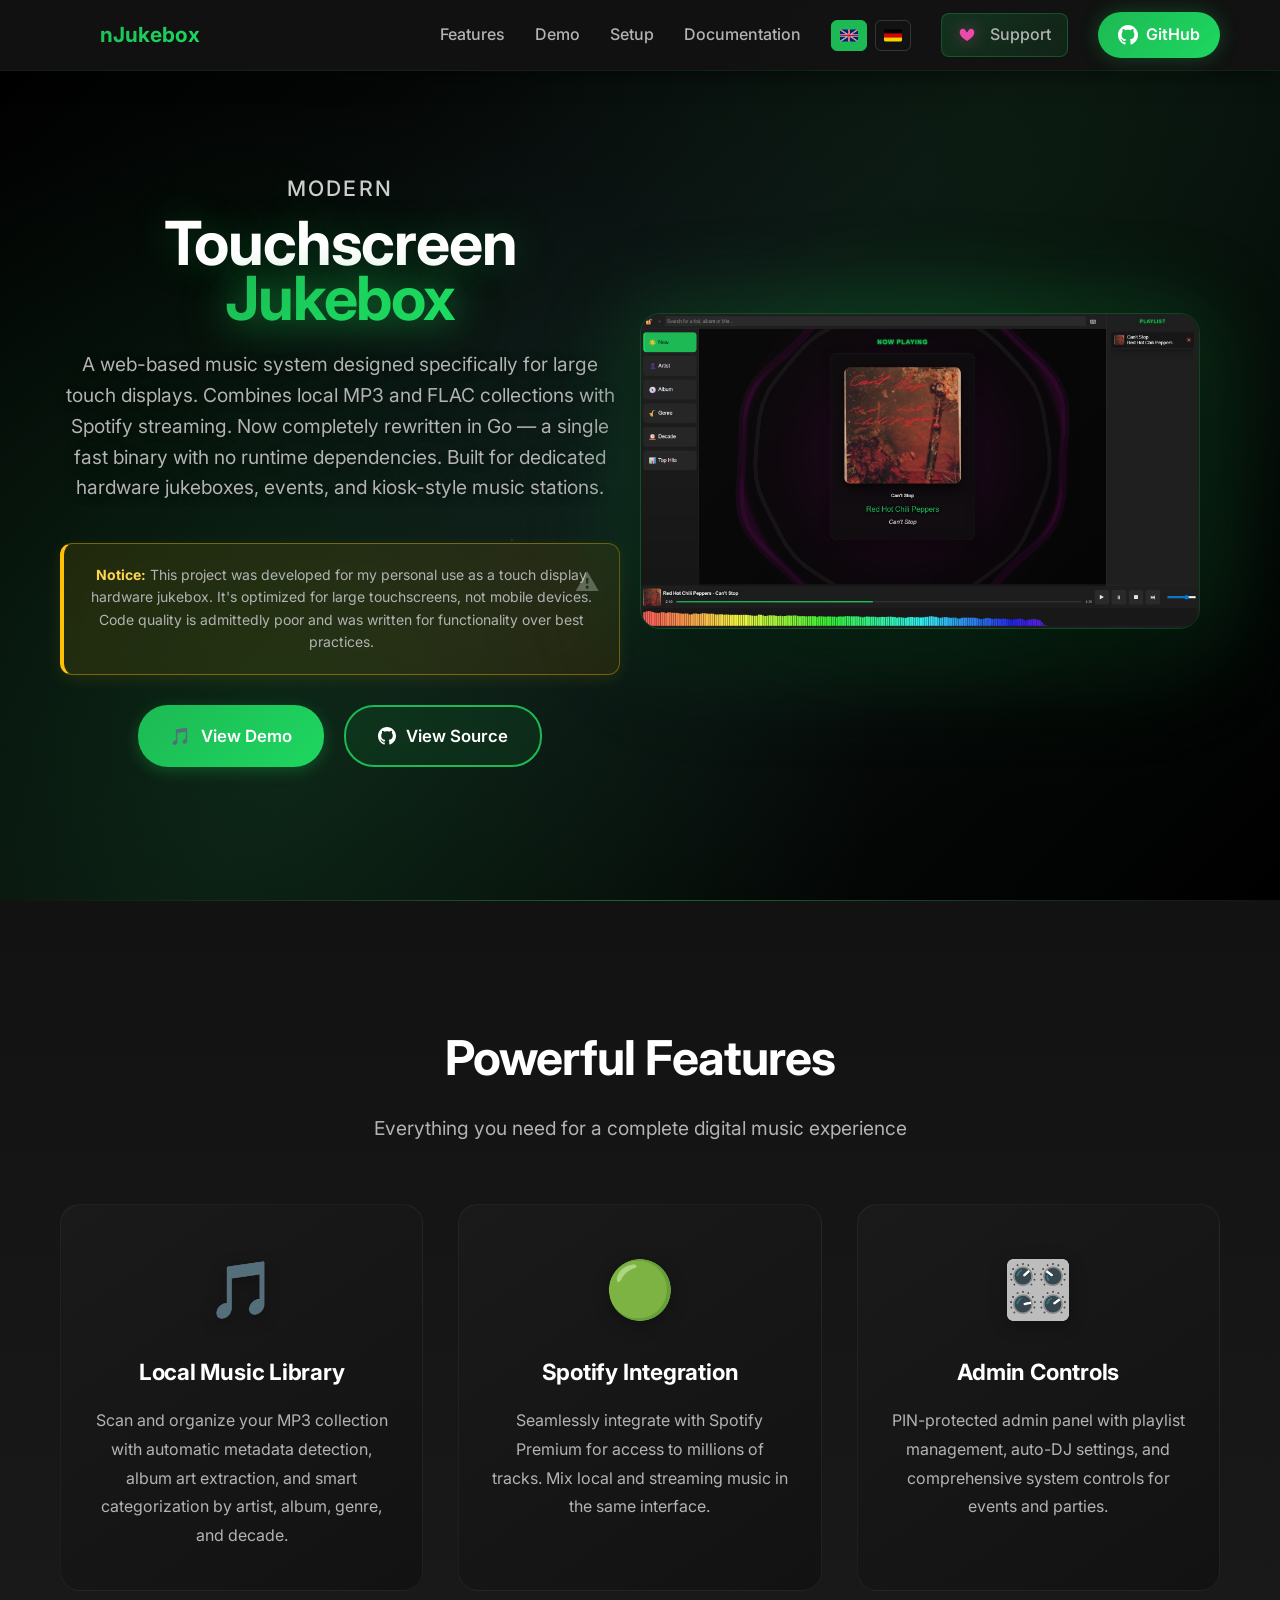
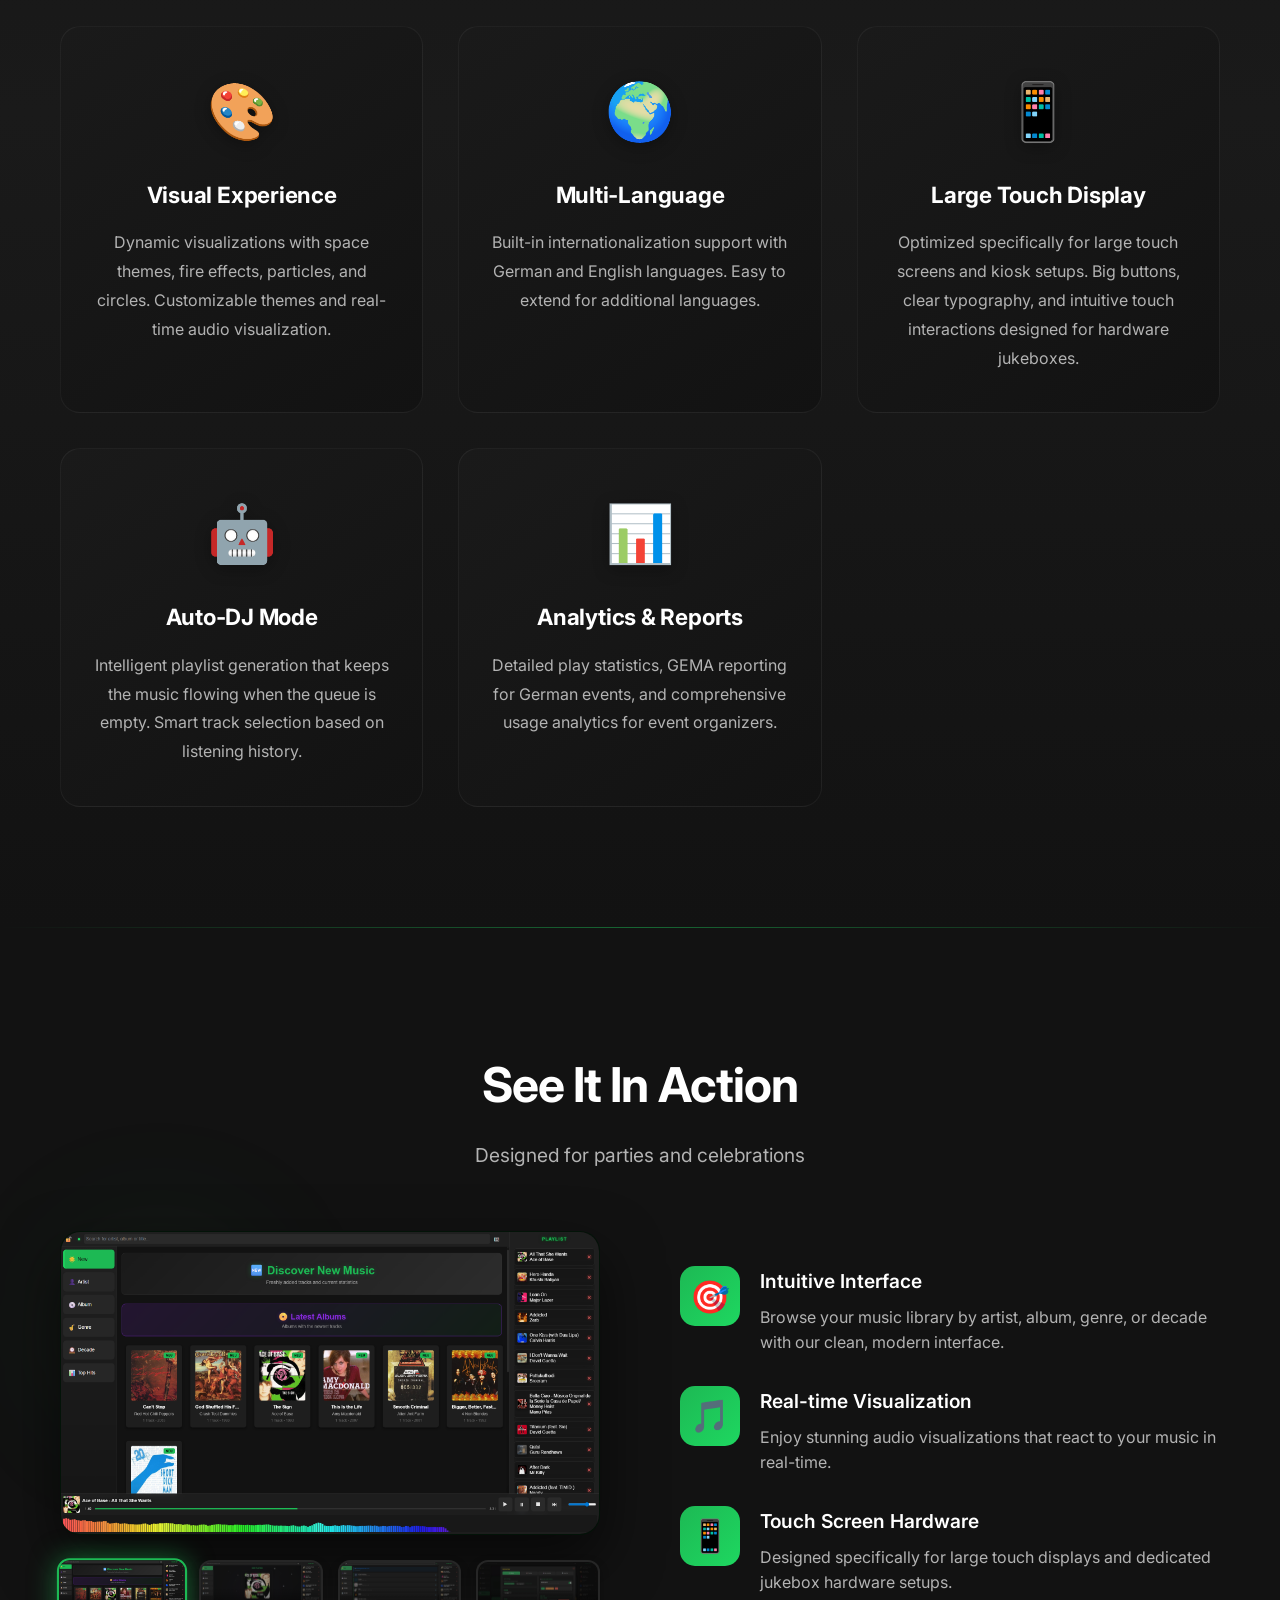
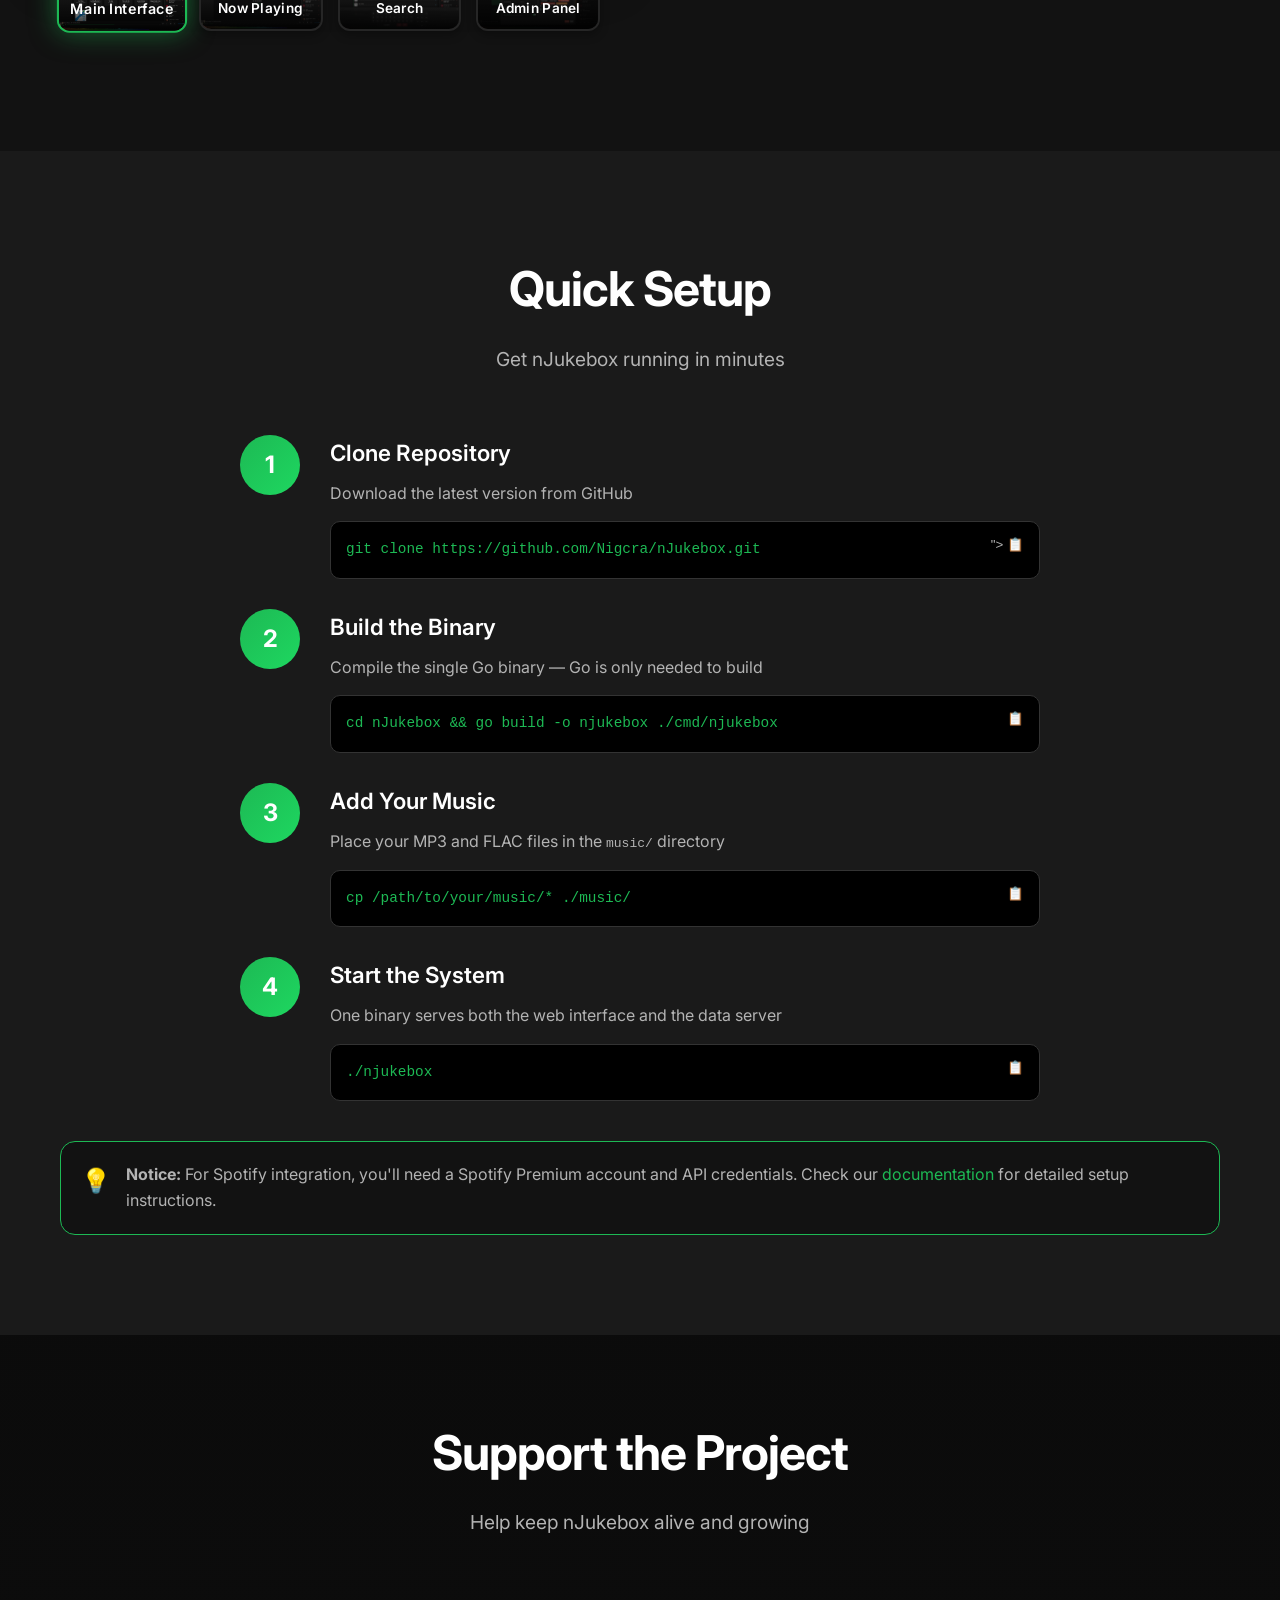
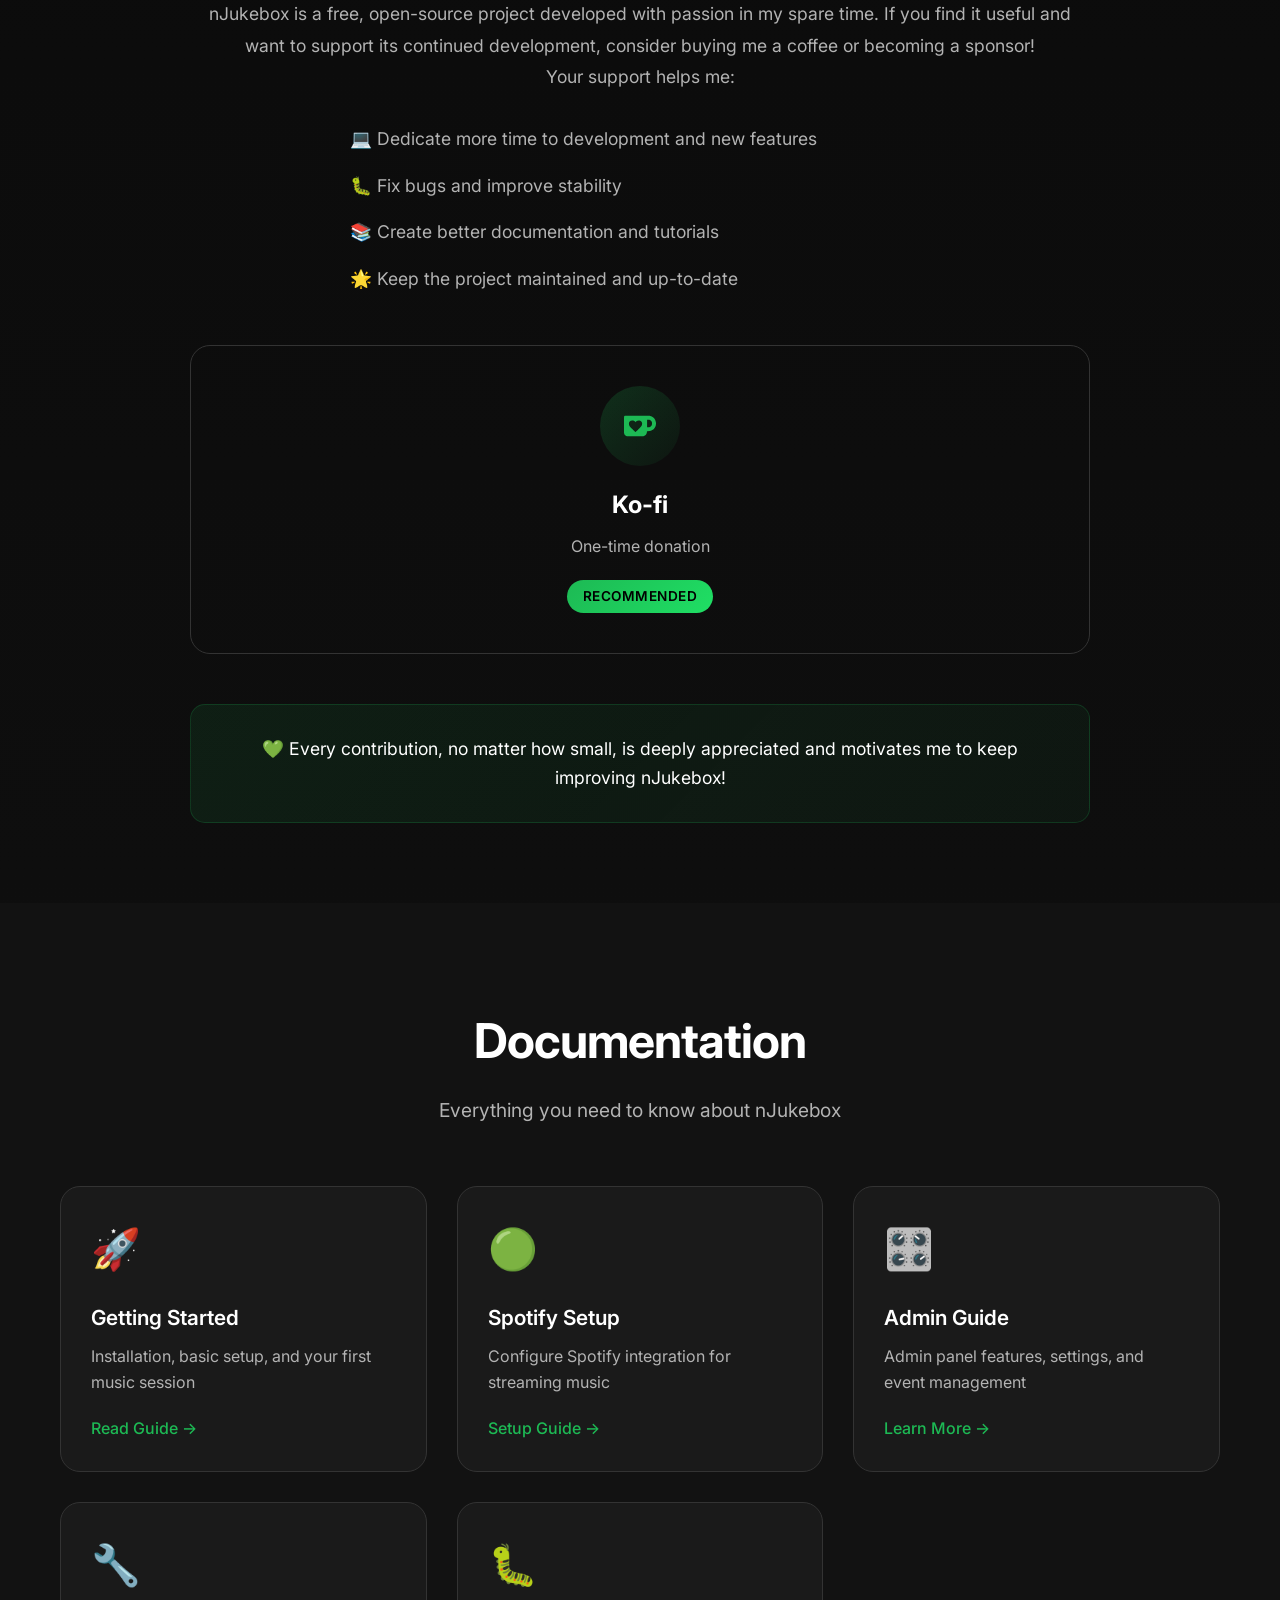
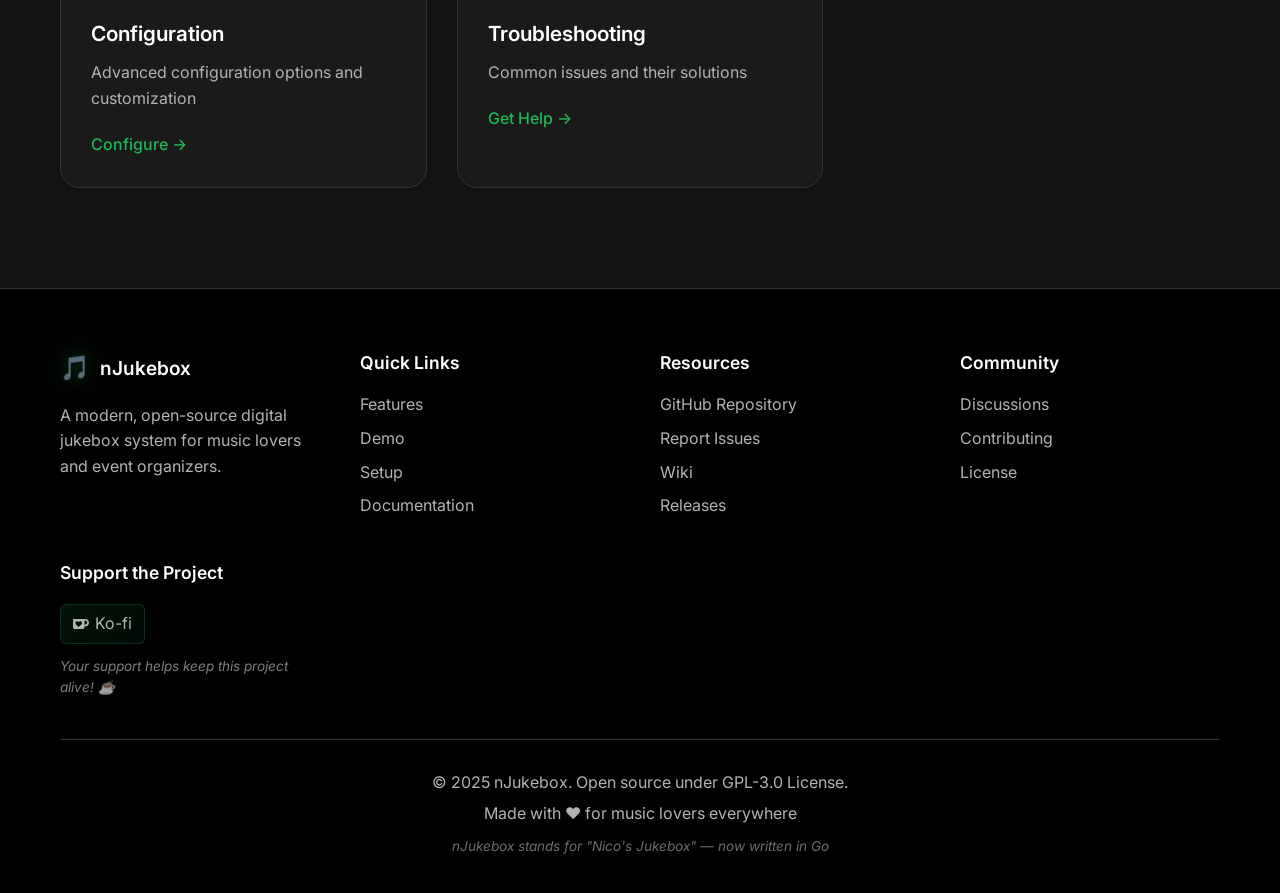
<file: index.html>
<!DOCTYPE html>
<html lang="en">
<head>
    <meta charset="UTF-8">
    <meta name="viewport" content="width=device-width, initial-scale=1.0">
    <title>nJukebox - Modern Touchscreen Music System</title>
    <meta name="description" content="A modern, web-based jukebox system with Spotify integration, admin controls, and multi-language support. Written in Go as a single binary for dedicated hardware jukeboxes and touch displays.">
    <meta name="keywords" content="jukebox, music system, touchscreen, Spotify, Go, golang, web-based jukebox, music player, MP3 player, party music, event music">
    <meta name="author" content="Nigcra">
    <meta http-equiv="X-UA-Compatible" content="IE=edge">
    <meta http-equiv="content-language" content="en, de">
    <meta name="renderer" content="webkit">
    <link rel="canonical" href="https://nigcra.github.io/nJukebox-Website/">
    <link rel="sitemap" type="application/xml" title="Sitemap" href="/sitemap.xml">
    <link rel="icon" href="data:image/svg+xml,<svg xmlns='http://www.w3.org/2000/svg' viewBox='0 0 100 100'><text y='.9em' font-size='90'>🎵</text></svg>">
    <link rel="stylesheet" href="style.css">
    <link href="https://fonts.googleapis.com/css2?family=Inter:wght@300;400;500;600;700&display=swap" rel="stylesheet">
</head>
<body>
    <!-- Hero Section -->
    <header class="hero">
        <nav class="navbar">
            <div class="nav-container">
                <div class="nav-brand">
                    <span class="logo">🎵</span>
                    <span class="brand-name">nJukebox</span>
                </div>
                <div class="nav-menu">
                    <a href="#features" class="nav-link">Features</a>
                    <a href="#demo" class="nav-link">Demo</a>
                    <a href="#setup" class="nav-link">Setup</a>
                    <a href="#docs" class="nav-link">Documentation</a>
                    <div class="language-selector">
                        <button class="lang-btn active" data-lang="en" title="English">
                            <svg class="flag-icon" viewBox="0 0 24 16" fill="none" xmlns="http://www.w3.org/2000/svg">
                                <rect width="24" height="16" fill="#012169"/>
                                <path d="M0 0L24 16M24 0L0 16" stroke="#FFFFFF" stroke-width="1.6"/>
                                <path d="M12 0V16M0 8H24" stroke="#FFFFFF" stroke-width="2.7"/>
                                <path d="M12 0V16M0 8H24" stroke="#C8102E" stroke-width="1.6"/>
                                <path d="M0 0L24 16M24 0L0 16" stroke="#C8102E" stroke-width="0.8"/>
                            </svg>
                        </button>
                        <button class="lang-btn" data-lang="de" title="Deutsch">
                            <svg class="flag-icon" viewBox="0 0 24 16" fill="none" xmlns="http://www.w3.org/2000/svg">
                                <rect width="24" height="5.33" fill="#000000"/>
                                <rect y="5.33" width="24" height="5.33" fill="#DD0000"/>
                                <rect y="10.67" width="24" height="5.33" fill="#FFCE00"/>
                            </svg>
                        </button>
                    </div>
                    <a href="#support" class="nav-link support-btn">
                        <svg width="18" height="18" fill="currentColor" viewBox="0 0 16 16" style="vertical-align: middle; margin-right: 6px;">
                            <path d="M4.25 2.5c-1.336 0-2.75 1.164-2.75 3 0 2.15 1.58 4.144 3.365 5.682A20.565 20.565 0 008 13.393a20.561 20.561 0 003.135-2.211C12.92 9.644 14.5 7.65 14.5 5.5c0-1.836-1.414-3-2.75-3-1.373 0-2.609.986-3.029 2.456a.75.75 0 01-1.442 0C6.859 3.486 5.623 2.5 4.25 2.5z"/>
                        </svg>
                        <span data-lang="en">Support</span>
                        <span data-lang="de" style="display: none;">Unterstützen</span>
                    </a>
                    <a href="https://github.com/Nigcra/nJukebox" class="nav-link github-link" target="_blank">
                        <svg width="20" height="20" fill="currentColor" viewBox="0 0 24 24">
                            <path d="M12 0c-6.626 0-12 5.373-12 12 0 5.302 3.438 9.8 8.207 11.387.599.111.793-.261.793-.577v-2.234c-3.338.726-4.033-1.416-4.033-1.416-.546-1.387-1.333-1.756-1.333-1.756-1.089-.745.083-.729.083-.729 1.205.084 1.839 1.237 1.839 1.237 1.07 1.834 2.807 1.304 3.492.997.107-.775.418-1.305.762-1.604-2.665-.305-5.467-1.334-5.467-5.931 0-1.311.469-2.381 1.236-3.221-.124-.303-.535-1.524.117-3.176 0 0 1.008-.322 3.301 1.23.957-.266 1.983-.399 3.003-.404 1.02.005 2.047.138 3.006.404 2.291-1.552 3.297-1.23 3.297-1.23.653 1.653.242 2.874.118 3.176.77.84 1.235 1.911 1.235 3.221 0 4.609-2.807 5.624-5.479 5.921.43.372.823 1.102.823 2.222v3.293c0 .319.192.694.801.576 4.765-1.589 8.199-6.086 8.199-11.386 0-6.627-5.373-12-12-12z"/>
                        </svg>
                        GitHub
                    </a>
                </div>
                <div class="mobile-menu-toggle">
                    <span></span>
                    <span></span>
                    <span></span>
                </div>
            </div>
        </nav>

        <div class="hero-content">
            <div class="hero-text">                
                <!-- English Content -->
                <div class="lang-content" data-lang="en">
                    <h1 class="hero-title">
                        <span class="title-prefix">Modern</span><br>Touchscreen <span class="gradient-text">Jukebox</span>
                    </h1>
                    <p class="hero-subtitle">
                        A web-based music system designed specifically for large touch displays. Combines local MP3 and FLAC collections with Spotify streaming.
                        Now completely rewritten in Go &mdash; a single fast binary with no runtime dependencies.
                        Built for dedicated hardware jukeboxes, events, and kiosk-style music stations.
                    </p>
                    <div class="disclaimer">
                        <p><strong>Notice:</strong> This project was developed for my personal use as a touch display hardware jukebox. 
                        It's optimized for large touchscreens, not mobile devices. Code quality is admittedly poor and was written for functionality over best practices.</p>
                    </div>
                    <div class="hero-buttons">
                        <a href="#demo" class="btn btn-primary">
                            <span>🎵</span>
                            View Demo
                        </a>
                        <a href="https://github.com/Nigcra/nJukebox" class="btn btn-secondary" target="_blank">
                            <svg width="18" height="18" fill="currentColor" viewBox="0 0 24 24">
                                <path d="M12 0c-6.626 0-12 5.373-12 12 0 5.302 3.438 9.8 8.207 11.387.599.111.793-.261.793-.577v-2.234c-3.338.726-4.033-1.416-4.033-1.416-.546-1.387-1.333-1.756-1.333-1.756-1.089-.745.083-.729.083-.729 1.205.084 1.839 1.237 1.839 1.237 1.07 1.834 2.807 1.304 3.492.997.107-.775.418-1.305.762-1.604-2.665-.305-5.467-1.334-5.467-5.931 0-1.311.469-2.381 1.236-3.221-.124-.303-.535-1.524.117-3.176 0 0 1.008-.322 3.301 1.23.957-.266 1.983-.399 3.003-.404 1.02.005 2.047.138 3.006.404 2.291-1.552 3.297-1.23 3.297-1.23.653 1.653.242 2.874.118 3.176.77.84 1.235 1.911 1.235 3.221 0 4.609-2.807 5.624-5.479 5.921.43.372.823 1.102.823 2.222v3.293c0 .319.192.694.801.576 4.765-1.589 8.199-6.086 8.199-11.386 0-6.627-5.373-12-12-12z"/>
                            </svg>
                            View Source
                        </a>
                    </div>
                </div>
                
                <!-- German Content -->
                <div class="lang-content" data-lang="de" style="display: none;">
                    <h1 class="hero-title">
                        <span class="title-prefix">Moderne</span><br>Touchscreen <span class="gradient-text">Jukebox</span>
                    </h1>
                    <p class="hero-subtitle">
                        Ein webbasiertes Musiksystem, speziell für große Touch-Displays entwickelt. Kombiniert lokale MP3- und FLAC-Sammlungen mit Spotify-Streaming.
                        Jetzt komplett in Go neu geschrieben &mdash; ein einzelnes, schnelles Binary ohne Laufzeitabhängigkeiten.
                        Gebaut für dedizierte Hardware-Jukeboxes, Veranstaltungen und Kiosk-Style Musikstationen.
                    </p>
                    <div class="disclaimer">
                        <p><strong>Hinweis:</strong> Dieses Projekt wurde für meinen persönlichen Gebrauch als Touch-Display Hardware-Jukebox entwickelt. 
                        Es ist für große Touchscreens optimiert, nicht für mobile Geräte. Die Code-Qualität ist zugegebenermaßen schlecht und wurde auf Funktionalität statt auf bewährte Praktiken ausgelegt.</p>
                    </div>
                    <div class="hero-buttons">
                        <a href="#demo" class="btn btn-primary">
                            <span>🎵</span>
                            Demo anzeigen
                        </a>
                        <a href="https://github.com/Nigcra/nJukebox" class="btn btn-secondary" target="_blank">
                            <svg width="18" height="18" fill="currentColor" viewBox="0 0 24 24">
                                <path d="M12 0c-6.626 0-12 5.373-12 12 0 5.302 3.438 9.8 8.207 11.387.599.111.793-.261.793-.577v-2.234c-3.338.726-4.033-1.416-4.033-1.416-.546-1.387-1.333-1.756-1.333-1.756-1.089-.745.083-.729.083-.729 1.205.084 1.839 1.237 1.839 1.237 1.07 1.834 2.807 1.304 3.492.997.107-.775.418-1.305.762-1.604-2.665-.305-5.467-1.334-5.467-5.931 0-1.311.469-2.381 1.236-3.221-.124-.303-.535-1.524.117-3.176 0 0 1.008-.322 3.301 1.23.957-.266 1.983-.399 3.003-.404 1.02.005 2.047.138 3.006.404 2.291-1.552 3.297-1.23 3.297-1.23.653 1.653.242 2.874.118 3.176.77.84 1.235 1.911 1.235 3.221 0 4.609-2.807 5.624-5.479 5.921.43.372.823 1.102.823 2.222v3.293c0 .319.192.694.801.576 4.765-1.589 8.199-6.086 8.199-11.386 0-6.627-5.373-12-12-12z"/>
                            </svg>
                            Quellcode ansehen
                        </a>
                    </div>
                </div>
            </div>
            <div class="hero-visual">
                <div class="hero-screenshot">
                    <img src="screenshots/nowplaying2.png" alt="nJukebox Interface" class="main-screenshot">
                    <div class="screenshot-glow"></div>
                </div>
            </div>
        </div>
    </header>

    <!-- Features Section -->
    <section id="features" class="features">
        <div class="container">
            <div class="section-header" data-lang="en">
                <h2 class="section-title">Powerful Features</h2>
                <p class="section-subtitle">Everything you need for a complete digital music experience</p>
            </div>
            <div class="section-header" data-lang="de" style="display: none;">
                <h2 class="section-title">Leistungsstarke Funktionen</h2>
                <p class="section-subtitle">Alles was du für ein vollständiges digitales Musikerlebnis brauchst</p>
            </div>
            
            <div class="features-grid" data-lang="en">
                <div class="feature-card">
                    <div class="feature-icon">🎵</div>
                    <h3 class="feature-title">Local Music Library</h3>
                    <p class="feature-description">
                        Scan and organize your MP3 collection with automatic metadata detection, 
                        album art extraction, and smart categorization by artist, album, genre, and decade.
                    </p>
                </div>

                <div class="feature-card">
                    <div class="feature-icon">🟢</div>
                    <h3 class="feature-title">Spotify Integration</h3>
                    <p class="feature-description">
                        Seamlessly integrate with Spotify Premium for access to millions of tracks. 
                        Mix local and streaming music in the same interface.
                    </p>
                </div>

                <div class="feature-card">
                    <div class="feature-icon">🎛️</div>
                    <h3 class="feature-title">Admin Controls</h3>
                    <p class="feature-description">
                        PIN-protected admin panel with playlist management, auto-DJ settings, 
                        and comprehensive system controls for events and parties.
                    </p>
                </div>

                <div class="feature-card">
                    <div class="feature-icon">🎨</div>
                    <h3 class="feature-title">Visual Experience</h3>
                    <p class="feature-description">
                        Dynamic visualizations with space themes, fire effects, particles, and circles. 
                        Customizable themes and real-time audio visualization.
                    </p>
                </div>

                <div class="feature-card">
                    <div class="feature-icon">🌍</div>
                    <h3 class="feature-title">Multi-Language</h3>
                    <p class="feature-description">
                        Built-in internationalization support with German and English languages. 
                        Easy to extend for additional languages.
                    </p>
                </div>

                <div class="feature-card">
                    <div class="feature-icon">📱</div>
                    <h3 class="feature-title">Large Touch Display</h3>
                    <p class="feature-description">
                        Optimized specifically for large touch screens and kiosk setups. 
                        Big buttons, clear typography, and intuitive touch interactions designed for hardware jukeboxes.
                    </p>
                </div>

                <div class="feature-card">
                    <div class="feature-icon">🤖</div>
                    <h3 class="feature-title">Auto-DJ Mode</h3>
                    <p class="feature-description">
                        Intelligent playlist generation that keeps the music flowing when the queue is empty. 
                        Smart track selection based on listening history.
                    </p>
                </div>

                <div class="feature-card">
                    <div class="feature-icon">📊</div>
                    <h3 class="feature-title">Analytics & Reports</h3>
                    <p class="feature-description">
                        Detailed play statistics, GEMA reporting for German events, 
                        and comprehensive usage analytics for event organizers.
                    </p>
                </div>
            </div>

            <div class="features-grid" data-lang="de" style="display: none;">
                <div class="feature-card">
                    <div class="feature-icon">🎵</div>
                    <h3 class="feature-title">Lokale Musikbibliothek</h3>
                    <p class="feature-description">
                        Scanne und organisiere deine MP3-Sammlung mit automatischer Metadatenerkennung, 
                        Albumcover-Extraktion und intelligenter Kategorisierung nach Künstler, Album, Genre und Jahrzehnt.
                    </p>
                </div>

                <div class="feature-card">
                    <div class="feature-icon">🟢</div>
                    <h3 class="feature-title">Spotify Integration</h3>
                    <p class="feature-description">
                        Nahtlose Integration mit Spotify Premium für Zugriff auf Millionen von Tracks. 
                        Mische lokale und Streaming-Musik in derselben Oberfläche.
                    </p>
                </div>

                <div class="feature-card">
                    <div class="feature-icon">🎛️</div>
                    <h3 class="feature-title">Admin-Steuerung</h3>
                    <p class="feature-description">
                        PIN-geschütztes Admin-Panel mit Playlist-Verwaltung, Auto-DJ-Einstellungen 
                        und umfassenden Systemkontrollen für Events und Partys.
                    </p>
                </div>

                <div class="feature-card">
                    <div class="feature-icon">🎨</div>
                    <h3 class="feature-title">Visuelles Erlebnis</h3>
                    <p class="feature-description">
                        Dynamische Visualisierungen mit Weltraum-Themen, Feuereffekten, Partikeln und Kreisen. 
                        Anpassbare Themes und Echtzeit-Audio-Visualisierung.
                    </p>
                </div>

                <div class="feature-card">
                    <div class="feature-icon">🌍</div>
                    <h3 class="feature-title">Mehrsprachig</h3>
                    <p class="feature-description">
                        Eingebaute Internationalisierungsunterstützung mit Deutsch und Englisch. 
                        Einfach erweiterbar für zusätzliche Sprachen.
                    </p>
                </div>

                <div class="feature-card">
                    <div class="feature-icon">📱</div>
                    <h3 class="feature-title">Großer Touchscreen</h3>
                    <p class="feature-description">
                        Speziell optimiert für große Touchscreens und Kiosk-Setups. 
                        Große Buttons, klare Typografie und intuitive Touch-Interaktionen für Hardware-Jukeboxen.
                    </p>
                </div>

                <div class="feature-card">
                    <div class="feature-icon">🤖</div>
                    <h3 class="feature-title">Auto-DJ Modus</h3>
                    <p class="feature-description">
                        Intelligente Playlist-Generierung, die die Musik am Laufen hält, wenn die Warteschlange leer ist. 
                        Smarte Track-Auswahl basierend auf Hörhistorie.
                    </p>
                </div>

                <div class="feature-card">
                    <div class="feature-icon">📊</div>
                    <h3 class="feature-title">Analytics & Reports</h3>
                    <p class="feature-description">
                        Detaillierte Abspielstatistiken, GEMA-Reporting für deutsche Events 
                        und umfassende Nutzungsanalysen für Veranstalter.
                    </p>
                </div>
            </div>
        </div>
    </section>

    <!-- Demo Section -->
    <section id="demo" class="demo">
        <div class="container">
            <div class="section-header" data-lang="en">
                <h2 class="section-title">See It In Action</h2>
                <p class="section-subtitle">Designed for parties and celebrations</p>
            </div>
            <div class="section-header" data-lang="de" style="display: none;">
                <h2 class="section-title">nJukebox in Aktion</h2>
                <p class="section-subtitle">Entwickelt für Feiern und Partys</p>
            </div>
            
            <div class="demo-container" data-lang="en">
                <div class="demo-gallery">
                    <div class="gallery-main">
                        <img src="screenshots/main.png" alt="nJukebox Main Interface" class="screenshot active" data-screenshot="main">
                        <img src="screenshots/nowplaying.png" alt="Now Playing" class="screenshot" data-screenshot="nowplaying">
                        <img src="screenshots/search.png" alt="Search Interface" class="screenshot" data-screenshot="search">
                        <img src="screenshots/admin.png" alt="Admin Panel" class="screenshot" data-screenshot="admin">
                    </div>
                    <div class="gallery-thumbnails">
                        <div class="thumbnail active" data-target="main">
                            <img src="screenshots/main.png" alt="Main">
                            <span>Main Interface</span>
                        </div>
                        <div class="thumbnail" data-target="nowplaying">
                            <img src="screenshots/nowplaying.png" alt="Now Playing">
                            <span>Now Playing</span>
                        </div>
                        <div class="thumbnail" data-target="search">
                            <img src="screenshots/search.png" alt="Search">
                            <span>Search</span>
                        </div>
                        <div class="thumbnail" data-target="admin">
                            <img src="screenshots/admin.png" alt="Admin">
                            <span>Admin Panel</span>
                        </div>
                    </div>
                </div>
                
                <div class="demo-features">
                    <div class="demo-feature">
                        <div class="demo-feature-icon">🎯</div>
                        <div class="demo-feature-content">
                            <h4>Intuitive Interface</h4>
                            <p>Browse your music library by artist, album, genre, or decade with our clean, modern interface.</p>
                        </div>
                    </div>
                    
                    <div class="demo-feature">
                        <div class="demo-feature-icon">🎵</div>
                        <div class="demo-feature-content">
                            <h4>Real-time Visualization</h4>
                            <p>Enjoy stunning audio visualizations that react to your music in real-time.</p>
                        </div>
                    </div>
                    
                    <div class="demo-feature">
                        <div class="demo-feature-icon">📱</div>
                        <div class="demo-feature-content">
                            <h4>Touch Screen Hardware</h4>
                            <p>Designed specifically for large touch displays and dedicated jukebox hardware setups.</p>
                        </div>
                    </div>
                </div>
            </div>

            <div class="demo-container" data-lang="de" style="display: none;">
                <div class="demo-gallery">
                    <div class="gallery-main">
                        <img src="screenshots/main.png" alt="nJukebox Hauptoberfläche" class="screenshot active" data-screenshot="main">
                        <img src="screenshots/nowplaying.png" alt="Aktuell läuft" class="screenshot" data-screenshot="nowplaying">
                        <img src="screenshots/search.png" alt="Suche" class="screenshot" data-screenshot="search">
                        <img src="screenshots/admin.png" alt="Admin-Panel" class="screenshot" data-screenshot="admin">
                    </div>
                    <div class="gallery-thumbnails">
                        <div class="thumbnail active" data-target="main">
                            <img src="screenshots/main.png" alt="Hauptansicht">
                            <span>Hauptansicht</span>
                        </div>
                        <div class="thumbnail" data-target="nowplaying">
                            <img src="screenshots/nowplaying.png" alt="Aktuell läuft">
                            <span>Aktuell läuft</span>
                        </div>
                        <div class="thumbnail" data-target="search">
                            <img src="screenshots/search.png" alt="Suche">
                            <span>Suche</span>
                        </div>
                        <div class="thumbnail" data-target="admin">
                            <img src="screenshots/admin.png" alt="Admin">
                            <span>Admin-Panel</span>
                        </div>
                    </div>
                </div>
                
                <div class="demo-features">
                    <div class="demo-feature">
                        <div class="demo-feature-icon">🎯</div>
                        <div class="demo-feature-content">
                            <h4>Intuitive Oberfläche</h4>
                            <p>Durchsuche deine Musikbibliothek nach Künstler, Album, Genre oder Jahrzehnt mit unserer modernen Benutzeroberfläche.</p>
                        </div>
                    </div>
                    
                    <div class="demo-feature">
                        <div class="demo-feature-icon">🎵</div>
                        <div class="demo-feature-content">
                            <h4>Echtzeit-Visualisierung</h4>
                            <p>Genieße beeindruckende Audio-Visualisierungen, die in Echtzeit auf deine Musik reagieren.</p>
                        </div>
                    </div>
                    
                    <div class="demo-feature">
                        <div class="demo-feature-icon">📱</div>
                        <div class="demo-feature-content">
                            <h4>Touchscreen-Hardware</h4>
                            <p>Speziell entwickelt für große Touchscreens und dedizierte Jukebox-Hardware-Setups.</p>
                        </div>
                    </div>
                </div>
            </div>
        </div>
    </section>

    <!-- Setup Section -->
    <section id="setup" class="setup">
        <div class="container">
            <div class="section-header" data-lang="en">
                <h2 class="section-title">Quick Setup</h2>
                <p class="section-subtitle">Get nJukebox running in minutes</p>
            </div>
            <div class="section-header" data-lang="de" style="display: none;">
                <h2 class="section-title">Schnelle Einrichtung</h2>
                <p class="section-subtitle">Bring nJukebox in Minuten zum Laufen</p>
            </div>
            
            <div class="setup-steps" data-lang="en">
                <div class="step">
                    <div class="step-number">1</div>
                    <div class="step-content">
                        <h3>Clone Repository</h3>
                        <p>Download the latest version from GitHub</p>
                        <div class="code-block">
                            <code>git clone https://github.com/Nigcra/nJukebox.git</code>
                            <button class="copy-btn" onclick="copyToClipboard('git clone https://github.com/Nigcra/nJukebox.git')">">
                                📋
                            </button>
                        </div>
                    </div>
                </div>

                <div class="step">
                    <div class="step-number">2</div>
                    <div class="step-content">
                        <h3>Build the Binary</h3>
                        <p>Compile the single Go binary — Go is only needed to build</p>
                        <div class="code-block">
                            <code>cd nJukebox && go build -o njukebox ./cmd/njukebox</code>
                            <button class="copy-btn" onclick="copyToClipboard('cd nJukebox && go build -o njukebox ./cmd/njukebox')">
                                📋
                            </button>
                        </div>
                    </div>
                </div>

                <div class="step">
                    <div class="step-number">3</div>
                    <div class="step-content">
                        <h3>Add Your Music</h3>
                        <p>Place your MP3 and FLAC files in the <code>music/</code> directory</p>
                        <div class="code-block">
                            <code>cp /path/to/your/music/* ./music/</code>
                            <button class="copy-btn" onclick="copyToClipboard('cp /path/to/your/music/* ./music/')">
                                📋
                            </button>
                        </div>
                    </div>
                </div>

                <div class="step">
                    <div class="step-number">4</div>
                    <div class="step-content">
                        <h3>Start the System</h3>
                        <p>One binary serves both the web interface and the data server</p>
                        <div class="code-block">
                            <code>./njukebox</code>
                            <button class="copy-btn" onclick="copyToClipboard('./njukebox')">
                                📋
                            </button>
                        </div>
                    </div>
                </div>
            </div>

            <div class="setup-steps" data-lang="de" style="display: none;">
                <div class="step">
                    <div class="step-number">1</div>
                    <div class="step-content">
                        <h3>Repository klonen</h3>
                        <p>Lade die neueste Version von GitHub herunter</p>
                        <div class="code-block">
                            <code>git clone https://github.com/Nigcra/nJukebox.git</code>
                            <button class="copy-btn" onclick="copyToClipboard('git clone https://github.com/Nigcra/nJukebox.git')">">
                                📋
                            </button>
                        </div>
                    </div>
                </div>

                <div class="step">
                    <div class="step-number">2</div>
                    <div class="step-content">
                        <h3>Binary bauen</h3>
                        <p>Kompiliere das einzelne Go-Binary — Go wird nur zum Bauen benötigt</p>
                        <div class="code-block">
                            <code>cd nJukebox && go build -o njukebox ./cmd/njukebox</code>
                            <button class="copy-btn" onclick="copyToClipboard('cd nJukebox && go build -o njukebox ./cmd/njukebox')">
                                📋
                            </button>
                        </div>
                    </div>
                </div>

                <div class="step">
                    <div class="step-number">3</div>
                    <div class="step-content">
                        <h3>Musik hinzufügen</h3>
                        <p>Platziere deine MP3- und FLAC-Dateien im <code>music/</code> Verzeichnis</p>
                        <div class="code-block">
                            <code>cp /pfad/zu/deiner/musik/* ./music/</code>
                            <button class="copy-btn" onclick="copyToClipboard('cp /pfad/zu/deiner/musik/* ./music/')">
                                📋
                            </button>
                        </div>
                    </div>
                </div>

                <div class="step">
                    <div class="step-number">4</div>
                    <div class="step-content">
                        <h3>System starten</h3>
                        <p>Ein Binary startet Web-Oberfläche und Datenserver zugleich</p>
                        <div class="code-block">
                            <code>./njukebox</code>
                            <button class="copy-btn" onclick="copyToClipboard('./njukebox')">
                                📋
                            </button>
                        </div>
                    </div>
                </div>
            </div>

            <div class="setup-note" data-lang="en">
                <div class="note-icon">💡</div>
                <div class="note-content">
                    <strong>Notice:</strong> For Spotify integration, you'll need a Spotify Premium account and API credentials. 
                    Check our <a href="#docs">documentation</a> for detailed setup instructions.
                </div>
            </div>
            <div class="setup-note" data-lang="de" style="display: none;">
                <div class="note-icon">💡</div>
                <div class="note-content">
                    <strong>Hinweis:</strong> Für die Spotify-Integration benötigst du ein Spotify Premium-Konto und API-Zugangsdaten. 
                    Schau in unsere <a href="#docs">Dokumentation</a> für detaillierte Installationsanweisungen.
                </div>
            </div>
        </div>
    </section>

    <!-- Support Section -->
    <section id="support" class="support-section">
        <div class="container">
            <div class="section-header" data-lang="en">
                <h2 class="section-title">Support the Project</h2>
                <p class="section-subtitle">Help keep nJukebox alive and growing</p>
            </div>
            
            <div class="section-header" data-lang="de" style="display: none;">
                <h2 class="section-title">Projekt unterstützen</h2>
                <p class="section-subtitle">Hilf mit, nJukebox am Leben zu erhalten</p>
            </div>

            <div class="support-content">
                <div class="support-text" data-lang="en">
                    <p>nJukebox is a free, open-source project developed with passion in my spare time. If you find it useful and want to support its continued development, consider buying me a coffee or becoming a sponsor!</p>
                    <p>Your support helps me:</p>
                    <ul>
                        <li>💻 Dedicate more time to development and new features</li>
                        <li>🐛 Fix bugs and improve stability</li>
                        <li>📚 Create better documentation and tutorials</li>
                        <li>🌟 Keep the project maintained and up-to-date</li>
                    </ul>
                </div>

                <div class="support-text" data-lang="de" style="display: none;">
                    <p>nJukebox ist ein kostenloses Open-Source-Projekt, das ich mit Leidenschaft in meiner Freizeit entwickle. Wenn du es nützlich findest und die weitere Entwicklung unterstützen möchtest, spendier mir einen Kaffee oder werde Sponsor!</p>
                    <p>Deine Unterstützung hilft mir:</p>
                    <ul>
                        <li>💻 Mehr Zeit für Entwicklung und neue Features zu investieren</li>
                        <li>🐛 Bugs zu beheben und Stabilität zu verbessern</li>
                        <li>📚 Bessere Dokumentation und Tutorials zu erstellen</li>
                        <li>🌟 Das Projekt gepflegt und aktuell zu halten</li>
                    </ul>
                </div>

                <div class="support-options">
                    <a href="https://ko-fi.com/njukebox" target="_blank" class="support-card kofi">
                        <div class="support-card-icon">
                            <svg width="32" height="32" viewBox="0 0 24 24" fill="currentColor">
                                <path d="M23.881 8.948c-.773-4.085-4.859-4.593-4.859-4.593H.723c-.604 0-.679.798-.679.798s-.082 7.324-.022 11.822c.164 2.424 2.586 2.672 2.586 2.672s8.267-.023 11.966-.049c2.438-.426 2.683-2.566 2.658-3.734 4.352.24 7.422-2.831 6.649-6.916zm-11.062 3.511c-1.246 1.453-4.011 3.976-4.011 3.976s-.121.119-.31.023c-.076-.057-.108-.09-.108-.09-.443-.441-3.368-3.049-4.034-3.954-.709-.965-1.041-2.7-.091-3.71.951-1.01 3.005-1.086 4.363.407 0 0 1.565-1.782 3.468-.963 1.904.82 1.832 3.011.723 4.311zm6.173.478c-.928.116-1.682.028-1.682.028V7.284h1.77s1.971.551 1.971 2.638c0 1.913-.985 2.667-2.059 3.015z"/>
                            </svg>
                        </div>
                        <h3>Ko-fi</h3>
                        <p data-lang="en">One-time donation</p>
                        <p data-lang="de" style="display: none;">Einmalige Spende</p>
                        <span class="support-badge" data-lang="en">Recommended</span>
                        <span class="support-badge" data-lang="de" style="display: none;">Empfohlen</span>
                    </a>
                </div>

                <div class="support-message" data-lang="en">
                    <p>💚 Every contribution, no matter how small, is deeply appreciated and motivates me to keep improving nJukebox!</p>
                </div>
                <div class="support-message" data-lang="de" style="display: none;">
                    <p>💚 Jeder Beitrag, egal wie klein, wird sehr geschätzt und motiviert mich, nJukebox weiter zu verbessern!</p>
                </div>
            </div>
        </div>
    </section>

    <!-- Documentation Section -->
    <section id="docs" class="docs">
        <div class="container">
            <div class="section-header" data-lang="en">
                <h2 class="section-title">Documentation</h2>
                <p class="section-subtitle">Everything you need to know about nJukebox</p>
            </div>
            
            <div class="section-header" data-lang="de" style="display: none;">
                <h2 class="section-title">Dokumentation</h2>
                <p class="section-subtitle">Alles, was Sie über nJukebox wissen müssen</p>
            </div>
            
            <div class="docs-grid" data-lang="en">
                <div class="doc-card">
                    <div class="doc-icon">🚀</div>
                    <h3>Getting Started</h3>
                    <p>Installation, basic setup, and your first music session</p>
                    <a href="docs/getting-started.html" class="doc-link">Read Guide →</a>
                </div>

                <div class="doc-card">
                    <div class="doc-icon">🟢</div>
                    <h3>Spotify Setup</h3>
                    <p>Configure Spotify integration for streaming music</p>
                    <a href="docs/spotify-setup.html" class="doc-link">Setup Guide →</a>
                </div>

                <div class="doc-card">
                    <div class="doc-icon">🎛️</div>
                    <h3>Admin Guide</h3>
                    <p>Admin panel features, settings, and event management</p>
                    <a href="docs/admin-guide.html" class="doc-link">Learn More →</a>
                </div>

                <div class="doc-card">
                    <div class="doc-icon">🔧</div>
                    <h3>Configuration</h3>
                    <p>Advanced configuration options and customization</p>
                    <a href="docs/configuration.html" class="doc-link">Configure →</a>
                </div>

                <div class="doc-card">
                    <div class="doc-icon">🐛</div>
                    <h3>Troubleshooting</h3>
                    <p>Common issues and their solutions</p>
                    <a href="docs/troubleshooting.html" class="doc-link">Get Help →</a>
                </div>
            </div>
            
            <div class="docs-grid" data-lang="de" style="display: none;">
                <div class="doc-card">
                    <div class="doc-icon">🚀</div>
                    <h3>Erste Schritte</h3>
                    <p>Installation, Grundeinrichtung und Ihre erste Musiksession</p>
                    <a href="docs/getting-started.html" class="doc-link">Anleitung lesen →</a>
                </div>

                <div class="doc-card">
                    <div class="doc-icon">🟢</div>
                    <h3>Spotify-Einrichtung</h3>
                    <p>Spotify-Integration für Musik-Streaming konfigurieren</p>
                    <a href="docs/spotify-setup.html" class="doc-link">Einrichtungsanleitung →</a>
                </div>

                <div class="doc-card">
                    <div class="doc-icon">🎛️</div>
                    <h3>Admin-Anleitung</h3>
                    <p>Admin-Panel-Funktionen, Einstellungen und Event-Management</p>
                    <a href="docs/admin-guide.html" class="doc-link">Mehr erfahren →</a>
                </div>

                <div class="doc-card">
                    <div class="doc-icon">🔧</div>
                    <h3>Konfiguration</h3>
                    <p>Erweiterte Konfigurationsoptionen und Anpassungen</p>
                    <a href="docs/configuration.html" class="doc-link">Konfigurieren →</a>
                </div>

                <div class="doc-card">
                    <div class="doc-icon">🐛</div>
                    <h3>Fehlerbehebung</h3>
                    <p>Häufige Probleme und ihre Lösungen</p>
                    <a href="docs/troubleshooting.html" class="doc-link">Hilfe erhalten →</a>
                </div>
            </div>
        </div>
    </section>

    <!-- Footer -->
    <footer class="footer">
        <div class="container">
            <div class="footer-content">
                <div class="footer-section">
                    <div class="footer-brand">
                        <span class="logo">🎵</span>
                        <span class="brand-name">nJukebox</span>
                    </div>
                    <p class="footer-description" data-lang="en">
                        A modern, open-source digital jukebox system for music lovers and event organizers.
                    </p>
                    <p class="footer-description" data-lang="de" style="display: none;">
                        Ein modernes, quelloffenes digitales Jukebox-System für Musikliebhaber und Veranstalter.
                    </p>
                </div>
                
                <div class="footer-section">
                    <h4 data-lang="en">Quick Links</h4>
                    <h4 data-lang="de" style="display: none;">Schnellzugriff</h4>
                    <ul class="footer-links">
                        <li><a href="#features"><span data-lang="en">Features</span><span data-lang="de" style="display: none;">Funktionen</span></a></li>
                        <li><a href="#demo">Demo</a></li>
                        <li><a href="#setup">Setup</a></li>
                        <li><a href="#docs"><span data-lang="en">Documentation</span><span data-lang="de" style="display: none;">Dokumentation</span></a></li>
                    </ul>
                </div>
                
                <div class="footer-section">
                    <h4>Resources</h4>
                    <ul class="footer-links">
                        <li><a href="https://github.com/Nigcra/nJukebox" target="_blank">GitHub Repository</a></li>
                        <li><a href="https://github.com/Nigcra/nJukebox/issues" target="_blank"><span data-lang="en">Report Issues</span><span data-lang="de" style="display: none;">Probleme melden</span></a></li>
                        <li><a href="https://github.com/Nigcra/nJukebox/wiki" target="_blank">Wiki</a></li>
                        <li><a href="https://github.com/Nigcra/nJukebox/releases" target="_blank">Releases</a></li>
                    </ul>
                </div>
                
                <div class="footer-section">
                    <h4 data-lang="en">Community</h4>
                    <h4 data-lang="de" style="display: none;">Gemeinschaft</h4>
                    <ul class="footer-links">
                        <li><a href="https://github.com/Nigcra/nJukebox/discussions" target="_blank"><span data-lang="en">Discussions</span><span data-lang="de" style="display: none;">Diskussionen</span></a></li>
                        <li><a href="https://github.com/Nigcra/nJukebox/blob/main/CONTRIBUTING.md" target="_blank"><span data-lang="en">Contributing</span><span data-lang="de" style="display: none;">Mitwirken</span></a></li>
                        <li><a href="https://github.com/Nigcra/nJukebox/blob/main/LICENSE" target="_blank"><span data-lang="en">License</span><span data-lang="de" style="display: none;">Lizenz</span></a></li>
                    </ul>
                </div>

                <div class="footer-section">
                    <h4 data-lang="en">Support the Project</h4>
                    <h4 data-lang="de" style="display: none;">Projekt unterstützen</h4>
                    <ul class="footer-links">
                        <li><a href="https://ko-fi.com/njukebox" target="_blank" class="support-link">
                            <svg width="16" height="16" viewBox="0 0 24 24" fill="currentColor" style="vertical-align: middle; margin-right: 6px;">
                                <path d="M23.881 8.948c-.773-4.085-4.859-4.593-4.859-4.593H.723c-.604 0-.679.798-.679.798s-.082 7.324-.022 11.822c.164 2.424 2.586 2.672 2.586 2.672s8.267-.023 11.966-.049c2.438-.426 2.683-2.566 2.658-3.734 4.352.24 7.422-2.831 6.649-6.916zm-11.062 3.511c-1.246 1.453-4.011 3.976-4.011 3.976s-.121.119-.31.023c-.076-.057-.108-.09-.108-.09-.443-.441-3.368-3.049-4.034-3.954-.709-.965-1.041-2.7-.091-3.71.951-1.01 3.005-1.086 4.363.407 0 0 1.565-1.782 3.468-.963 1.904.82 1.832 3.011.723 4.311zm6.173.478c-.928.116-1.682.028-1.682.028V7.284h1.77s1.971.551 1.971 2.638c0 1.913-.985 2.667-2.059 3.015z"/>
                            </svg>
                            Ko-fi
                        </a></li>
                    </ul>
                    <p class="support-note" data-lang="en" style="font-size: 0.85em; margin-top: 10px; opacity: 0.7;">Your support helps keep this project alive! ☕</p>
                    <p class="support-note" data-lang="de" style="display: none; font-size: 0.85em; margin-top: 10px; opacity: 0.7;">Deine Unterstützung hält dieses Projekt am Leben! ☕</p>
                </div>
            </div>
            
            <div class="footer-bottom">
                <p data-lang="en">&copy; 2025 nJukebox. Open source under GPL-3.0 License.</p>
                <p data-lang="de" style="display: none;">&copy; 2025 nJukebox. Open Source unter GPL-3.0-Lizenz.</p>
                <p data-lang="en">Made with ❤️ for music lovers everywhere</p>
                <p data-lang="de" style="display: none;">Mit ❤️ gemacht für Musikliebhaber überall</p>
                <p style="font-size: 0.85em; opacity: 0.6; margin-top: 10px;">
                    <span data-lang="en"><em>nJukebox stands for "Nico's Jukebox" &mdash; now written in Go</em></span>
                    <span data-lang="de" style="display: none;"><em>nJukebox steht für "Nico's Jukebox" &mdash; jetzt in Go geschrieben</em></span>
                </p>
            </div>
        </div>
    </footer>

    <script src="script.js"></script>
</body>
</html>
</file>
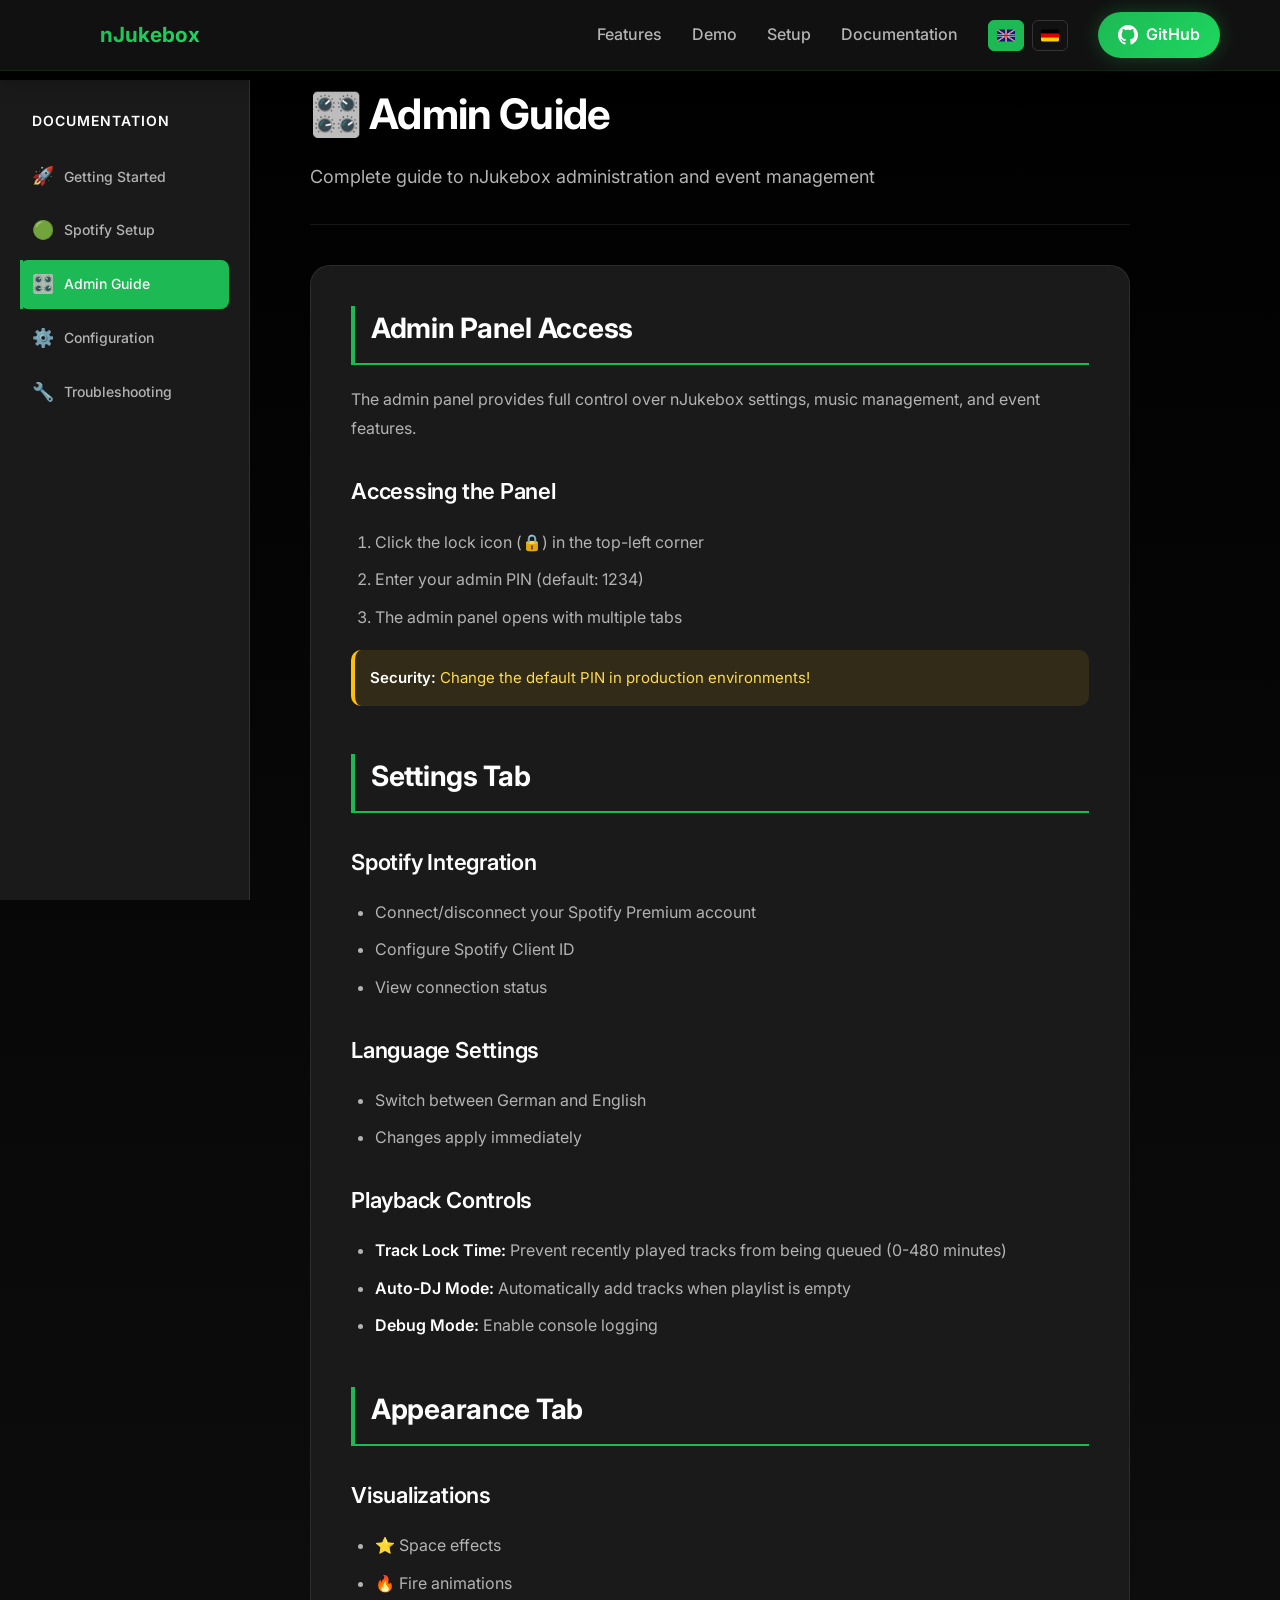
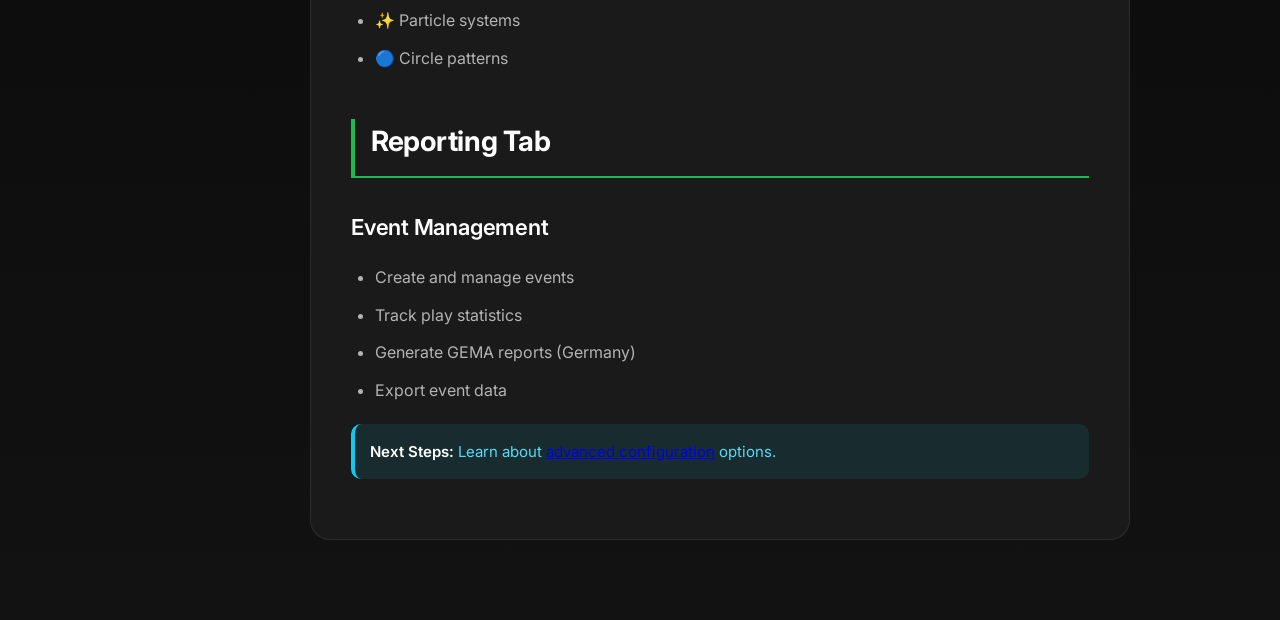
<file: docs/admin-guide.html>
<!DOCTYPE html>
<html lang="en">
<head>
    <meta charset="UTF-8">
    <meta name="viewport" content="width=device-width, initial-scale=1.0">
    <title>Admin Guide - nJukebox Documentation</title>
    <link rel="stylesheet" href="../style.css">
    <link href="https://fonts.googleapis.com/css2?family=Inter:wght@300;400;500;600;700&display=swap" rel="stylesheet">
    <style>
        body {
            display: flex;
            margin: 0;
            padding-top: 80px;
        }
        
        .doc-sidebar {
            position: fixed;
            left: 0;
            top: 80px;
            width: 250px;
            height: calc(100vh - 80px);
            background: var(--background-light);
            padding: 30px 20px;
            overflow-y: auto;
            border-right: 1px solid rgba(255, 255, 255, 0.1);
        }
        
        .doc-sidebar h3 {
            color: var(--text-primary);
            font-size: 14px;
            text-transform: uppercase;
            letter-spacing: 1px;
            margin-bottom: 20px;
            padding-left: 12px;
        }
        
        .doc-sidebar ul {
            list-style: none;
            margin: 0;
            padding: 0;
        }
        
        .doc-sidebar li {
            margin-bottom: 5px;
        }
        
        .doc-sidebar a {
            color: var(--text-secondary);
            text-decoration: none;
            padding: 10px 12px;
            border-radius: 8px;
            display: flex;
            align-items: center;
            gap: 10px;
            transition: all 0.3s ease;
            font-size: 14px;
        }
        
        .doc-sidebar a:hover {
            background: rgba(29, 185, 84, 0.1);
            color: var(--text-primary);
        }
        
        .doc-sidebar a.active {
            background: var(--primary-color);
            color: white;
        }
        
        .doc-sidebar a .icon {
            font-size: 18px;
        }
        
        .doc-main {
            margin-left: 270px;
            flex: 1;
            padding: 0 40px 40px;
            max-width: 900px;
        }
        
        .doc-container {
            width: 100%;
        }
        
        .doc-header {
            margin-bottom: 40px;
        }
        
        .doc-content {
            background: var(--background-light);
            padding: 40px;
            border-radius: 20px;
            margin-bottom: 40px;
        }
        
        h1, h2, h3 {
            color: var(--text-primary);
            margin-bottom: 20px;
        }
        
        h2 {
            border-bottom: 2px solid var(--primary-color);
            padding-bottom: 10px;
            margin-top: 40px;
        }
        
        p, li {
            color: var(--text-secondary);
            line-height: 1.6;
            margin-bottom: 15px;
        }
        
        .warning, .info, .success {
            padding: 15px;
            border-radius: 10px;
            margin: 20px 0;
            border-left: 4px solid;
        }
        
        .warning {
            background: rgba(255, 193, 7, 0.1);
            border-color: #ffc107;
        }
        
        .info {
            background: rgba(13, 202, 240, 0.1);
            border-color: #0dcaf0;
        }
        
        .success {
            background: rgba(29, 185, 84, 0.1);
            border-color: var(--primary-color);
        }
        
        pre {
            background: var(--background-darker);
            padding: 20px;
            border-radius: 10px;
            overflow-x: auto;
            margin: 20px 0;
        }
        
        code {
            color: var(--primary-color);
            font-family: 'SF Mono', Monaco, 'Cascadia Code', monospace;
        }
        
        @media (max-width: 768px) {
            .doc-sidebar {
                display: none;
            }
            .doc-main {
                margin-left: 0;
                padding: 0 20px 40px;
            }
        }
    </style>
</head>
<body>
    <nav class="navbar" style="position: fixed; top: 0; left: 0; right: 0; z-index: 1000; background: rgba(18, 18, 18, 0.98);">
        <div class="nav-container">
            <div class="nav-brand">
                <a href="../index.html" style="display: flex; align-items: center; gap: 10px; text-decoration: none; color: inherit;">
                    <span class="logo">🎵</span>
                    <span class="brand-name">nJukebox</span>
                </a>
            </div>
            <div class="nav-menu">
                <a href="../index.html#features" class="nav-link">Features</a>
                <a href="../index.html#demo" class="nav-link">Demo</a>
                <a href="../index.html#setup" class="nav-link">Setup</a>
                <a href="../index.html#docs" class="nav-link">Documentation</a>
                <div class="language-selector">
                    <button class="lang-btn active" data-lang="en" title="English">
                        <svg class="flag-icon" viewBox="0 0 24 16" fill="none" xmlns="http://www.w3.org/2000/svg">
                            <rect width="24" height="16" fill="#012169"/>
                            <path d="M0 0L24 16M24 0L0 16" stroke="#FFFFFF" stroke-width="1.6"/>
                            <path d="M12 0V16M0 8H24" stroke="#FFFFFF" stroke-width="2.7"/>
                            <path d="M12 0V16M0 8H24" stroke="#C8102E" stroke-width="1.6"/>
                            <path d="M0 0L24 16M24 0L0 16" stroke="#C8102E" stroke-width="0.8"/>
                        </svg>
                    </button>
                    <button class="lang-btn" data-lang="de" title="Deutsch">
                        <svg class="flag-icon" viewBox="0 0 24 16" fill="none" xmlns="http://www.w3.org/2000/svg">
                            <rect width="24" height="5.33" fill="#000000"/>
                            <rect y="5.33" width="24" height="5.33" fill="#DD0000"/>
                            <rect y="10.67" width="24" height="5.33" fill="#FFCE00"/>
                        </svg>
                    </button>
                </div>
                <a href="https://github.com/Nigcra/nJukebox" class="nav-link github-link" target="_blank">
                    <svg width="20" height="20" fill="currentColor" viewBox="0 0 24 24">
                        <path d="M12 0c-6.626 0-12 5.373-12 12 0 5.302 3.438 9.8 8.207 11.387.599.111.793-.261.793-.577v-2.234c-3.338.726-4.033-1.416-4.033-1.416-.546-1.387-1.333-1.756-1.333-1.756-1.089-.745.083-.729.083-.729 1.205.084 1.839 1.237 1.839 1.237 1.07 1.834 2.807 1.304 3.492.997.107-.775.418-1.305.762-1.604-2.665-.305-5.467-1.334-5.467-5.931 0-1.311.469-2.381 1.236-3.221-.124-.303-.535-1.524.117-3.176 0 0 1.008-.322 3.301 1.23.957-.266 1.983-.399 3.003-.404 1.02.005 2.047.138 3.006.404 2.291-1.552 3.297-1.23 3.297-1.23.653 1.653.242 2.874.118 3.176.77.84 1.235 1.911 1.235 3.221 0 4.609-2.807 5.624-5.479 5.921.43.372.823 1.102.823 2.222v3.293c0 .319.192.694.801.576 4.765-1.589 8.199-6.086 8.199-11.386 0-6.627-5.373-12-12-12z"/>
                    </svg>
                    GitHub
                </a>
            </div>
            <div class="mobile-menu-toggle">
                <span></span>
                <span></span>
                <span></span>
            </div>
        </div>
    </nav>

    <!-- Sidebar Navigation -->
    <aside class="doc-sidebar">
        <h3 data-lang="en">Documentation</h3>
        <h3 data-lang="de" style="display: none;">Dokumentation</h3>
        <ul>
            <li>
                <a href="getting-started.html">
                    <span class="icon">🚀</span>
                    <span data-lang="en">Getting Started</span>
                    <span data-lang="de" style="display: none;">Erste Schritte</span>
                </a>
            </li>
            <li>
                <a href="spotify-setup.html">
                    <span class="icon">🟢</span>
                    <span data-lang="en">Spotify Setup</span>
                    <span data-lang="de" style="display: none;">Spotify-Einrichtung</span>
                </a>
            </li>
            <li>
                <a href="admin-guide.html" class="active">
                    <span class="icon">🎛️</span>
                    <span data-lang="en">Admin Guide</span>
                    <span data-lang="de" style="display: none;">Admin-Anleitung</span>
                </a>
            </li>
            <li>
                <a href="configuration.html">
                    <span class="icon">⚙️</span>
                    <span data-lang="en">Configuration</span>
                    <span data-lang="de" style="display: none;">Konfiguration</span>
                </a>
            </li>
            <li>
                <a href="troubleshooting.html">
                    <span class="icon">🔧</span>
                    <span data-lang="en">Troubleshooting</span>
                    <span data-lang="de" style="display: none;">Problembehandlung</span>
                </a>
            </li>
        </ul>
    </aside>

    <!-- Main Content -->
    <div class="doc-main">
        <div class="doc-container">
            <div class="doc-header" data-lang="en">
                <h1>🎛️ Admin Guide</h1>
                <p>Complete guide to nJukebox administration and event management</p>
            </div>
            
            <div class="doc-header" data-lang="de" style="display: none;">
                <h1>🎛️ Admin-Anleitung</h1>
                <p>Vollständiger Leitfaden zur nJukebox-Administration und Event-Verwaltung</p>
            </div>

            <div class="doc-content" data-lang="en">
                <h2>Admin Panel Access</h2>
                <p>The admin panel provides full control over nJukebox settings, music management, and event features.</p>
                
                <h3>Accessing the Panel</h3>
                <ol>
                    <li>Click the lock icon (🔒) in the top-left corner</li>
                    <li>Enter your admin PIN (default: 1234)</li>
                    <li>The admin panel opens with multiple tabs</li>
                </ol>

                <div class="warning">
                    <strong>Security:</strong> Change the default PIN in production environments!
                </div>

                <h2>Settings Tab</h2>
                <h3>Spotify Integration</h3>
                <ul>
                    <li>Connect/disconnect your Spotify Premium account</li>
                    <li>Configure Spotify Client ID</li>
                    <li>View connection status</li>
                </ul>

                <h3>Language Settings</h3>
                <ul>
                    <li>Switch between German and English</li>
                    <li>Changes apply immediately</li>
                </ul>

                <h3>Playback Controls</h3>
                <ul>
                    <li><strong>Track Lock Time:</strong> Prevent recently played tracks from being queued (0-480 minutes)</li>
                    <li><strong>Auto-DJ Mode:</strong> Automatically add tracks when playlist is empty</li>
                    <li><strong>Debug Mode:</strong> Enable console logging</li>
                </ul>

                <h2>Appearance Tab</h2>
                <h3>Visualizations</h3>
                <ul>
                    <li>⭐ Space effects</li>
                    <li>🔥 Fire animations</li>
                    <li>✨ Particle systems</li>
                    <li>🔵 Circle patterns</li>
                </ul>

                <h2>Reporting Tab</h2>
                <h3>Event Management</h3>
                <ul>
                    <li>Create and manage events</li>
                    <li>Track play statistics</li>
                    <li>Generate GEMA reports (Germany)</li>
                    <li>Export event data</li>
                </ul>

                <div class="info">
                    <strong>Next Steps:</strong> Learn about <a href="configuration.html">advanced configuration</a> options.
                </div>
            </div>

            <div class="doc-content" data-lang="de" style="display: none;">
                <h2>Admin-Panel Zugriff</h2>
                <p>Das Admin-Panel bietet volle Kontrolle über nJukebox-Einstellungen, Musikverwaltung und Event-Funktionen.</p>
                
                <h3>Panel öffnen</h3>
                <ol>
                    <li>Klicken Sie auf das Schloss-Symbol (🔒) oben links</li>
                    <li>Geben Sie Ihre Admin-PIN ein (Standard: 1234)</li>
                    <li>Das Admin-Panel öffnet sich mit mehreren Tabs</li>
                </ol>

                <div class="warning">
                    <strong>Sicherheit:</strong> Ändern Sie die Standard-PIN in Produktionsumgebungen!
                </div>

                <h2>Einstellungen Tab</h2>
                <h3>Spotify Integration</h3>
                <ul>
                    <li>Spotify Premium-Konto verbinden/trennen</li>
                    <li>Spotify Client ID konfigurieren</li>
                    <li>Verbindungsstatus anzeigen</li>
                </ul>

                <h3>Spracheinstellungen</h3>
                <ul>
                    <li>Zwischen Deutsch und Englisch wechseln</li>
                    <li>Änderungen werden sofort angewendet</li>
                </ul>

                <h3>Wiedergabe-Steuerung</h3>
                <ul>
                    <li><strong>Track-Sperrzeit:</strong> Verhindert, dass kürzlich gespielte Titel erneut in die Warteschlange gestellt werden (0-480 Minuten)</li>
                    <li><strong>Auto-DJ Modus:</strong> Fügt automatisch Titel hinzu, wenn die Playlist leer ist</li>
                    <li><strong>Debug-Modus:</strong> Aktiviert Konsolen-Logging</li>
                </ul>

                <h2>Erscheinungsbild Tab</h2>
                <h3>Visualisierungen</h3>
                <ul>
                    <li>⭐ Weltraum-Effekte</li>
                    <li>🔥 Feuer-Animationen</li>
                    <li>✨ Partikel-Systeme</li>
                    <li>🔵 Kreis-Muster</li>
                </ul>

                <h2>Reporting Tab</h2>
                <h3>Event-Verwaltung</h3>
                <ul>
                    <li>Events erstellen und verwalten</li>
                    <li>Abspielstatistiken erfassen</li>
                    <li>GEMA-Reports generieren (Deutschland)</li>
                    <li>Event-Daten exportieren</li>
                </ul>

                <div class="info">
                    <strong>Nächste Schritte:</strong> Erfahren Sie mehr über <a href="configuration.html">erweiterte Konfigurationsoptionen</a>.
                </div>
            </div>
        </div>
    </div>

    <script src="docs-script.js"></script>
</body>
</html>
</file>
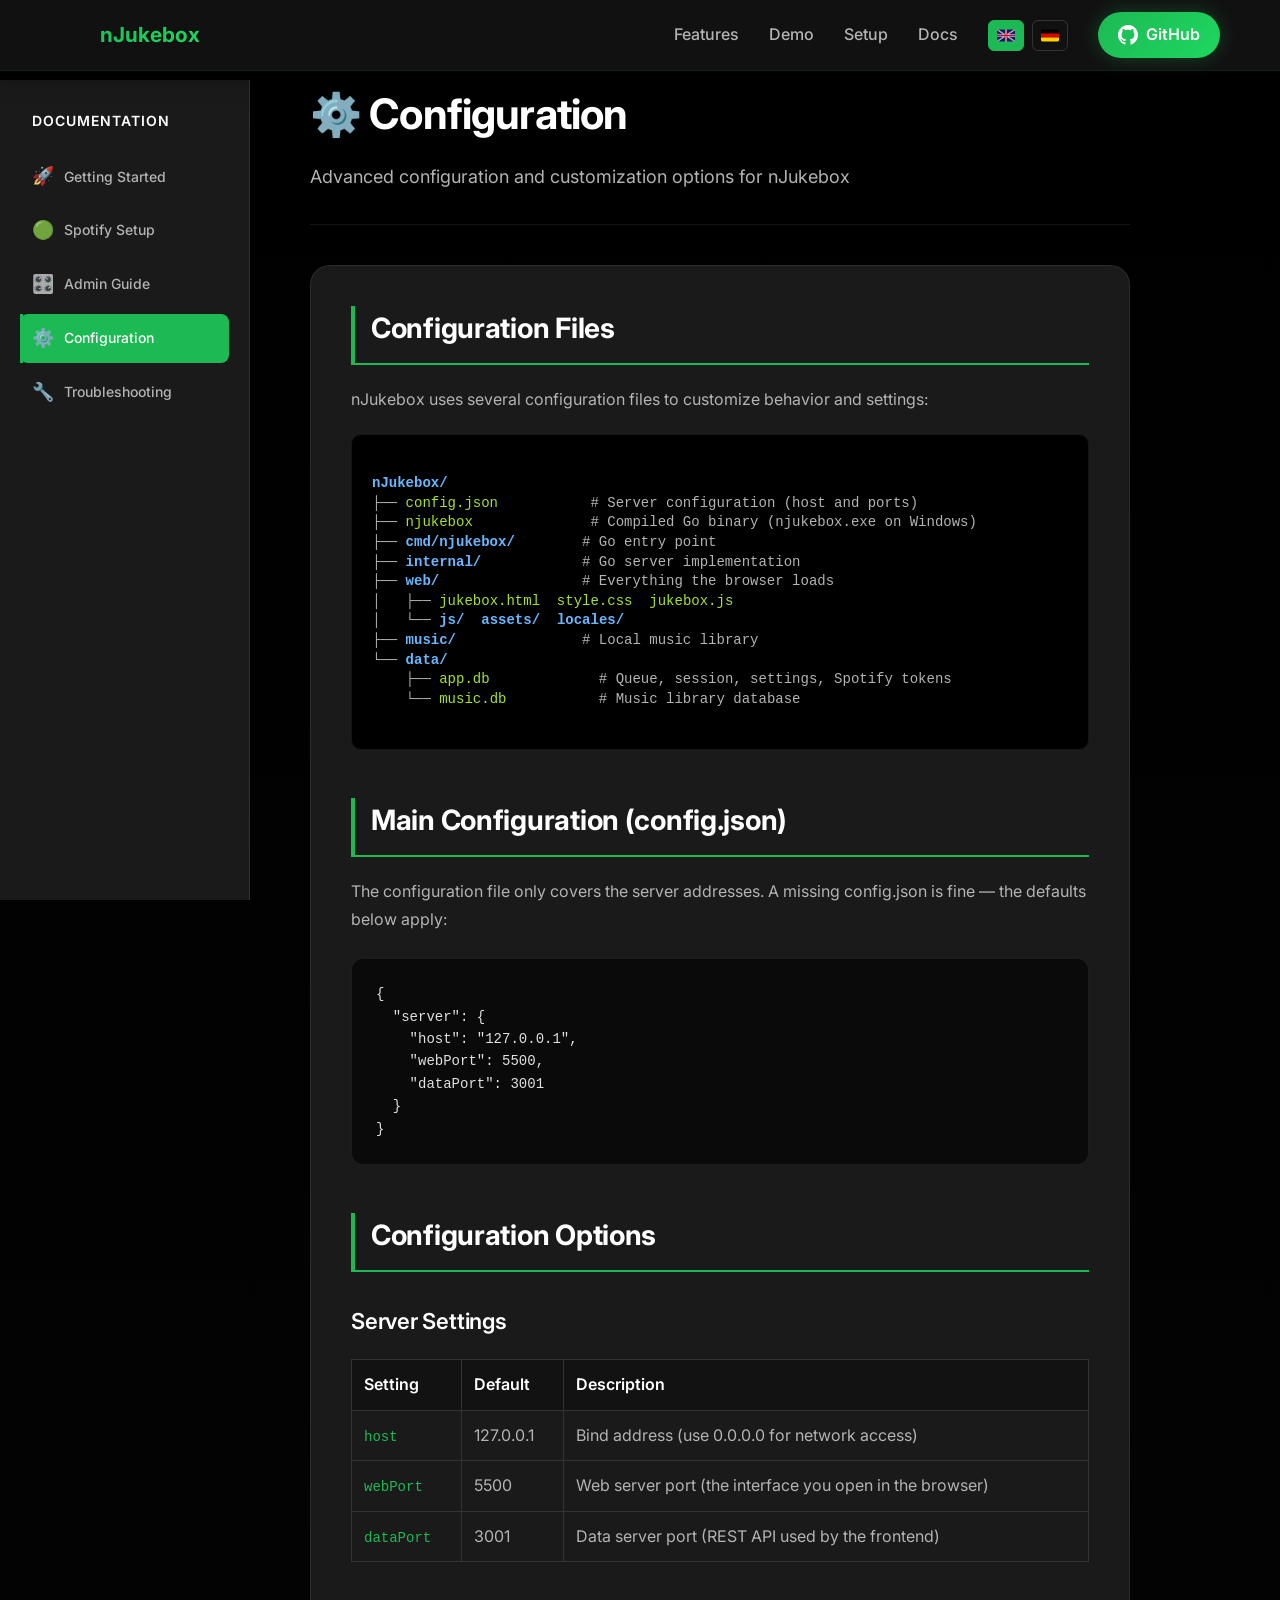
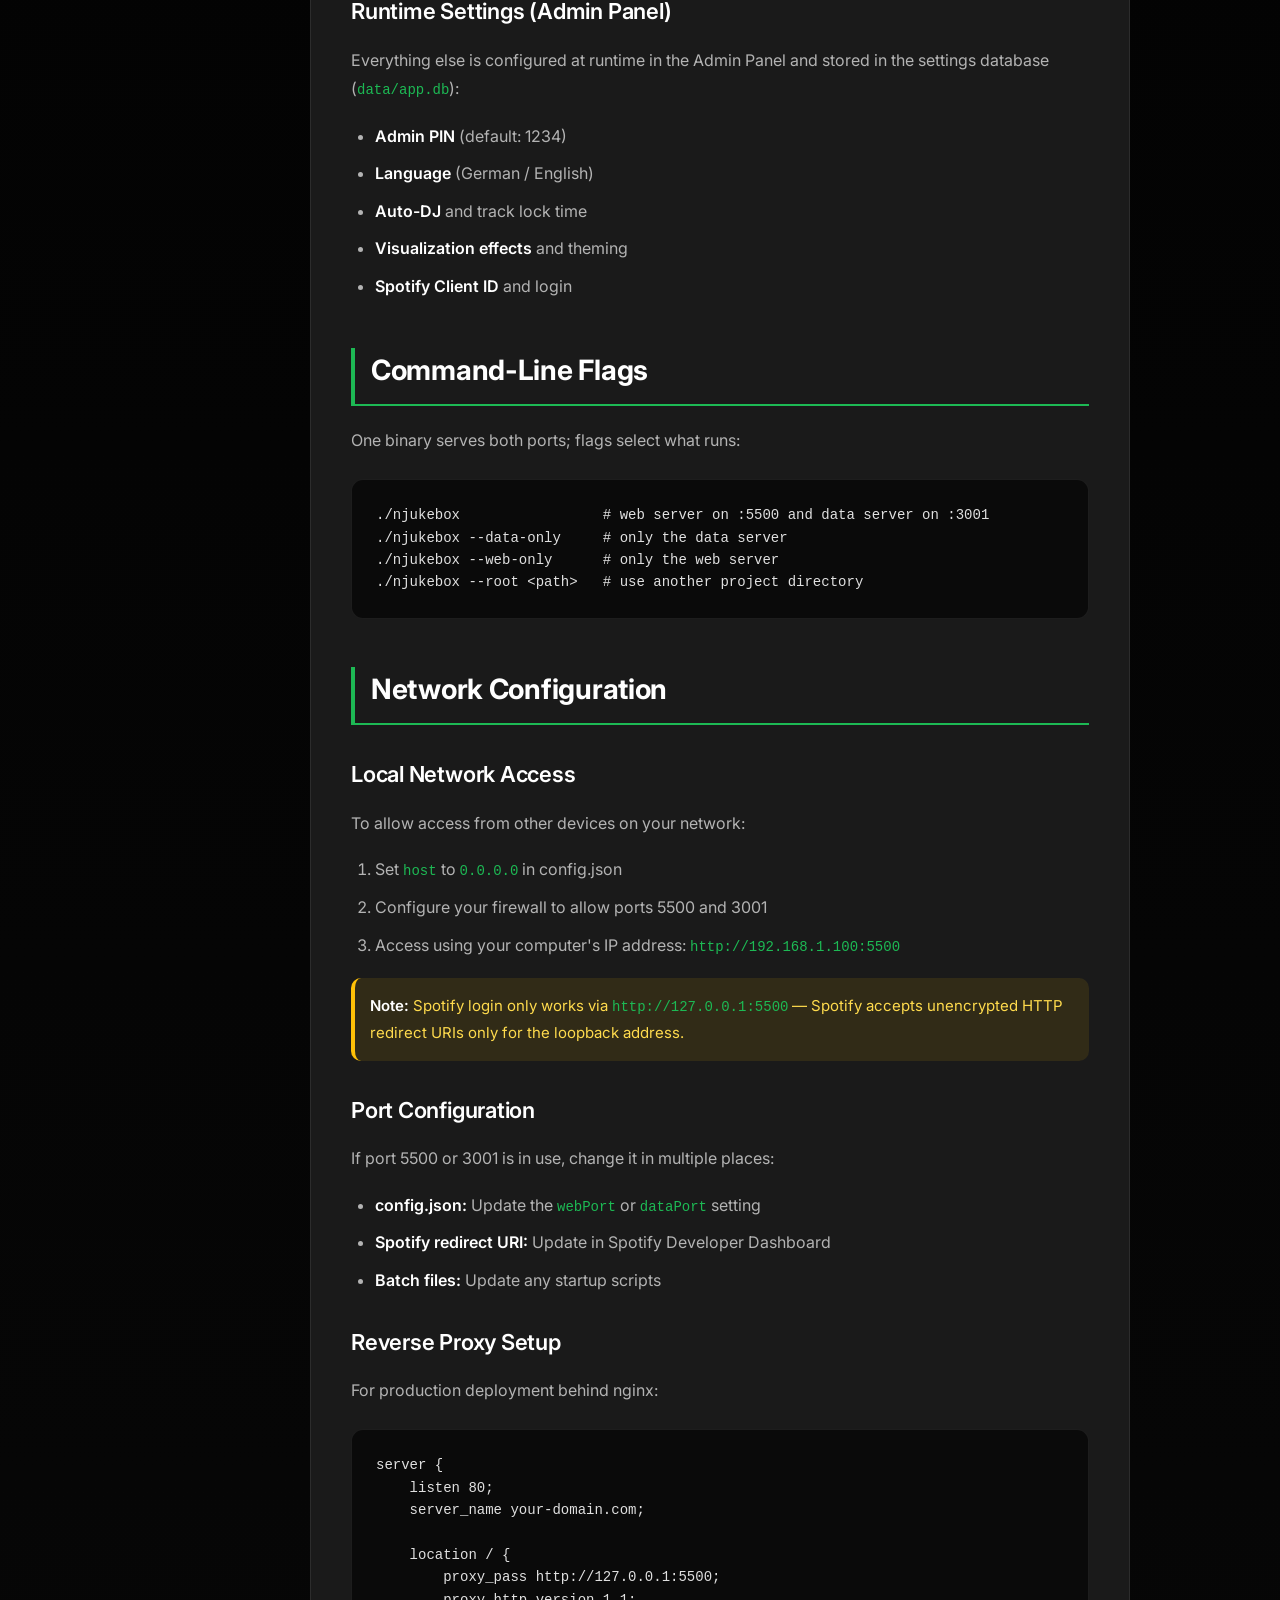
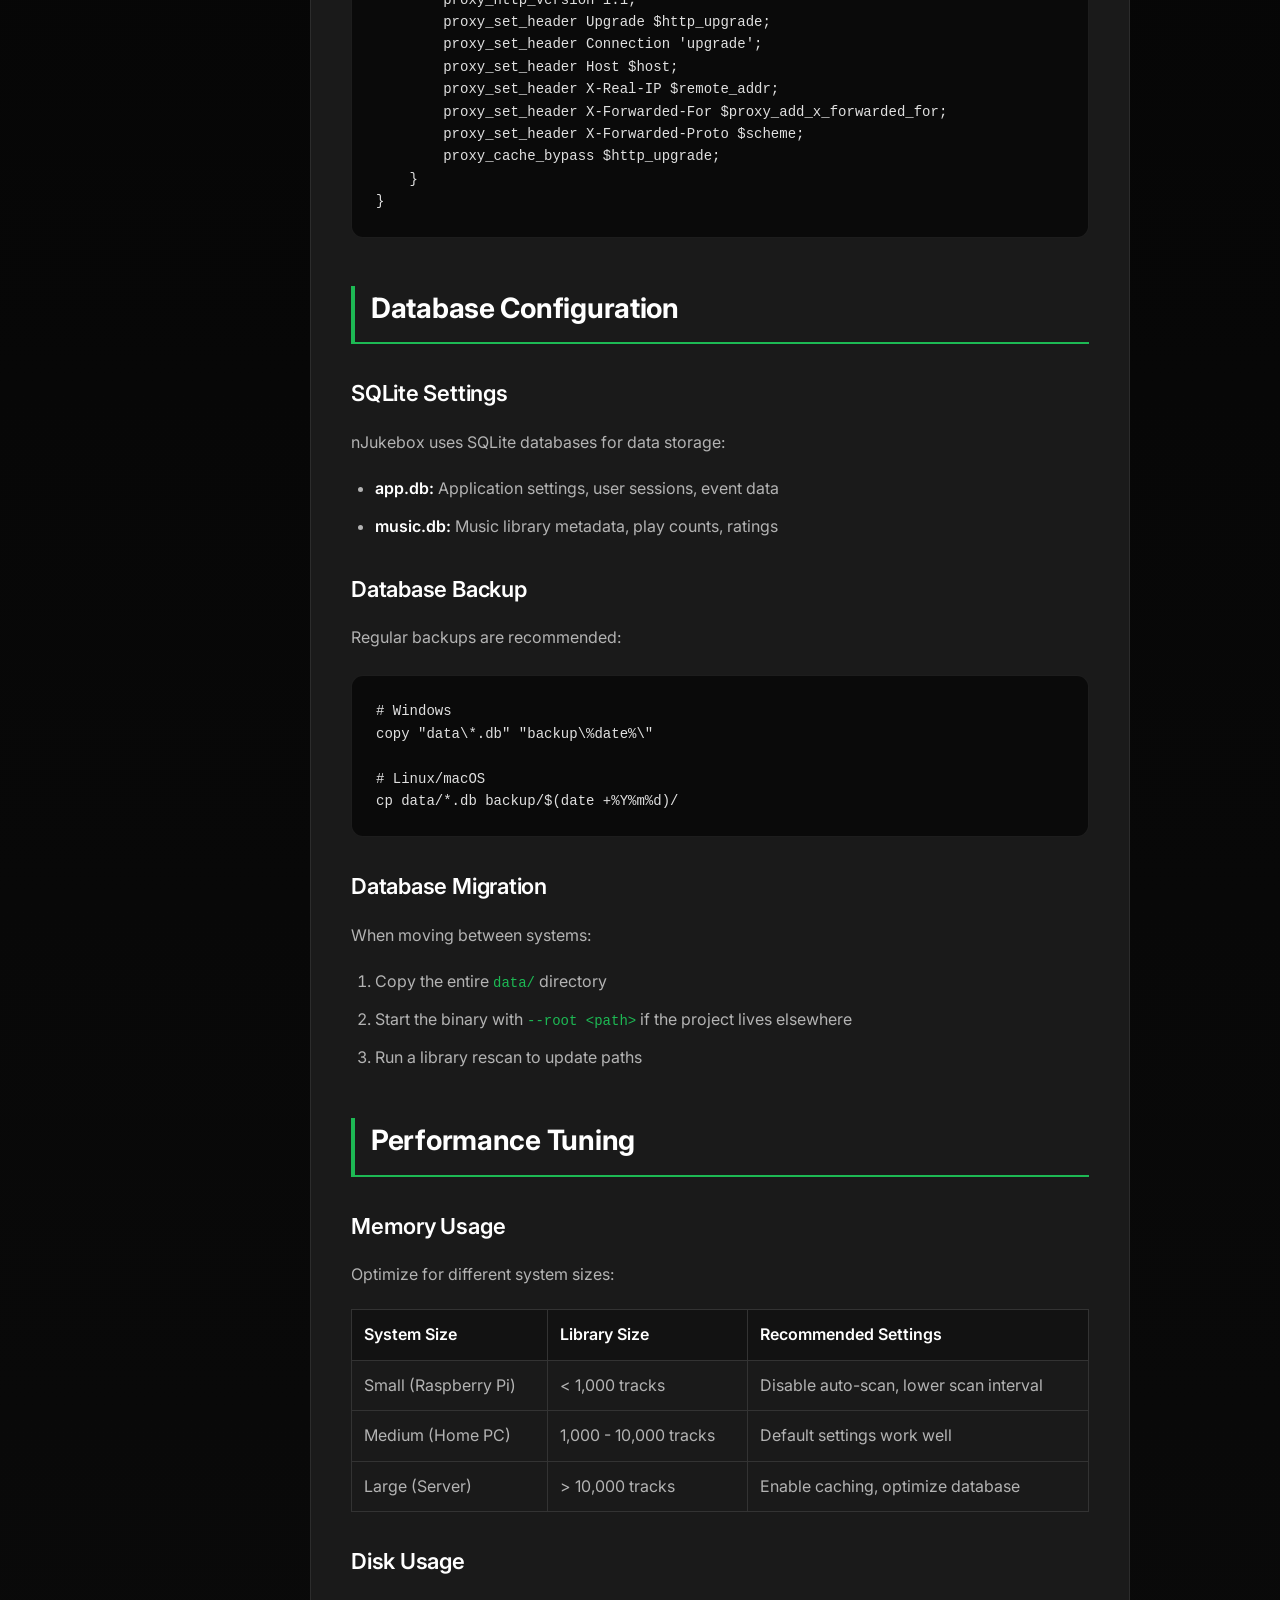
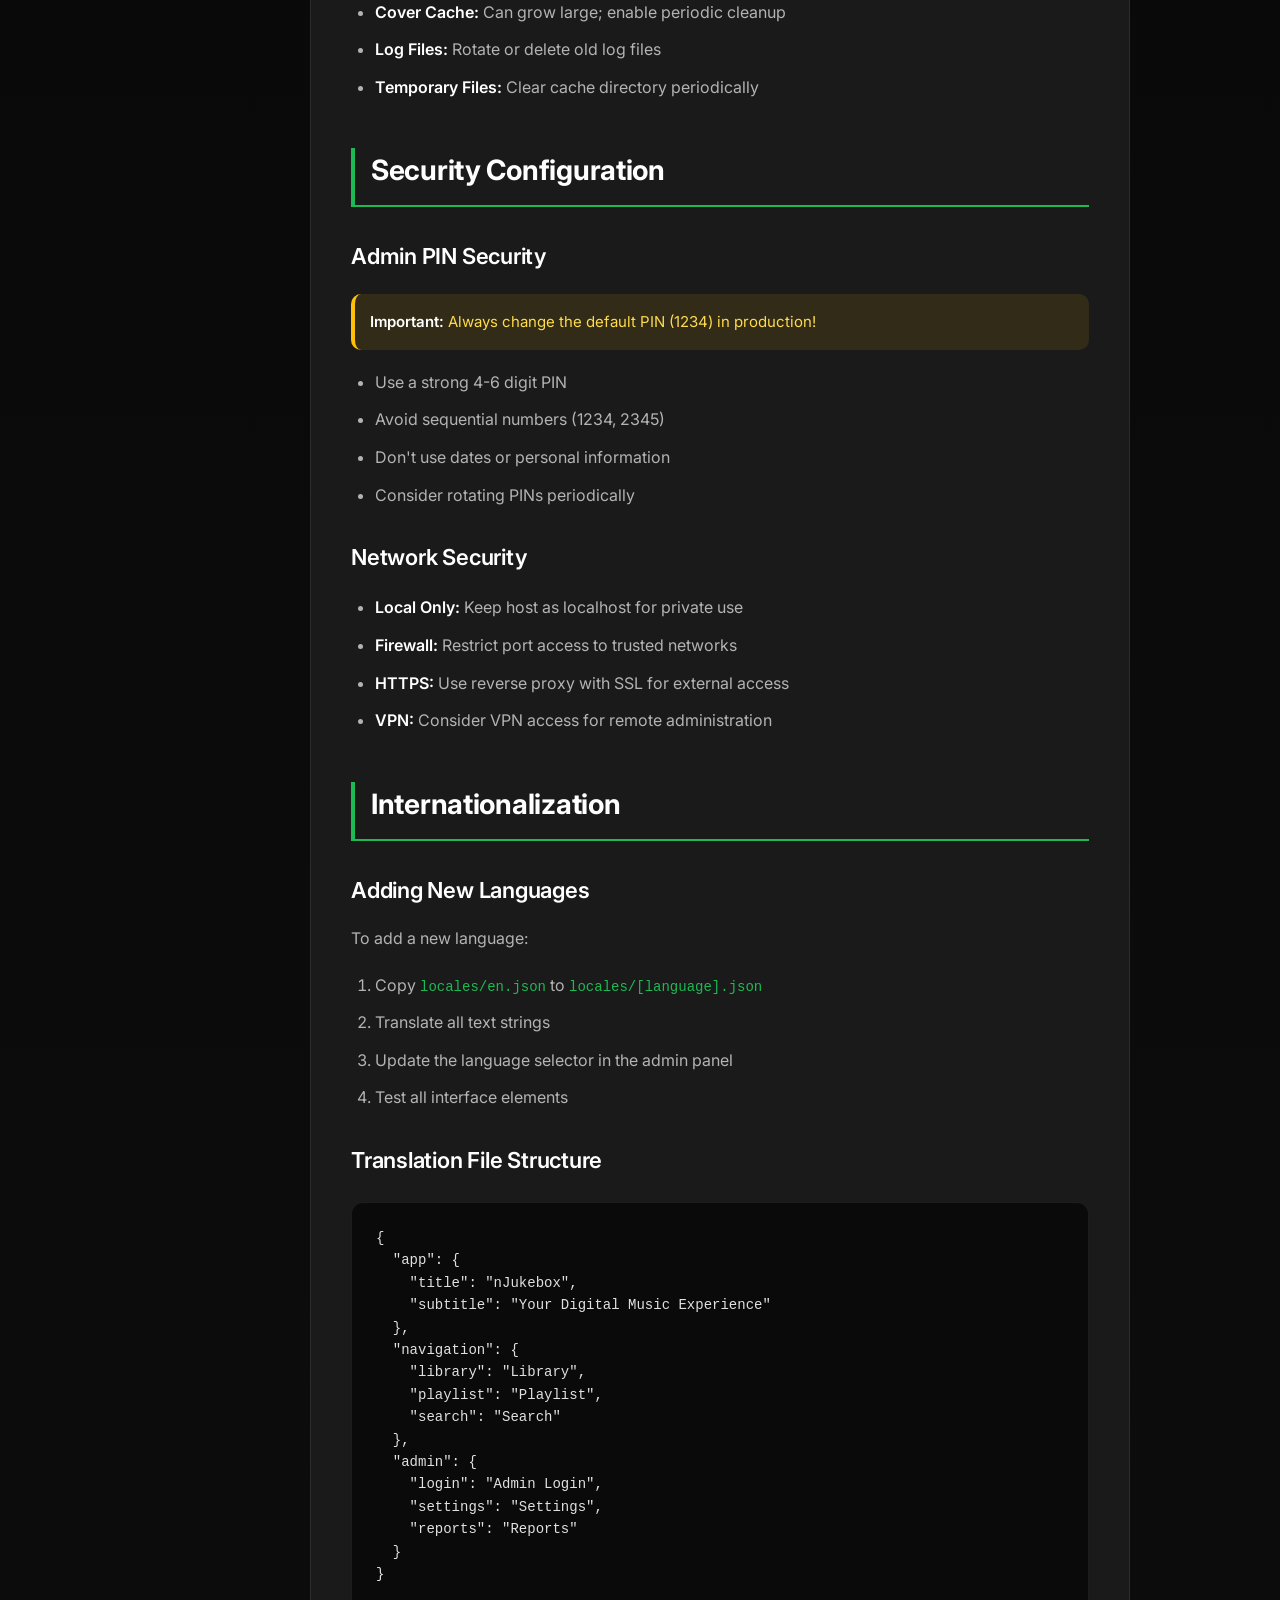
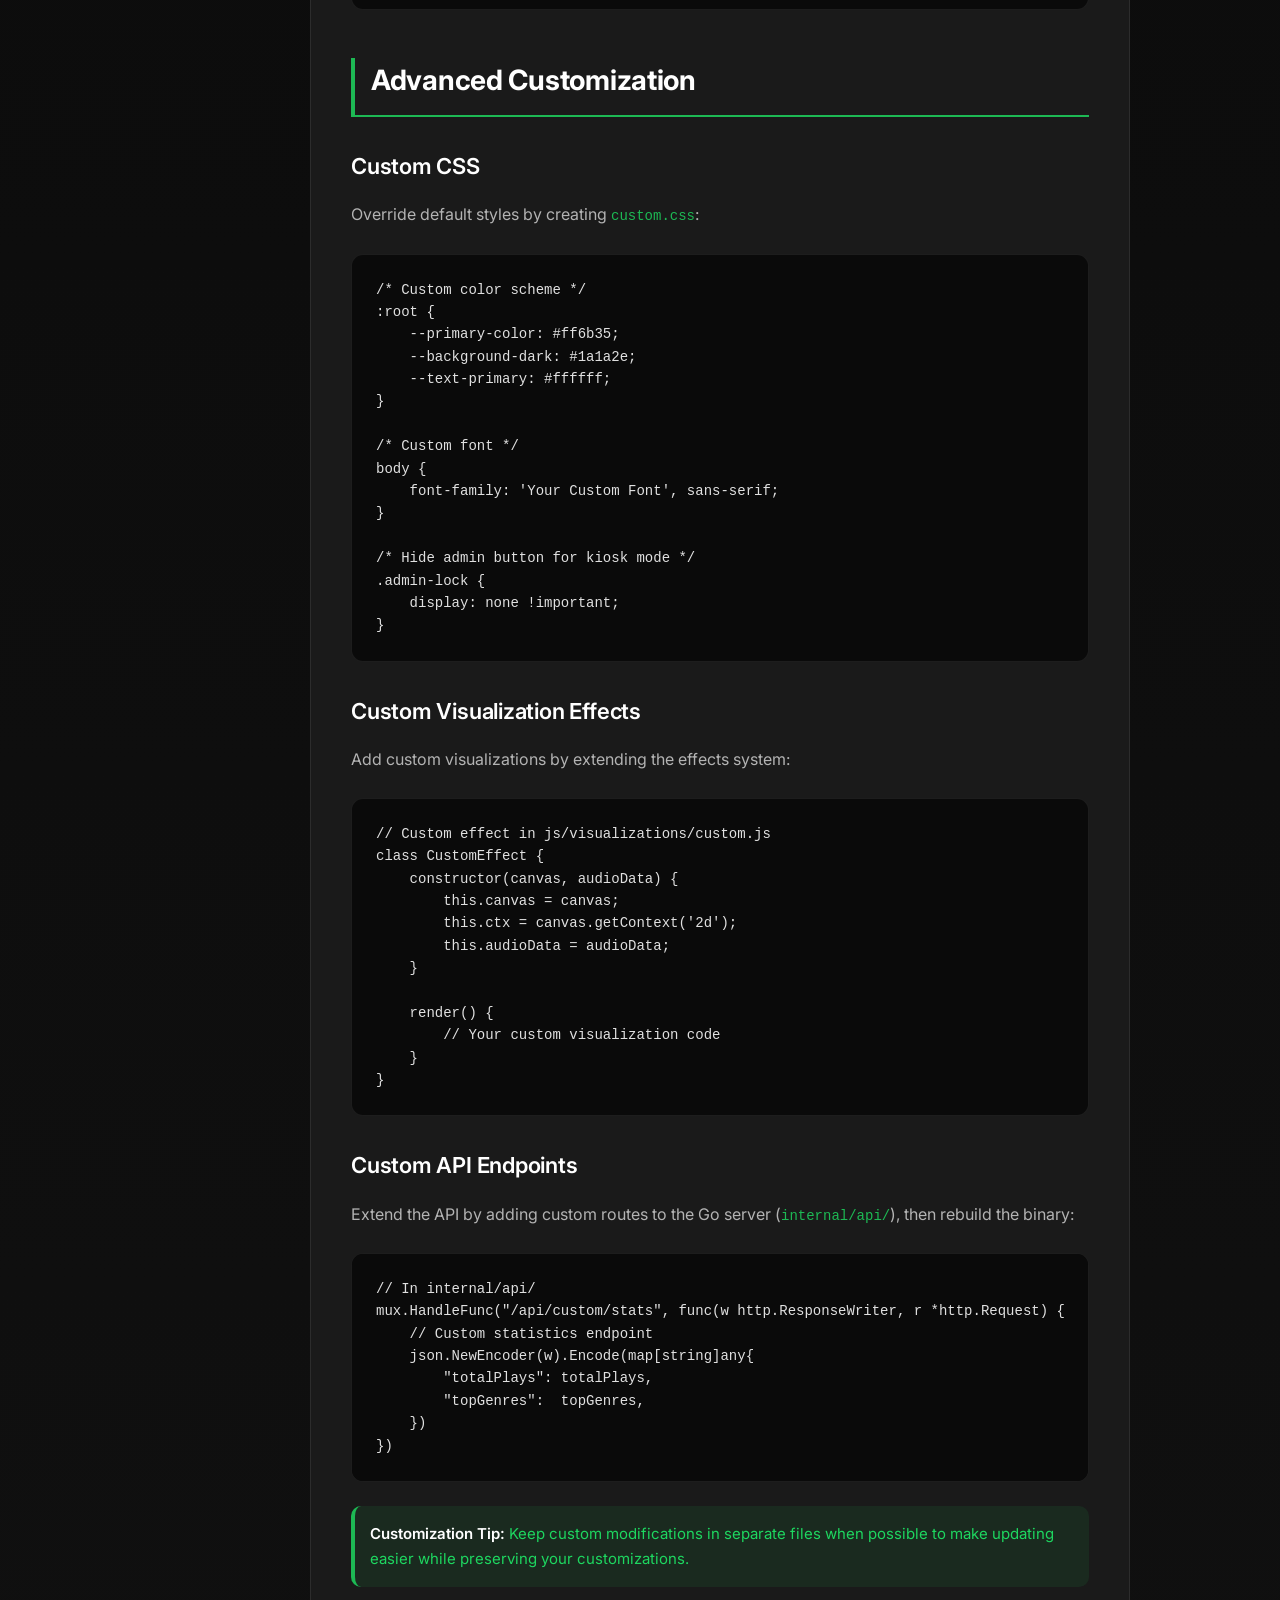
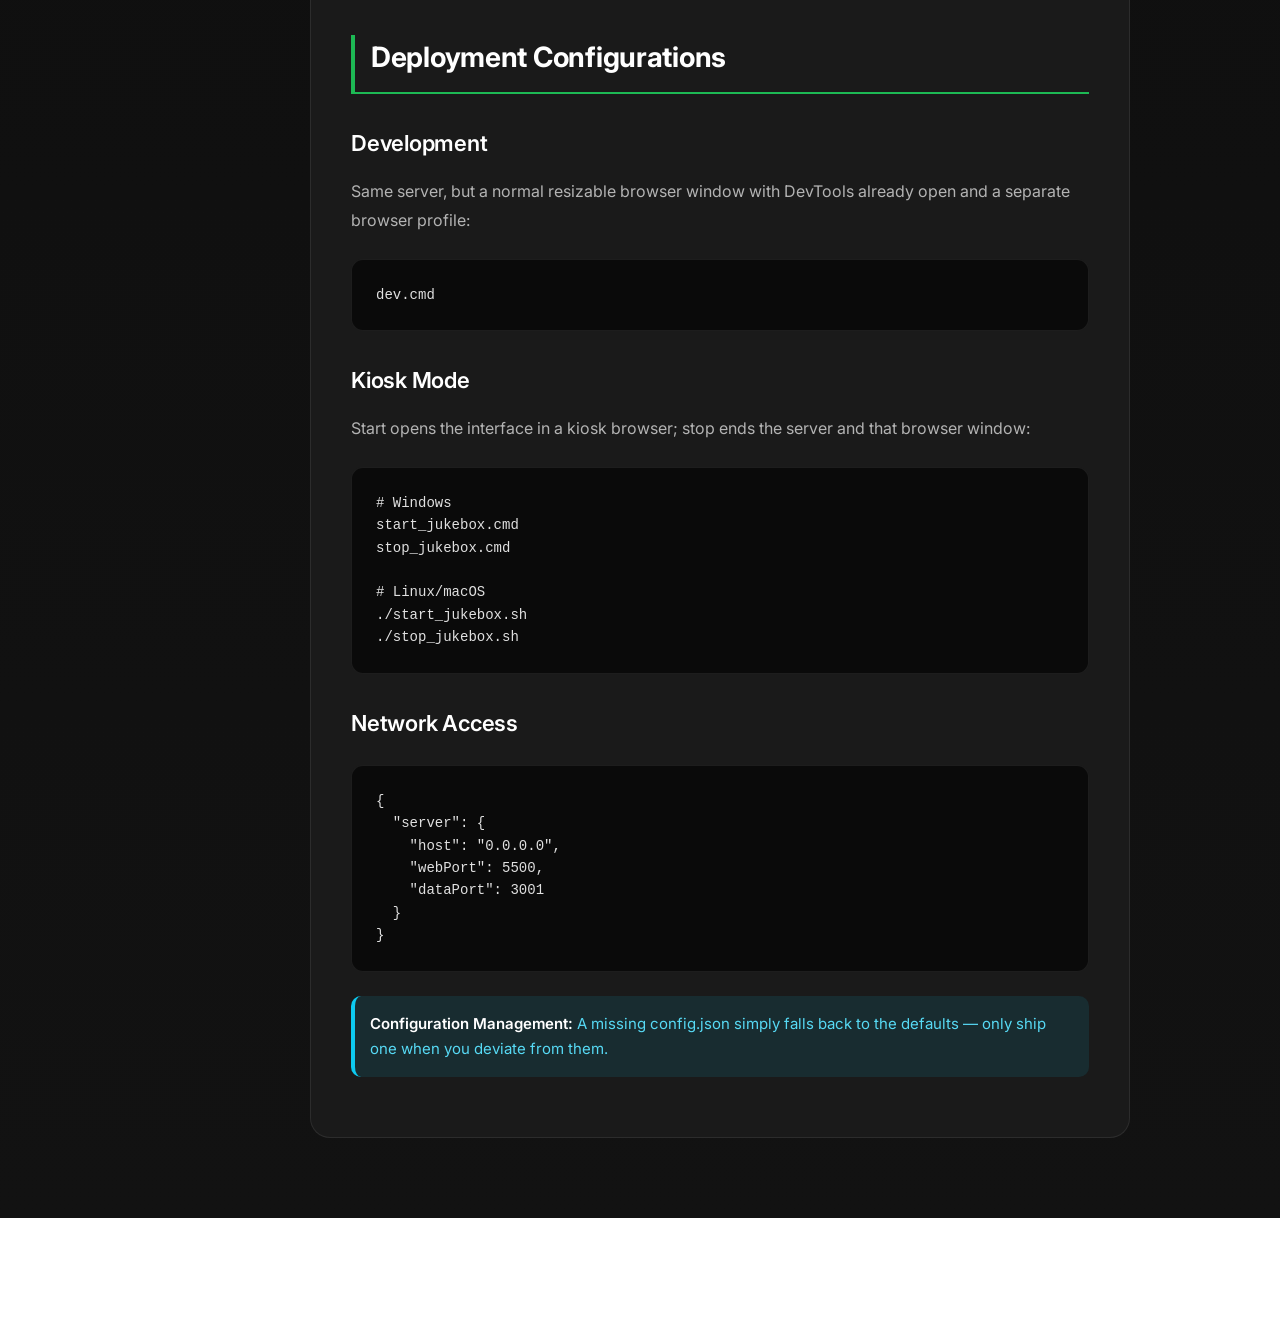
<file: docs/configuration.html>
<!DOCTYPE html>
<html lang="en">
<head>
    <meta charset="UTF-8">
    <meta name="viewport" content="width=device-width, initial-scale=1.0">
    <title>Configuration - nJukebox Documentation</title>
    <link rel="stylesheet" href="../style.css">
    <link href="https://fonts.googleapis.com/css2?family=Inter:wght@300;400;500;600;700&display=swap" rel="stylesheet">
    <style>
        body {
            display: flex;
            margin: 0;
            padding-top: 80px;
        }
        
        .doc-sidebar {
            position: fixed;
            left: 0;
            top: 80px;
            width: 250px;
            height: calc(100vh - 80px);
            background: var(--background-light);
            padding: 30px 20px;
            overflow-y: auto;
            border-right: 1px solid rgba(255, 255, 255, 0.1);
        }
        
        .doc-sidebar h3 {
            color: var(--text-primary);
            font-size: 14px;
            text-transform: uppercase;
            letter-spacing: 1px;
            margin-bottom: 20px;
            padding-left: 12px;
        }
        
        .doc-sidebar ul {
            list-style: none;
            margin: 0;
            padding: 0;
        }
        
        .doc-sidebar li {
            margin-bottom: 5px;
        }
        
        .doc-sidebar a {
            color: var(--text-secondary);
            text-decoration: none;
            padding: 10px 12px;
            border-radius: 8px;
            display: flex;
            align-items: center;
            gap: 10px;
            transition: all 0.3s ease;
            font-size: 14px;
        }
        
        .doc-sidebar a:hover {
            background: rgba(29, 185, 84, 0.1);
            color: var(--text-primary);
        }
        
        .doc-sidebar a.active {
            background: var(--primary-color);
            color: white;
        }
        
        .doc-sidebar a .icon {
            font-size: 18px;
        }
        
        .doc-main {
            margin-left: 270px;
            flex: 1;
            padding: 0 40px 40px;
            max-width: 900px;
        }
        
        .doc-container {
            width: 100%;
        }
        
        .doc-header {
            margin-bottom: 40px;
        }
        
        .doc-content {
            background: var(--background-light);
            padding: 40px;
            border-radius: 20px;
            margin-bottom: 40px;
        }
        
        h1, h2, h3 {
            color: var(--text-primary);
            margin-bottom: 20px;
        }
        
        h2 {
            border-bottom: 2px solid var(--primary-color);
            padding-bottom: 10px;
            margin-top: 40px;
        }
        
        p, li {
            color: var(--text-secondary);
            line-height: 1.6;
            margin-bottom: 15px;
        }
        
        .warning, .info, .success {
            padding: 15px;
            border-radius: 10px;
            margin: 20px 0;
            border-left: 4px solid;
        }
        
        .warning {
            background: rgba(255, 193, 7, 0.1);
            border-color: #ffc107;
        }
        
        .info {
            background: rgba(13, 202, 240, 0.1);
            border-color: #0dcaf0;
        }
        
        .success {
            background: rgba(29, 185, 84, 0.1);
            border-color: var(--primary-color);
        }
        
        pre {
            background: var(--background-darker);
            padding: 20px;
            border-radius: 10px;
            overflow-x: auto;
            margin: 20px 0;
        }
        
        code {
            color: var(--primary-color);
            font-family: 'SF Mono', Monaco, 'Cascadia Code', monospace;
        }
        
        @media (max-width: 768px) {
            .doc-sidebar {
                display: none;
            }
            .doc-main {
                margin-left: 0;
                padding: 0 20px 40px;
            }
        }
        
        .config-table {
            width: 100%;
            border-collapse: collapse;
            margin: 20px 0;
        }
        .config-table th,
        .config-table td {
            border: 1px solid var(--border-color);
            padding: 12px;
            text-align: left;
        }
        .config-table th {
            background: var(--background-dark);
            color: var(--text-primary);
            font-weight: 600;
        }
        .config-table td {
            color: var(--text-secondary);
        }
        .file-structure {
            background: var(--background-darker);
            padding: 20px;
            border-radius: 10px;
            font-family: monospace;
            font-size: 14px;
            line-height: 1.4;
            color: var(--text-secondary);
            white-space: pre;
            overflow-x: auto;
        }
        .file-structure .folder {
            color: #6ab7ff;
        }
        .file-structure .file {
            color: #a6e22e;
        }
    </style>
</head>
<body>
    <nav class="navbar" style="position: fixed; top: 0; left: 0; right: 0; z-index: 1000; background: rgba(18, 18, 18, 0.98);">
        <div class="nav-container">
            <div class="nav-brand">
                <a href="../index.html" style="display: flex; align-items: center; gap: 10px; text-decoration: none; color: inherit;">
                    <span class="logo">🎵</span>
                    <span class="brand-name">nJukebox</span>
                </a>
            </div>
            <div class="nav-menu">
                <a href="../index.html#features" class="nav-link">Features</a>
                <a href="../index.html#demo" class="nav-link">Demo</a>
                <a href="../index.html#setup" class="nav-link">Setup</a>
                <a href="../index.html#docs" class="nav-link">Docs</a>
                <div class="language-selector">
                    <button class="lang-btn active" data-lang="en" title="English">
                        <svg class="flag-icon" viewBox="0 0 24 16" fill="none" xmlns="http://www.w3.org/2000/svg">
                            <rect width="24" height="16" fill="#012169"/>
                            <path d="M0 0L24 16M24 0L0 16" stroke="#FFFFFF" stroke-width="1.6"/>
                            <path d="M12 0V16M0 8H24" stroke="#FFFFFF" stroke-width="2.7"/>
                            <path d="M12 0V16M0 8H24" stroke="#C8102E" stroke-width="1.6"/>
                            <path d="M0 0L24 16M24 0L0 16" stroke="#C8102E" stroke-width="0.8"/>
                        </svg>
                    </button>
                    <button class="lang-btn" data-lang="de" title="Deutsch">
                        <svg class="flag-icon" viewBox="0 0 24 16" fill="none" xmlns="http://www.w3.org/2000/svg">
                            <rect width="24" height="5.33" fill="#000000"/>
                            <rect y="5.33" width="24" height="5.33" fill="#DD0000"/>
                            <rect y="10.67" width="24" height="5.33" fill="#FFCE00"/>
                        </svg>
                    </button>
                </div>
                <a href="https://github.com/Nigcra/nJukebox" class="nav-link github-link" target="_blank">
                    <svg width="20" height="20" fill="currentColor" viewBox="0 0 24 24">
                        <path d="M12 0c-6.626 0-12 5.373-12 12 0 5.302 3.438 9.8 8.207 11.387.599.111.793-.261.793-.577v-2.234c-3.338.726-4.033-1.416-4.033-1.416-.546-1.387-1.333-1.756-1.333-1.756-1.089-.745.083-.729.083-.729 1.205.084 1.839 1.237 1.839 1.237 1.07 1.834 2.807 1.304 3.492.997.107-.775.418-1.305.762-1.604-2.665-.305-5.467-1.334-5.467-5.931 0-1.311.469-2.381 1.236-3.221-.124-.303-.535-1.524.117-3.176 0 0 1.008-.322 3.301 1.23.957-.266 1.983-.399 3.003-.404 1.02.005 2.047.138 3.006.404 2.291-1.552 3.297-1.30 3.297-1.30.653 1.653.242 2.874.118 3.176.77.84 1.235 1.911 1.235 3.221 0 4.609-2.807 5.624-5.479 5.921.43.372.823 1.102.823 2.222v3.293c0 .319.192.694.801.576 4.765-1.589 8.199-6.086 8.199-11.386 0-6.627-5.373-12-12-12z"/>
                    </svg>
                    GitHub
                </a>
            </div>
            <div class="mobile-menu-toggle">
                <span></span>
                <span></span>
                <span></span>
            </div>
        </div>
    </nav>

    <!-- Sidebar Navigation -->
    <aside class="doc-sidebar">
        <h3 data-lang="en">Documentation</h3>
        <h3 data-lang="de" style="display: none;">Dokumentation</h3>
        <ul>
            <li>
                <a href="getting-started.html">
                    <span class="icon">🚀</span>
                    <span data-lang="en">Getting Started</span>
                    <span data-lang="de" style="display: none;">Erste Schritte</span>
                </a>
            </li>
            <li>
                <a href="spotify-setup.html">
                    <span class="icon">🟢</span>
                    <span data-lang="en">Spotify Setup</span>
                    <span data-lang="de" style="display: none;">Spotify-Einrichtung</span>
                </a>
            </li>
            <li>
                <a href="admin-guide.html">
                    <span class="icon">🎛️</span>
                    <span data-lang="en">Admin Guide</span>
                    <span data-lang="de" style="display: none;">Admin-Anleitung</span>
                </a>
            </li>
            <li>
                <a href="configuration.html" class="active">
                    <span class="icon">⚙️</span>
                    <span data-lang="en">Configuration</span>
                    <span data-lang="de" style="display: none;">Konfiguration</span>
                </a>
            </li>
            <li>
                <a href="troubleshooting.html">
                    <span class="icon">🔧</span>
                    <span data-lang="en">Troubleshooting</span>
                    <span data-lang="de" style="display: none;">Problembehandlung</span>
                </a>
            </li>
        </ul>
    </aside>

    <!-- Main Content -->
    <div class="doc-main">
        <div class="doc-container">
            <div class="doc-header" data-lang="en">
                <h1>⚙️ Configuration</h1>
                <p>Advanced configuration and customization options for nJukebox</p>
            </div>
            <div class="doc-header" data-lang="de" style="display: none;">
                <h1>⚙️ Konfiguration</h1>
                <p>Erweiterte Konfigurations- und Anpassungsoptionen für nJukebox</p>
            </div>

            <div class="doc-content" data-lang="en">
            <h2>Configuration Files</h2>
            <p>nJukebox uses several configuration files to customize behavior and settings:</p>

            <div class="file-structure">
<span class="folder">nJukebox/</span>
├── <span class="file">config.json</span>           # Server configuration (host and ports)
├── <span class="file">njukebox</span>              # Compiled Go binary (njukebox.exe on Windows)
├── <span class="folder">cmd/njukebox/</span>        # Go entry point
├── <span class="folder">internal/</span>            # Go server implementation
├── <span class="folder">web/</span>                 # Everything the browser loads
│   ├── <span class="file">jukebox.html</span>  <span class="file">style.css</span>  <span class="file">jukebox.js</span>
│   └── <span class="folder">js/</span>  <span class="folder">assets/</span>  <span class="folder">locales/</span>
├── <span class="folder">music/</span>               # Local music library
└── <span class="folder">data/</span>
    ├── <span class="file">app.db</span>             # Queue, session, settings, Spotify tokens
    └── <span class="file">music.db</span>           # Music library database
            </div>

            <h2>Main Configuration (config.json)</h2>
            <p>The configuration file only covers the server addresses. A missing config.json is fine &mdash; the defaults below apply:</p>

            <pre><code>{
  "server": {
    "host": "127.0.0.1",
    "webPort": 5500,
    "dataPort": 3001
  }
}</code></pre>

            <h2>Configuration Options</h2>

            <h3>Server Settings</h3>
            <table class="config-table">
                <thead>
                    <tr>
                        <th>Setting</th>
                        <th>Default</th>
                        <th>Description</th>
                    </tr>
                </thead>
                <tbody>
                    <tr>
                        <td><code>host</code></td>
                        <td>127.0.0.1</td>
                        <td>Bind address (use 0.0.0.0 for network access)</td>
                    </tr>
                    <tr>
                        <td><code>webPort</code></td>
                        <td>5500</td>
                        <td>Web server port (the interface you open in the browser)</td>
                    </tr>
                    <tr>
                        <td><code>dataPort</code></td>
                        <td>3001</td>
                        <td>Data server port (REST API used by the frontend)</td>
                    </tr>
                </tbody>
            </table>

            <h3>Runtime Settings (Admin Panel)</h3>
            <p>Everything else is configured at runtime in the Admin Panel and stored in the settings database (<code>data/app.db</code>):</p>
            <ul>
                <li><strong>Admin PIN</strong> (default: 1234)</li>
                <li><strong>Language</strong> (German / English)</li>
                <li><strong>Auto-DJ</strong> and track lock time</li>
                <li><strong>Visualization effects</strong> and theming</li>
                <li><strong>Spotify Client ID</strong> and login</li>
            </ul>

            <h2>Command-Line Flags</h2>
            <p>One binary serves both ports; flags select what runs:</p>

            <pre><code>./njukebox                 # web server on :5500 and data server on :3001
./njukebox --data-only     # only the data server
./njukebox --web-only      # only the web server
./njukebox --root &lt;path&gt;   # use another project directory</code></pre>

            <h2>Network Configuration</h2>

            <h3>Local Network Access</h3>
            <p>To allow access from other devices on your network:</p>

            <ol>
                <li>Set <code>host</code> to <code>0.0.0.0</code> in config.json</li>
                <li>Configure your firewall to allow ports 5500 and 3001</li>
                <li>Access using your computer's IP address: <code>http://192.168.1.100:5500</code></li>
            </ol>

            <div class="warning">
                <strong>Note:</strong> Spotify login only works via <code>http://127.0.0.1:5500</code> &mdash; Spotify accepts unencrypted HTTP redirect URIs only for the loopback address.
            </div>

            <h3>Port Configuration</h3>
            <p>If port 5500 or 3001 is in use, change it in multiple places:</p>

            <ul>
                <li><strong>config.json:</strong> Update the <code>webPort</code> or <code>dataPort</code> setting</li>
                <li><strong>Spotify redirect URI:</strong> Update in Spotify Developer Dashboard</li>
                <li><strong>Batch files:</strong> Update any startup scripts</li>
            </ul>

            <h3>Reverse Proxy Setup</h3>
            <p>For production deployment behind nginx:</p>

            <pre><code>server {
    listen 80;
    server_name your-domain.com;

    location / {
        proxy_pass http://127.0.0.1:5500;
        proxy_http_version 1.1;
        proxy_set_header Upgrade $http_upgrade;
        proxy_set_header Connection 'upgrade';
        proxy_set_header Host $host;
        proxy_set_header X-Real-IP $remote_addr;
        proxy_set_header X-Forwarded-For $proxy_add_x_forwarded_for;
        proxy_set_header X-Forwarded-Proto $scheme;
        proxy_cache_bypass $http_upgrade;
    }
}</code></pre>

            <h2>Database Configuration</h2>

            <h3>SQLite Settings</h3>
            <p>nJukebox uses SQLite databases for data storage:</p>

            <ul>
                <li><strong>app.db:</strong> Application settings, user sessions, event data</li>
                <li><strong>music.db:</strong> Music library metadata, play counts, ratings</li>
            </ul>

            <h3>Database Backup</h3>
            <p>Regular backups are recommended:</p>

            <pre><code># Windows
copy "data\*.db" "backup\%date%\"

# Linux/macOS
cp data/*.db backup/$(date +%Y%m%d)/</code></pre>

            <h3>Database Migration</h3>
            <p>When moving between systems:</p>

            <ol>
                <li>Copy the entire <code>data/</code> directory</li>
                <li>Start the binary with <code>--root &lt;path&gt;</code> if the project lives elsewhere</li>
                <li>Run a library rescan to update paths</li>
            </ol>

            <h2>Performance Tuning</h2>

            <h3>Memory Usage</h3>
            <p>Optimize for different system sizes:</p>

            <table class="config-table">
                <thead>
                    <tr>
                        <th>System Size</th>
                        <th>Library Size</th>
                        <th>Recommended Settings</th>
                    </tr>
                </thead>
                <tbody>
                    <tr>
                        <td>Small (Raspberry Pi)</td>
                        <td>&lt; 1,000 tracks</td>
                        <td>Disable auto-scan, lower scan interval</td>
                    </tr>
                    <tr>
                        <td>Medium (Home PC)</td>
                        <td>1,000 - 10,000 tracks</td>
                        <td>Default settings work well</td>
                    </tr>
                    <tr>
                        <td>Large (Server)</td>
                        <td>&gt; 10,000 tracks</td>
                        <td>Enable caching, optimize database</td>
                    </tr>
                </tbody>
            </table>

            <h3>Disk Usage</h3>
            <ul>
                <li><strong>Cover Cache:</strong> Can grow large; enable periodic cleanup</li>
                <li><strong>Log Files:</strong> Rotate or delete old log files</li>
                <li><strong>Temporary Files:</strong> Clear cache directory periodically</li>
            </ul>

            <h2>Security Configuration</h2>

            <h3>Admin PIN Security</h3>
            <div class="warning">
                <strong>Important:</strong> Always change the default PIN (1234) in production!
            </div>

            <ul>
                <li>Use a strong 4-6 digit PIN</li>
                <li>Avoid sequential numbers (1234, 2345)</li>
                <li>Don't use dates or personal information</li>
                <li>Consider rotating PINs periodically</li>
            </ul>

            <h3>Network Security</h3>
            <ul>
                <li><strong>Local Only:</strong> Keep host as localhost for private use</li>
                <li><strong>Firewall:</strong> Restrict port access to trusted networks</li>
                <li><strong>HTTPS:</strong> Use reverse proxy with SSL for external access</li>
                <li><strong>VPN:</strong> Consider VPN access for remote administration</li>
            </ul>

            <h2>Internationalization</h2>

            <h3>Adding New Languages</h3>
            <p>To add a new language:</p>

            <ol>
                <li>Copy <code>locales/en.json</code> to <code>locales/[language].json</code></li>
                <li>Translate all text strings</li>
                <li>Update the language selector in the admin panel</li>
                <li>Test all interface elements</li>
            </ol>

            <h3>Translation File Structure</h3>
            <pre><code>{
  "app": {
    "title": "nJukebox",
    "subtitle": "Your Digital Music Experience"
  },
  "navigation": {
    "library": "Library",
    "playlist": "Playlist",
    "search": "Search"
  },
  "admin": {
    "login": "Admin Login",
    "settings": "Settings",
    "reports": "Reports"
  }
}</code></pre>

            <h2>Advanced Customization</h2>

            <h3>Custom CSS</h3>
            <p>Override default styles by creating <code>custom.css</code>:</p>

            <pre><code>/* Custom color scheme */
:root {
    --primary-color: #ff6b35;
    --background-dark: #1a1a2e;
    --text-primary: #ffffff;
}

/* Custom font */
body {
    font-family: 'Your Custom Font', sans-serif;
}

/* Hide admin button for kiosk mode */
.admin-lock {
    display: none !important;
}</code></pre>

            <h3>Custom Visualization Effects</h3>
            <p>Add custom visualizations by extending the effects system:</p>

            <pre><code>// Custom effect in js/visualizations/custom.js
class CustomEffect {
    constructor(canvas, audioData) {
        this.canvas = canvas;
        this.ctx = canvas.getContext('2d');
        this.audioData = audioData;
    }
    
    render() {
        // Your custom visualization code
    }
}</code></pre>

            <h3>Custom API Endpoints</h3>
            <p>Extend the API by adding custom routes to the Go server (<code>internal/api/</code>), then rebuild the binary:</p>

            <pre><code>// In internal/api/
mux.HandleFunc("/api/custom/stats", func(w http.ResponseWriter, r *http.Request) {
    // Custom statistics endpoint
    json.NewEncoder(w).Encode(map[string]any{
        "totalPlays": totalPlays,
        "topGenres":  topGenres,
    })
})</code></pre>

            <div class="success">
                <strong>Customization Tip:</strong> Keep custom modifications in separate files when possible to make updating easier while preserving your customizations.
            </div>

            <h2>Deployment Configurations</h2>

            <h3>Development</h3>
            <p>Same server, but a normal resizable browser window with DevTools already open and a separate browser profile:</p>
            <pre><code>dev.cmd</code></pre>

            <h3>Kiosk Mode</h3>
            <p>Start opens the interface in a kiosk browser; stop ends the server and that browser window:</p>
            <pre><code># Windows
start_jukebox.cmd
stop_jukebox.cmd

# Linux/macOS
./start_jukebox.sh
./stop_jukebox.sh</code></pre>

            <h3>Network Access</h3>
            <pre><code>{
  "server": {
    "host": "0.0.0.0",
    "webPort": 5500,
    "dataPort": 3001
  }
}</code></pre>

            <div class="info">
                <strong>Configuration Management:</strong> A missing config.json simply falls back to the defaults &mdash; only ship one when you deviate from them.
            </div>
        </div>

        <div class="doc-content" data-lang="de" style="display: none;">
            <h2>Konfigurationsdateien</h2>
            <p>Die Go-Version von nJukebox kommt mit einer einzigen, kleinen Konfigurationsdatei aus:</p>

            <div class="file-structure">
<span class="folder">nJukebox/</span>
├── <span class="file">config.json</span>           # Server-Konfiguration (Host und Ports)
├── <span class="file">njukebox</span>              # Kompiliertes Go-Binary (njukebox.exe unter Windows)
├── <span class="folder">cmd/njukebox/</span>        # Go-Einstiegspunkt
├── <span class="folder">internal/</span>            # Go-Server-Implementierung
├── <span class="folder">web/</span>                 # Alles, was der Browser lädt
│   ├── <span class="file">jukebox.html</span>  <span class="file">style.css</span>  <span class="file">jukebox.js</span>
│   └── <span class="folder">js/</span>  <span class="folder">assets/</span>  <span class="folder">locales/</span>
├── <span class="folder">music/</span>               # Lokale Musikbibliothek
└── <span class="folder">data/</span>
    ├── <span class="file">app.db</span>             # Queue, Session, Einstellungen, Spotify-Tokens
    └── <span class="file">music.db</span>           # Musikbibliothek-Datenbank
            </div>

            <h2>Hauptkonfiguration (config.json)</h2>
            <p>Die Konfigurationsdatei umfasst nur die Server-Adressen. Eine fehlende config.json ist in Ordnung &mdash; dann gelten die folgenden Standardwerte:</p>

            <pre><code>{
  "server": {
    "host": "127.0.0.1",
    "webPort": 5500,
    "dataPort": 3001
  }
}</code></pre>

            <h2>Wichtige Einstellungen</h2>

            <h3>Server-Einstellungen (server)</h3>
            <ul>
                <li><strong>host:</strong> Bind-Adresse (Standard: 127.0.0.1; für Netzwerkzugriff 0.0.0.0)</li>
                <li><strong>webPort:</strong> Port der Web-Oberfläche (Standard: 5500)</li>
                <li><strong>dataPort:</strong> Port des Datenservers / REST-API (Standard: 3001)</li>
            </ul>

            <h3>Laufzeit-Einstellungen (Admin-Panel)</h3>
            <p>Alle übrigen Einstellungen werden zur Laufzeit im Admin-Panel konfiguriert und in der Einstellungs-Datenbank (<code>data/app.db</code>) gespeichert:</p>
            <ul>
                <li><strong>Admin-PIN</strong> (Standard: 1234 &mdash; BITTE ÄNDERN!)</li>
                <li><strong>Sprache</strong> (Deutsch / Englisch)</li>
                <li><strong>Auto-DJ</strong> und Track-Sperrzeit</li>
                <li><strong>Visualisierungs-Effekte</strong> und Theming</li>
                <li><strong>Spotify Client ID</strong> und Login</li>
            </ul>

            <div class="warning">
                <strong>Hinweis:</strong> Die Spotify-Authentifizierung nutzt PKCE &mdash; ein Client Secret wird nicht benötigt und sollte nirgends hinterlegt werden. Die Tokens verwaltet der Server selbst und erneuert sie im Hintergrund.
            </div>

            <h2>Kommandozeilen-Flags</h2>
            <p>Ein Binary bedient beide Ports; Flags bestimmen, was läuft:</p>

            <pre><code>./njukebox                 # Webserver auf :5500 und Datenserver auf :3001
./njukebox --data-only     # nur der Datenserver
./njukebox --web-only      # nur der Webserver
./njukebox --root &lt;pfad&gt;   # anderes Projektverzeichnis verwenden</code></pre>

            <h2>Erweiterte Konfiguration</h2>

            <h3>Musikverzeichnis</h3>
            <p>nJukebox scannt das <code>music/</code>-Verzeichnis im Projektordner beim Start und überwacht es im laufenden Betrieb. Unterstützt werden MP3- und FLAC-Dateien. Ein anderes Projektverzeichnis lässt sich mit <code>--root &lt;pfad&gt;</code> wählen.</p>

            <h3>Visualisierungen</h3>
            <p>Die Visualisierungs-Effekte (Space, Fire, Particles, Circles) werden im Admin-Panel aktiviert und konfiguriert &mdash; nicht in config.json.</p>

            <h2>Vollständiges Beispiel</h2>
            <p>Eine config.json für Zugriff aus dem lokalen Netzwerk:</p>

            <pre><code>{
  "server": {
    "host": "0.0.0.0",
    "webPort": 5500,
    "dataPort": 3001
  }
}</code></pre>

            <div class="info">
                <strong>Konfigurations-Management:</strong> Eine fehlende config.json fällt einfach auf die Standardwerte zurück &mdash; legen Sie nur dann eine an, wenn Sie davon abweichen.
            </div>
        </div>
        </div>
    </div>

    <script src="docs-script.js"></script>
</body>
</html>
</file>
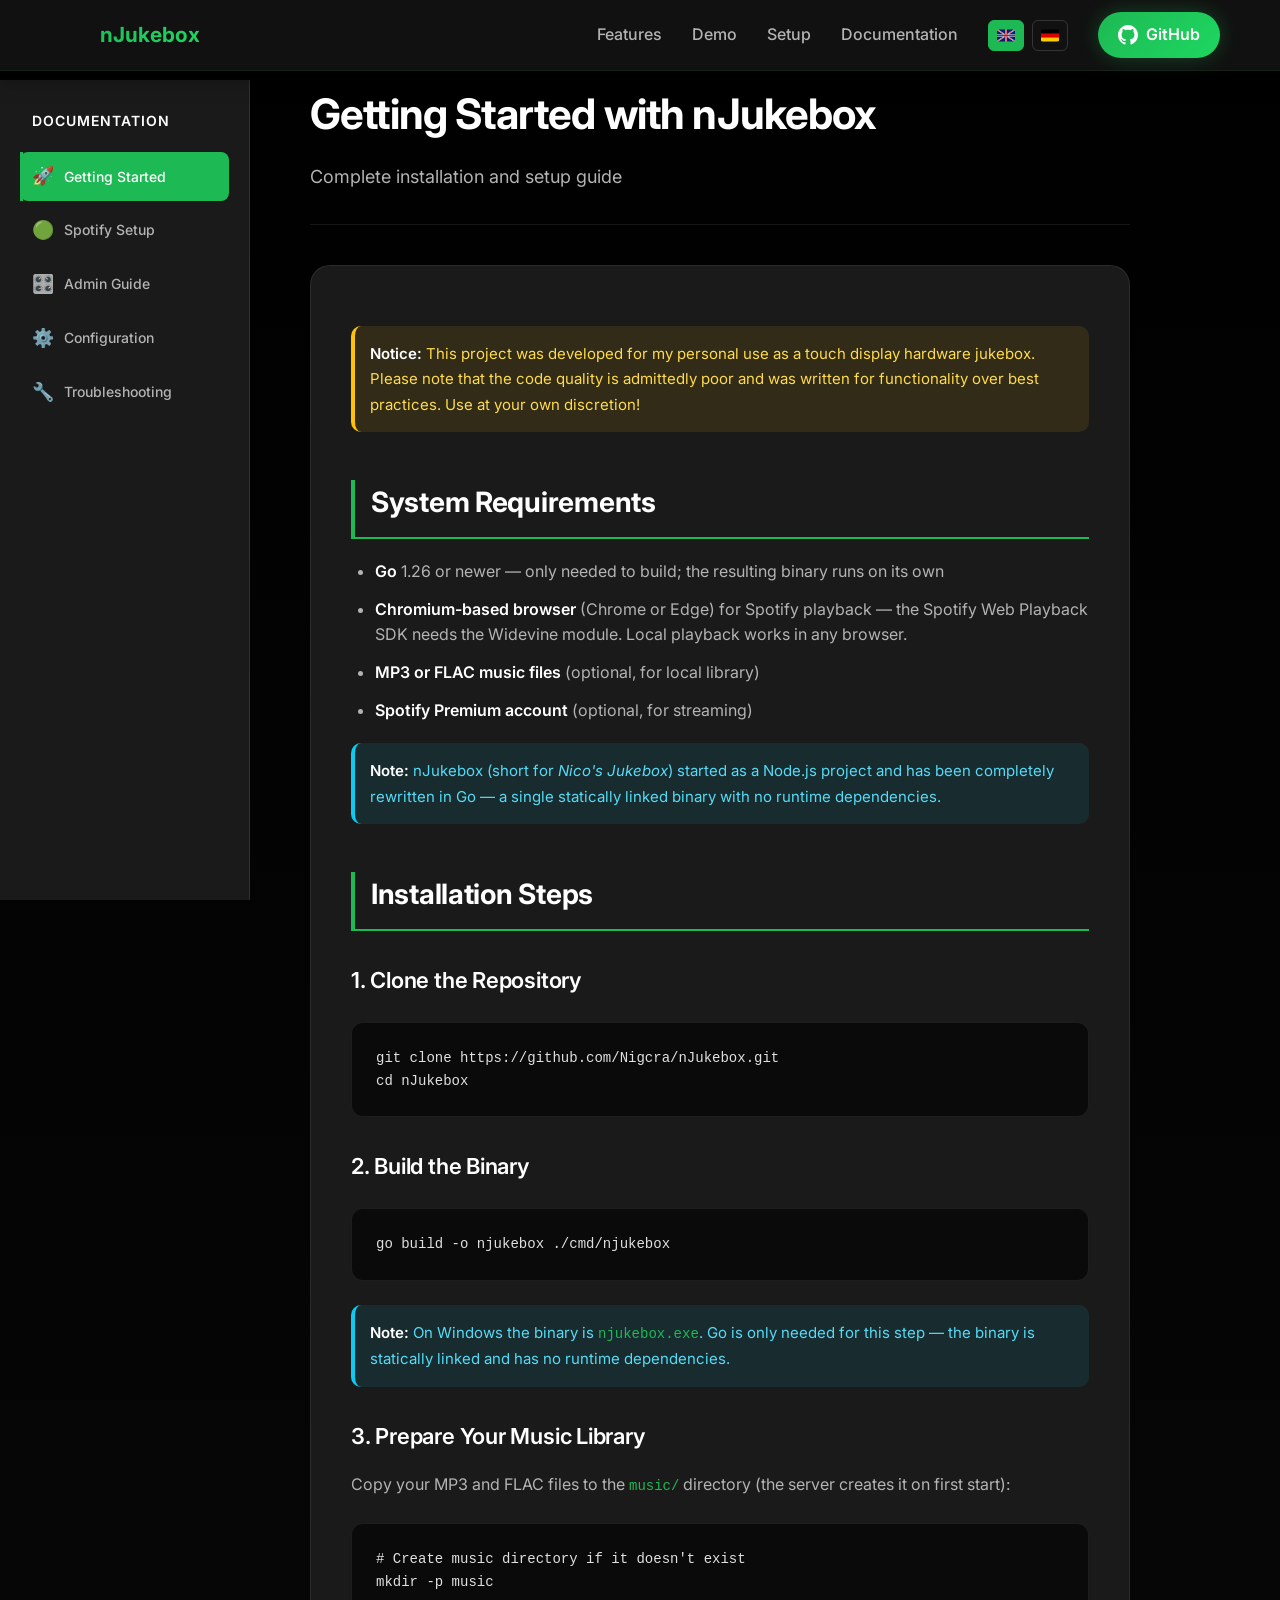
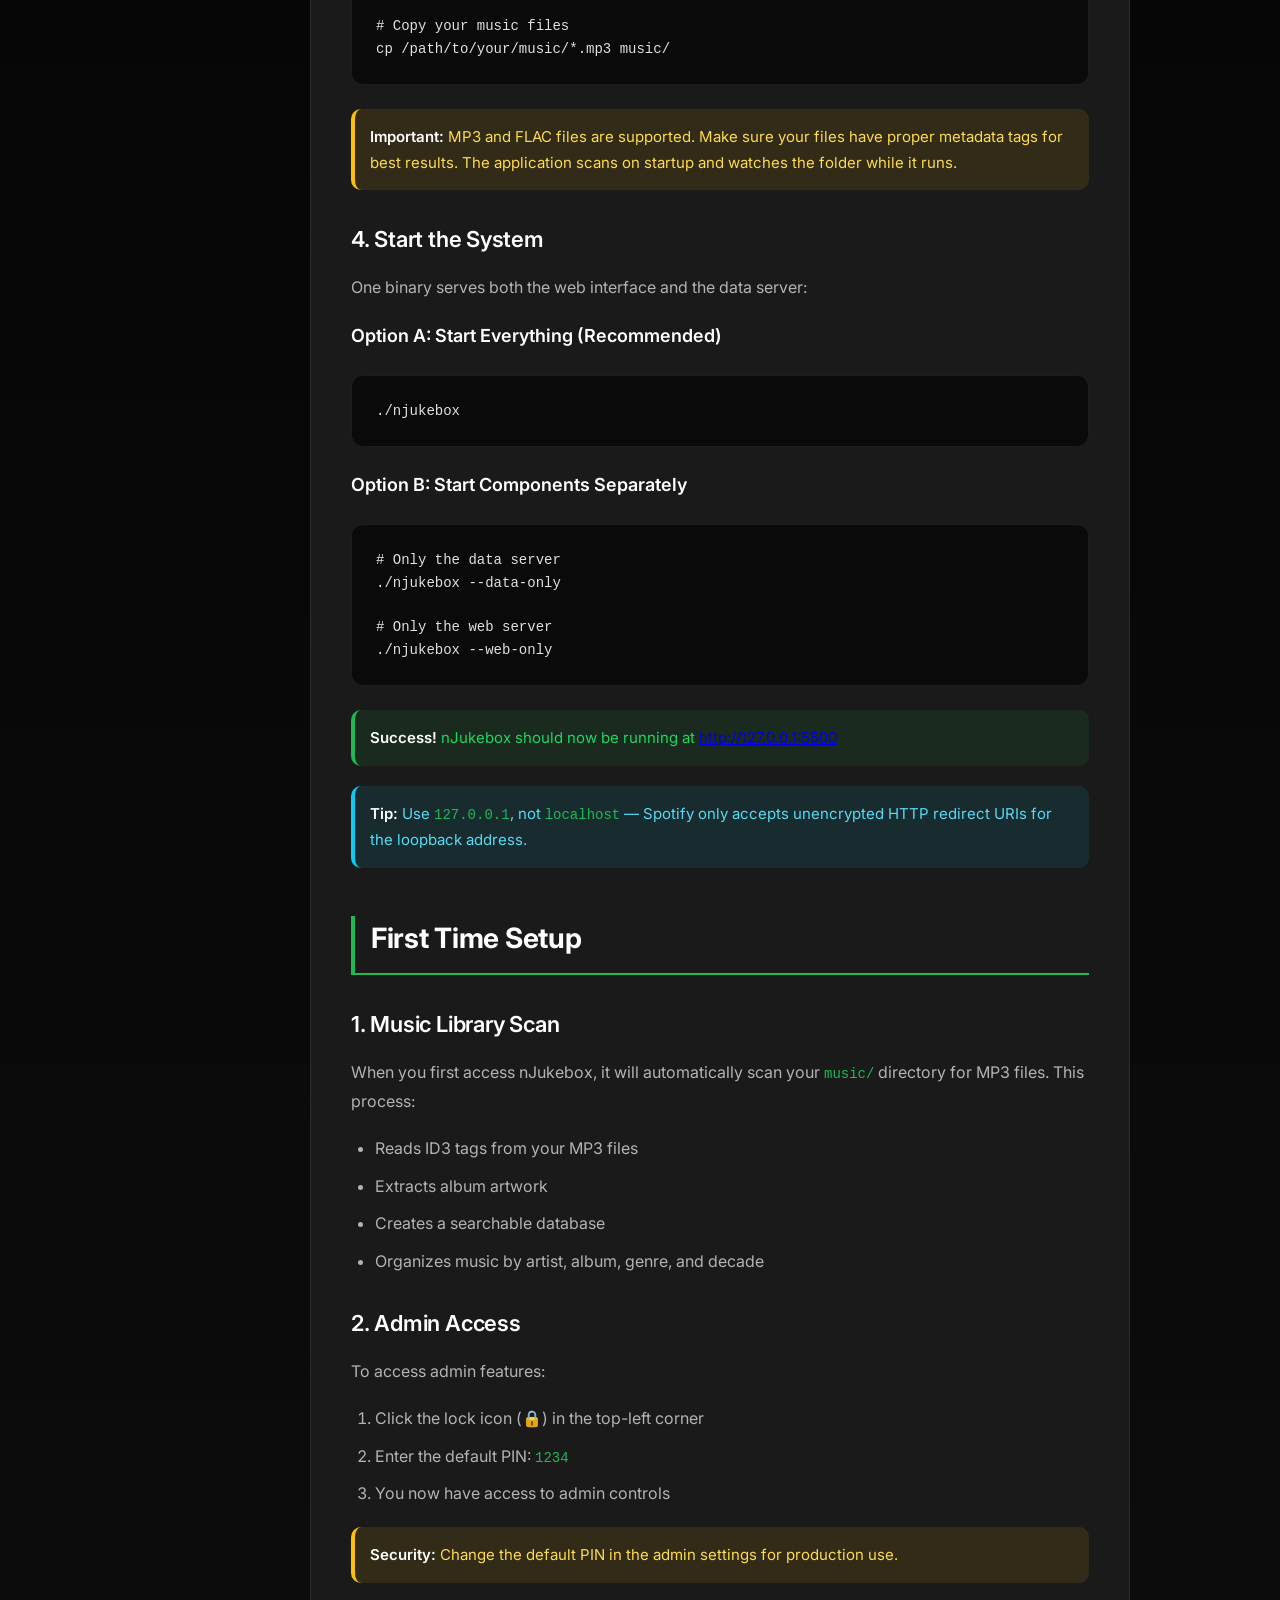
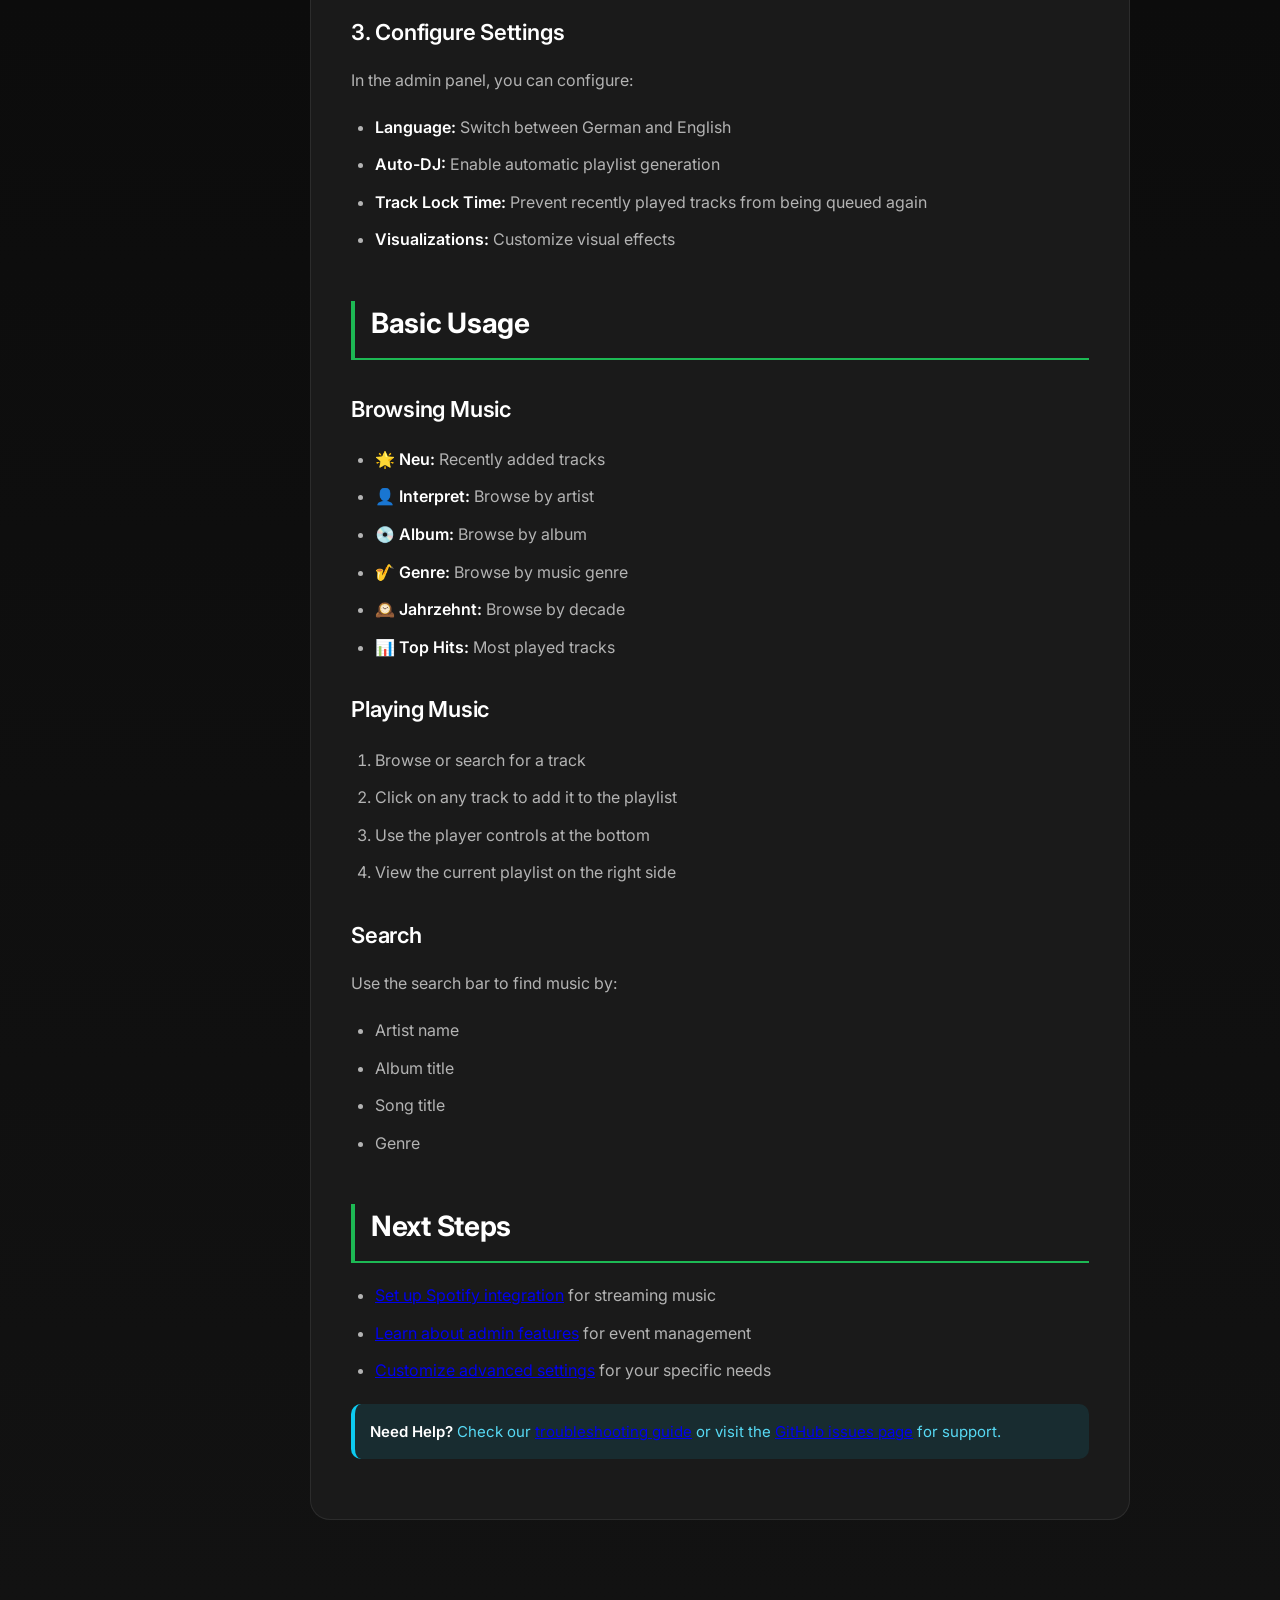
<file: docs/getting-started.html>
<!DOCTYPE html>
<html lang="en">
<head>
    <meta charset="UTF-8">
    <meta name="viewport" content="width=device-width, initial-scale=1.0">
    <title>Getting Started - nJukebox Documentation</title>
    <link rel="stylesheet" href="../style.css">
    <link href="https://fonts.googleapis.com/css2?family=Inter:wght@300;400;500;600;700&display=swap" rel="stylesheet">
    <style>
        body {
            display: flex;
            margin: 0;
            padding-top: 80px;
        }
        
        .doc-sidebar {
            position: fixed;
            left: 0;
            top: 80px;
            width: 250px;
            height: calc(100vh - 80px);
            background: var(--background-light);
            padding: 30px 20px;
            overflow-y: auto;
            border-right: 1px solid rgba(255, 255, 255, 0.1);
        }
        
        .doc-sidebar h3 {
            color: var(--text-primary);
            font-size: 14px;
            text-transform: uppercase;
            letter-spacing: 1px;
            margin-bottom: 20px;
            padding-left: 12px;
        }
        
        .doc-sidebar ul {
            list-style: none;
            margin: 0;
            padding: 0;
        }
        
        .doc-sidebar li {
            margin-bottom: 5px;
        }
        
        .doc-sidebar a {
            color: var(--text-secondary);
            text-decoration: none;
            padding: 10px 12px;
            border-radius: 8px;
            display: flex;
            align-items: center;
            gap: 10px;
            transition: all 0.3s ease;
            font-size: 14px;
        }
        
        .doc-sidebar a:hover {
            background: rgba(29, 185, 84, 0.1);
            color: var(--text-primary);
        }
        
        .doc-sidebar a.active {
            background: var(--primary-color);
            color: white;
        }
        
        .doc-sidebar a .icon {
            font-size: 18px;
        }
        
        .doc-main {
            margin-left: 270px;
            flex: 1;
            padding: 0 40px 40px;
            max-width: 900px;
        }
        
        .doc-container {
            width: 100%;
        }
        
        .doc-header {
            margin-bottom: 40px;
        }
        
        .doc-content {
            background: var(--background-light);
            padding: 40px;
            border-radius: 20px;
            margin-bottom: 40px;
        }
        
        h1, h2, h3 {
            color: var(--text-primary);
            margin-bottom: 20px;
        }
        
        h2 {
            border-bottom: 2px solid var(--primary-color);
            padding-bottom: 10px;
            margin-top: 40px;
        }
        
        p, li {
            color: var(--text-secondary);
            line-height: 1.6;
            margin-bottom: 15px;
        }
        
        .warning, .info, .success {
            padding: 15px;
            border-radius: 10px;
            margin: 20px 0;
            border-left: 4px solid;
        }
        
        .warning {
            background: rgba(255, 193, 7, 0.1);
            border-color: #ffc107;
        }
        
        .info {
            background: rgba(13, 202, 240, 0.1);
            border-color: #0dcaf0;
        }
        
        .success {
            background: rgba(29, 185, 84, 0.1);
            border-color: var(--primary-color);
        }
        
        pre {
            background: var(--background-darker);
            padding: 20px;
            border-radius: 10px;
            overflow-x: auto;
            margin: 20px 0;
        }
        
        code {
            color: var(--primary-color);
            font-family: 'SF Mono', Monaco, 'Cascadia Code', monospace;
        }
        
        @media (max-width: 768px) {
            .doc-sidebar {
                display: none;
            }
            .doc-main {
                margin-left: 0;
                padding: 0 20px 40px;
            }
        }
    </style>
</head>
<body>
    <nav class="navbar" style="position: fixed; top: 0; left: 0; right: 0; z-index: 1000; background: rgba(18, 18, 18, 0.98);">
        <div class="nav-container">
            <div class="nav-brand">
                <a href="../index.html" style="display: flex; align-items: center; gap: 10px; text-decoration: none; color: inherit;">
                    <span class="logo">🎵</span>
                    <span class="brand-name">nJukebox</span>
                </a>
            </div>
            <div class="nav-menu">
                <a href="../index.html#features" class="nav-link">Features</a>
                <a href="../index.html#demo" class="nav-link">Demo</a>
                <a href="../index.html#setup" class="nav-link">Setup</a>
                <a href="../index.html#docs" class="nav-link">Documentation</a>
                <div class="language-selector">
                    <button class="lang-btn active" data-lang="en" title="English">
                        <svg class="flag-icon" viewBox="0 0 24 16" fill="none" xmlns="http://www.w3.org/2000/svg">
                            <rect width="24" height="16" fill="#012169"/>
                            <path d="M0 0L24 16M24 0L0 16" stroke="#FFFFFF" stroke-width="1.6"/>
                            <path d="M12 0V16M0 8H24" stroke="#FFFFFF" stroke-width="2.7"/>
                            <path d="M12 0V16M0 8H24" stroke="#C8102E" stroke-width="1.6"/>
                            <path d="M0 0L24 16M24 0L0 16" stroke="#C8102E" stroke-width="0.8"/>
                        </svg>
                    </button>
                    <button class="lang-btn" data-lang="de" title="Deutsch">
                        <svg class="flag-icon" viewBox="0 0 24 16" fill="none" xmlns="http://www.w3.org/2000/svg">
                            <rect width="24" height="5.33" fill="#000000"/>
                            <rect y="5.33" width="24" height="5.33" fill="#DD0000"/>
                            <rect y="10.67" width="24" height="5.33" fill="#FFCE00"/>
                        </svg>
                    </button>
                </div>
                <a href="https://github.com/Nigcra/nJukebox" class="nav-link github-link" target="_blank">
                    <svg width="20" height="20" fill="currentColor" viewBox="0 0 24 24">
                        <path d="M12 0c-6.626 0-12 5.373-12 12 0 5.302 3.438 9.8 8.207 11.387.599.111.793-.261.793-.577v-2.234c-3.338.726-4.033-1.416-4.033-1.416-.546-1.387-1.333-1.756-1.333-1.756-1.089-.745.083-.729.083-.729 1.205.084 1.839 1.237 1.839 1.237 1.07 1.834 2.807 1.304 3.492.997.107-.775.418-1.305.762-1.604-2.665-.305-5.467-1.334-5.467-5.931 0-1.311.469-2.381 1.236-3.221-.124-.303-.535-1.524.117-3.176 0 0 1.008-.322 3.301 1.23.957-.266 1.983-.399 3.003-.404 1.02.005 2.047.138 3.006.404 2.291-1.552 3.297-1.23 3.297-1.23.653 1.653.242 2.874.118 3.176.77.84 1.235 1.911 1.235 3.221 0 4.609-2.807 5.624-5.479 5.921.43.372.823 1.102.823 2.222v3.293c0 .319.192.694.801.576 4.765-1.589 8.199-6.086 8.199-11.386 0-6.627-5.373-12-12-12z"/>
                    </svg>
                    GitHub
                </a>
            </div>
            <div class="mobile-menu-toggle">
                <span></span>
                <span></span>
                <span></span>
            </div>
        </div>
    </nav>

    <!-- Sidebar Navigation -->
    <aside class="doc-sidebar">
        <h3 data-lang="en">Documentation</h3>
        <h3 data-lang="de" style="display: none;">Dokumentation</h3>
        <ul>
            <li>
                <a href="getting-started.html" class="active">
                    <span class="icon">🚀</span>
                    <span data-lang="en">Getting Started</span>
                    <span data-lang="de" style="display: none;">Erste Schritte</span>
                </a>
            </li>
            <li>
                <a href="spotify-setup.html">
                    <span class="icon">🟢</span>
                    <span data-lang="en">Spotify Setup</span>
                    <span data-lang="de" style="display: none;">Spotify-Einrichtung</span>
                </a>
            </li>
            <li>
                <a href="admin-guide.html">
                    <span class="icon">🎛️</span>
                    <span data-lang="en">Admin Guide</span>
                    <span data-lang="de" style="display: none;">Admin-Anleitung</span>
                </a>
            </li>
            <li>
                <a href="configuration.html">
                    <span class="icon">⚙️</span>
                    <span data-lang="en">Configuration</span>
                    <span data-lang="de" style="display: none;">Konfiguration</span>
                </a>
            </li>
            <li>
                <a href="troubleshooting.html">
                    <span class="icon">🔧</span>
                    <span data-lang="en">Troubleshooting</span>
                    <span data-lang="de" style="display: none;">Problembehandlung</span>
                </a>
            </li>
        </ul>
    </aside>

    <!-- Main Content -->
    <div class="doc-main">
        <div class="doc-container">
            <div class="doc-header" data-lang="en">
                <h1>Getting Started with nJukebox</h1>
                <p>Complete installation and setup guide</p>
            </div>
            
            <div class="doc-header" data-lang="de" style="display: none;">
                <h1>🚀 Erste Schritte</h1>
                <p>Vollständige Anleitung zur Installation und Einrichtung von nJukebox</p>
            </div>

            <div class="doc-content" data-lang="en">
            <div class="warning">
                <strong>Notice:</strong> This project was developed for my personal use as a touch display hardware jukebox. 
                Please note that the code quality is admittedly poor and was written for functionality over best practices. 
                Use at your own discretion!
            </div>

            <h2>System Requirements</h2>
            <ul>
                <li><strong>Go</strong> 1.26 or newer &mdash; only needed to build; the resulting binary runs on its own</li>
                <li><strong>Chromium-based browser</strong> (Chrome or Edge) for Spotify playback &mdash; the Spotify Web Playback SDK needs the Widevine module. Local playback works in any browser.</li>
                <li><strong>MP3 or FLAC music files</strong> (optional, for local library)</li>
                <li><strong>Spotify Premium account</strong> (optional, for streaming)</li>
            </ul>

            <div class="info">
                <strong>Note:</strong> nJukebox (short for <em>Nico's Jukebox</em>) started as a Node.js project and has been completely rewritten in Go &mdash; a single statically linked binary with no runtime dependencies.
            </div>

            <h2>Installation Steps</h2>

            <h3>1. Clone the Repository</h3>
            <pre><code>git clone https://github.com/Nigcra/nJukebox.git
cd nJukebox</code></pre>

            <h3>2. Build the Binary</h3>
            <pre><code>go build -o njukebox ./cmd/njukebox</code></pre>

            <div class="info">
                <strong>Note:</strong> On Windows the binary is <code>njukebox.exe</code>. Go is only needed for this step &mdash; the binary is statically linked and has no runtime dependencies.
            </div>

            <h3>3. Prepare Your Music Library</h3>
            <p>Copy your MP3 and FLAC files to the <code>music/</code> directory (the server creates it on first start):</p>
            <pre><code># Create music directory if it doesn't exist
mkdir -p music

# Copy your music files
cp /path/to/your/music/*.mp3 music/</code></pre>

            <div class="warning">
                <strong>Important:</strong> MP3 and FLAC files are supported. Make sure your files have proper metadata tags for best results. The application scans on startup and watches the folder while it runs.
            </div>

            <h3>4. Start the System</h3>
            <p>One binary serves both the web interface and the data server:</p>

            <h4>Option A: Start Everything (Recommended)</h4>
            <pre><code>./njukebox</code></pre>

            <h4>Option B: Start Components Separately</h4>
            <pre><code># Only the data server
./njukebox --data-only

# Only the web server
./njukebox --web-only</code></pre>

            <div class="success">
                <strong>Success!</strong> nJukebox should now be running at <a href="http://127.0.0.1:5500" target="_blank">http://127.0.0.1:5500</a>
            </div>

            <div class="info">
                <strong>Tip:</strong> Use <code>127.0.0.1</code>, not <code>localhost</code> &mdash; Spotify only accepts unencrypted HTTP redirect URIs for the loopback address.
            </div>

            <h2>First Time Setup</h2>

            <h3>1. Music Library Scan</h3>
            <p>When you first access nJukebox, it will automatically scan your <code>music/</code> directory for MP3 files. This process:</p>
            <ul>
                <li>Reads ID3 tags from your MP3 files</li>
                <li>Extracts album artwork</li>
                <li>Creates a searchable database</li>
                <li>Organizes music by artist, album, genre, and decade</li>
            </ul>

            <h3>2. Admin Access</h3>
            <p>To access admin features:</p>
            <ol>
                <li>Click the lock icon (🔒) in the top-left corner</li>
                <li>Enter the default PIN: <code>1234</code></li>
                <li>You now have access to admin controls</li>
            </ol>

            <div class="warning">
                <strong>Security:</strong> Change the default PIN in the admin settings for production use.
            </div>

            <h3>3. Configure Settings</h3>
            <p>In the admin panel, you can configure:</p>
            <ul>
                <li><strong>Language:</strong> Switch between German and English</li>
                <li><strong>Auto-DJ:</strong> Enable automatic playlist generation</li>
                <li><strong>Track Lock Time:</strong> Prevent recently played tracks from being queued again</li>
                <li><strong>Visualizations:</strong> Customize visual effects</li>
            </ul>

            <h2>Basic Usage</h2>

            <h3>Browsing Music</h3>
            <ul>
                <li><strong>🌟 Neu:</strong> Recently added tracks</li>
                <li><strong>👤 Interpret:</strong> Browse by artist</li>
                <li><strong>💿 Album:</strong> Browse by album</li>
                <li><strong>🎷 Genre:</strong> Browse by music genre</li>
                <li><strong>🕰️ Jahrzehnt:</strong> Browse by decade</li>
                <li><strong>📊 Top Hits:</strong> Most played tracks</li>
            </ul>

            <h3>Playing Music</h3>
            <ol>
                <li>Browse or search for a track</li>
                <li>Click on any track to add it to the playlist</li>
                <li>Use the player controls at the bottom</li>
                <li>View the current playlist on the right side</li>
            </ol>

            <h3>Search</h3>
            <p>Use the search bar to find music by:</p>
            <ul>
                <li>Artist name</li>
                <li>Album title</li>
                <li>Song title</li>
                <li>Genre</li>
            </ul>

            <h2>Next Steps</h2>
            <ul>
                <li><a href="spotify-setup.html">Set up Spotify integration</a> for streaming music</li>
                <li><a href="admin-guide.html">Learn about admin features</a> for event management</li>
                <li><a href="configuration.html">Customize advanced settings</a> for your specific needs</li>
            </ul>

            <div class="info">
                <strong>Need Help?</strong> Check our <a href="troubleshooting.html">troubleshooting guide</a> or visit the <a href="https://github.com/Nigcra/nJukebox/issues" target="_blank">GitHub issues page</a> for support.
            </div>
        </div>
        
        <div class="doc-content" data-lang="de" style="display: none;">
            <div class="warning">
                <strong>Hinweis:</strong> Dieses Projekt wurde für meinen persönlichen Gebrauch als Touch-Display Hardware-Jukebox entwickelt. 
                Die Code-Qualität ist zugegebenermaßen schlecht und wurde auf Funktionalität statt auf bewährte Praktiken ausgelegt. 
                Verwenden Sie es auf eigene Verantwortung!
            </div>

            <h2>Systemanforderungen</h2>
            <ul>
                <li><strong>Go</strong> 1.26 oder neuer &mdash; nur zum Bauen nötig; das fertige Binary läuft eigenständig</li>
                <li><strong>Chromium-basierter Browser</strong> (Chrome oder Edge) für Spotify-Wiedergabe &mdash; das Spotify Web Playback SDK benötigt das Widevine-Modul. Lokale Wiedergabe funktioniert in jedem Browser.</li>
                <li><strong>MP3- oder FLAC-Musikdateien</strong> (optional, für lokale Bibliothek)</li>
                <li><strong>Spotify Premium-Account</strong> (optional, für Streaming)</li>
            </ul>

            <div class="info">
                <strong>Hinweis:</strong> nJukebox (kurz für <em>Nico's Jukebox</em>) begann als Node.js-Projekt und wurde vollständig in Go neu geschrieben &mdash; ein einzelnes, statisch gelinktes Binary ohne Laufzeitabhängigkeiten.
            </div>

            <h2>Installationsschritte</h2>

            <h3>1. Repository klonen</h3>
            <pre><code>git clone https://github.com/Nigcra/nJukebox.git
cd nJukebox</code></pre>

            <h3>2. Binary bauen</h3>
            <pre><code>go build -o njukebox ./cmd/njukebox</code></pre>

            <div class="info">
                <strong>Hinweis:</strong> Unter Windows heißt das Binary <code>njukebox.exe</code>. Go wird nur für diesen Schritt benötigt &mdash; das Binary ist statisch gelinkt und hat keine Laufzeitabhängigkeiten.
            </div>

            <h3>3. Musikbibliothek vorbereiten</h3>
            <p>Kopieren Sie Ihre MP3- und FLAC-Dateien in das <code>music/</code> Verzeichnis (der Server erstellt es beim ersten Start):</p>
            <pre><code># Musikverzeichnis erstellen, falls es nicht existiert
mkdir -p music

# Ihre Musikdateien kopieren
cp /pfad/zu/ihrer/musik/*.mp3 music/</code></pre>

            <div class="warning">
                <strong>Wichtig:</strong> MP3- und FLAC-Dateien werden unterstützt. Stellen Sie sicher, dass Ihre Dateien ordnungsgemäße Metadaten-Tags haben. Die Anwendung scannt beim Start und überwacht den Ordner im laufenden Betrieb.
            </div>

            <h3>4. System starten</h3>
            <p>Ein Binary bedient sowohl die Web-Oberfläche als auch den Datenserver:</p>

            <h4>Option A: Alles starten (empfohlen)</h4>
            <pre><code>./njukebox</code></pre>

            <h4>Option B: Komponenten separat starten</h4>
            <pre><code># Nur der Datenserver
./njukebox --data-only

# Nur der Webserver
./njukebox --web-only</code></pre>

            <div class="success">
                <strong>Erfolg!</strong> nJukebox sollte jetzt unter <a href="http://127.0.0.1:5500" target="_blank">http://127.0.0.1:5500</a> laufen
            </div>

            <div class="info">
                <strong>Tipp:</strong> Verwenden Sie <code>127.0.0.1</code>, nicht <code>localhost</code> &mdash; Spotify akzeptiert unverschlüsselte HTTP-Redirect-URIs nur für die Loopback-Adresse.
            </div>

            <h2>Ersteinrichtung</h2>

            <h3>1. Musikbibliothek scannen</h3>
            <p>Beim ersten Zugriff auf nJukebox wird automatisch Ihr <code>music/</code> Verzeichnis nach MP3-Dateien durchsucht. Dieser Prozess:</p>
            <ul>
                <li>Liest ID3-Tags aus Ihren MP3-Dateien</li>
                <li>Extrahiert Album-Artwork</li>
                <li>Erstellt eine durchsuchbare Datenbank</li>
                <li>Organisiert Musik nach Interpret, Album, Genre und Jahrzehnt</li>
            </ul>

            <h3>2. Admin-Zugang</h3>
            <p>Um auf Admin-Funktionen zuzugreifen:</p>
            <ol>
                <li>Klicken Sie auf das Schloss-Symbol (🔒) in der oberen linken Ecke</li>
                <li>Geben Sie die Standard-PIN ein: <code>1234</code></li>
                <li>Sie haben jetzt Zugriff auf Admin-Funktionen</li>
            </ol>

            <div class="warning">
                <strong>Sicherheit:</strong> Ändern Sie die Standard-PIN in den Admin-Einstellungen für den Produktiveinsatz.
            </div>

            <h3>3. Einstellungen konfigurieren</h3>
            <p>Im Admin-Panel können Sie konfigurieren:</p>
            <ul>
                <li><strong>Sprache:</strong> Zwischen Deutsch und Englisch wechseln</li>
                <li><strong>Auto-DJ:</strong> Automatische Playlist-Generierung aktivieren</li>
                <li><strong>Track-Sperrzeit:</strong> Verhindert, dass kürzlich gespielte Titel erneut in die Warteschlange gestellt werden</li>
                <li><strong>Visualisierungen:</strong> Visuelle Effekte anpassen</li>
            </ul>

            <h2>Grundlegende Nutzung</h2>

            <h3>Musik durchsuchen</h3>
            <ul>
                <li><strong>🌟 Neu:</strong> Kürzlich hinzugefügte Titel</li>
                <li><strong>👤 Interpret:</strong> Nach Künstler durchsuchen</li>
                <li><strong>💿 Album:</strong> Nach Album durchsuchen</li>
                <li><strong>🎷 Genre:</strong> Nach Musikgenre durchsuchen</li>
                <li><strong>🕰️ Jahrzehnt:</strong> Nach Jahrzehnt durchsuchen</li>
                <li><strong>📊 Top Hits:</strong> Meistgespielte Titel</li>
            </ul>

            <h3>Musik abspielen</h3>
            <ol>
                <li>Durchsuchen oder suchen Sie nach einem Titel</li>
                <li>Klicken Sie auf einen beliebigen Titel, um ihn zur Playlist hinzuzufügen</li>
                <li>Verwenden Sie die Player-Steuerungen unten</li>
                <li>Sehen Sie sich die aktuelle Playlist auf der rechten Seite an</li>
            </ol>

            <h3>Suche</h3>
            <p>Verwenden Sie die Suchleiste, um Musik zu finden nach:</p>
            <ul>
                <li>Interpretenname</li>
                <li>Albumtitel</li>
                <li>Song-Titel</li>
                <li>Genre</li>
            </ul>

            <h2>Nächste Schritte</h2>
            <ul>
                <li><a href="spotify-setup.html">Spotify-Integration einrichten</a> für Streaming-Musik</li>
                <li><a href="admin-guide.html">Erfahren Sie mehr über Admin-Funktionen</a> für Event-Management</li>
                <li><a href="configuration.html">Erweiterte Einstellungen anpassen</a> für Ihre spezifischen Bedürfnisse</li>
            </ul>

            <div class="info">
                <strong>Brauchen Sie Hilfe?</strong> Schauen Sie in unseren <a href="troubleshooting.html">Fehlerbehebungsleitfaden</a> oder besuchen Sie die <a href="https://github.com/Nigcra/nJukebox/issues" target="_blank">GitHub Issues-Seite</a> für Support.
            </div>
        </div>
        </div>
    </div>

    <script src="docs-script.js"></script>
</body>
</html>
</file>
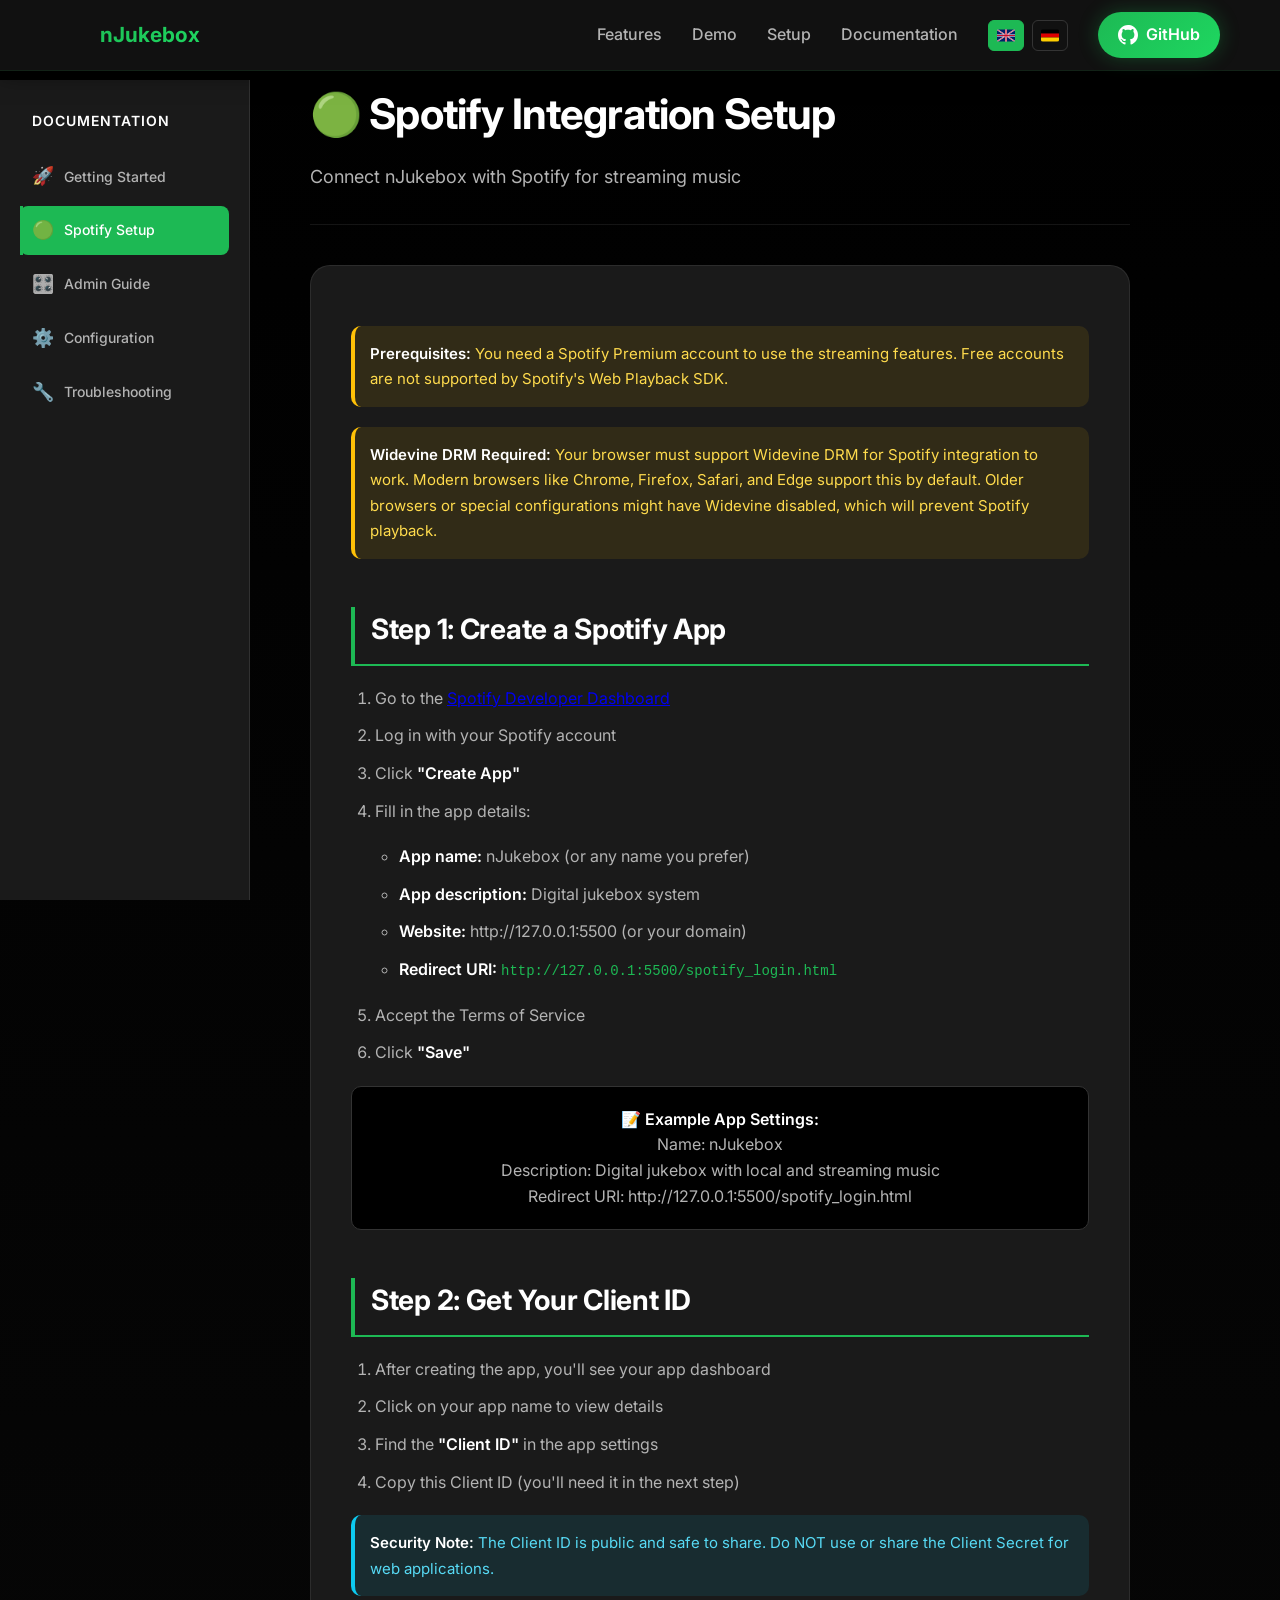
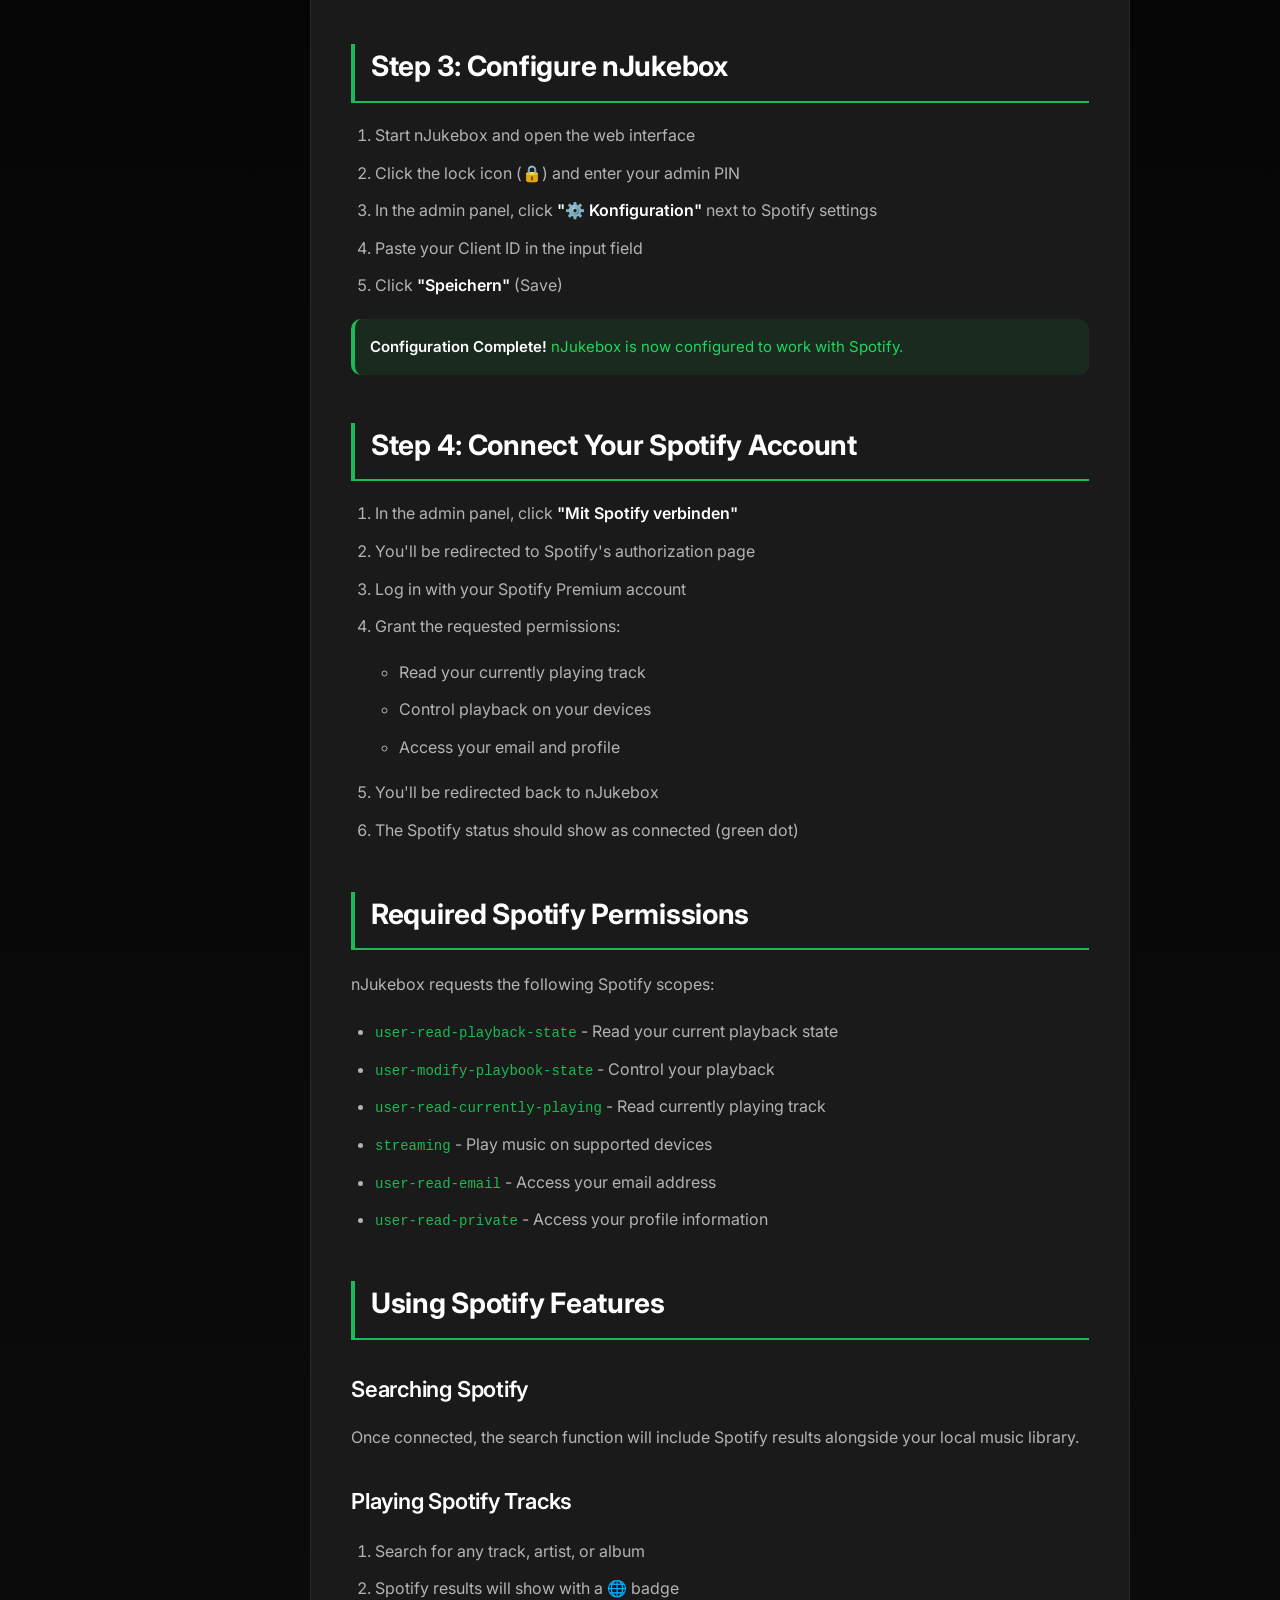
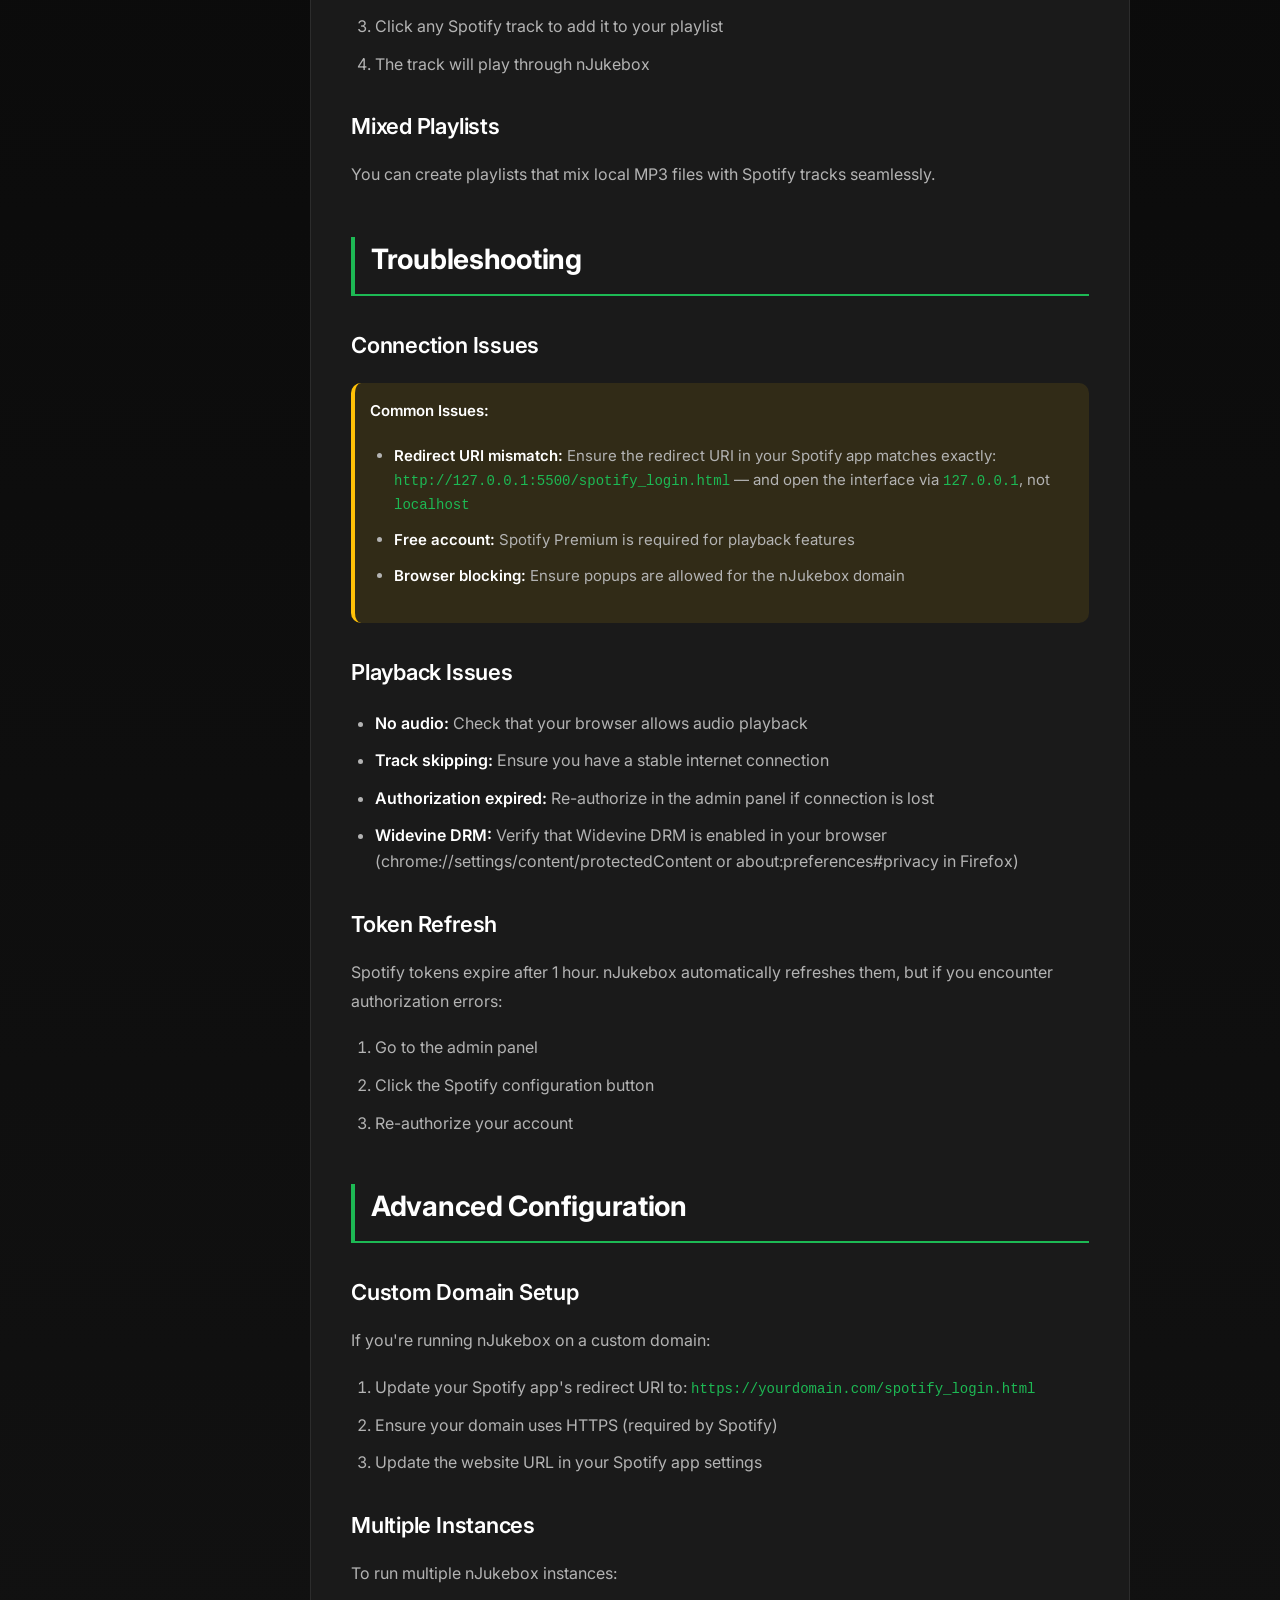
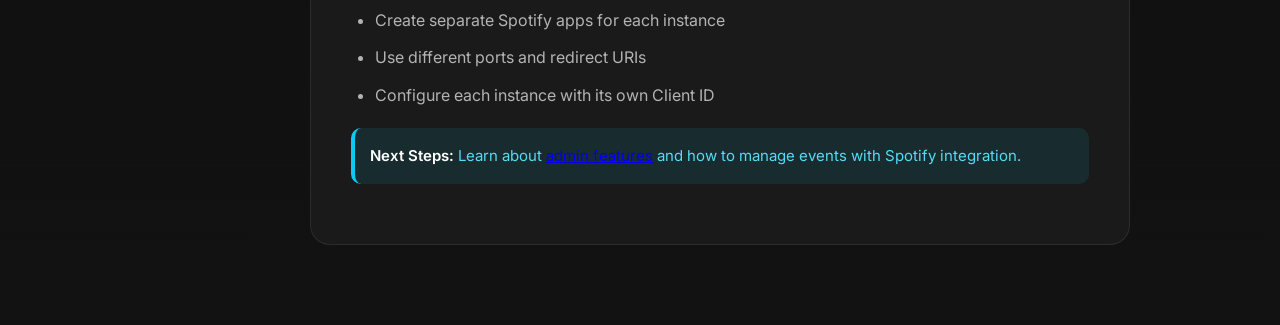
<file: docs/spotify-setup.html>
<!DOCTYPE html>
<html lang="en">
<head>
    <meta charset="UTF-8">
    <meta name="viewport" content="width=device-width, initial-scale=1.0">
    <title>Spotify Setup - nJukebox Documentation</title>
    <link rel="stylesheet" href="../style.css">
    <link href="https://fonts.googleapis.com/css2?family=Inter:wght@300;400;500;600;700&display=swap" rel="stylesheet">
    <style>
        body {
            display: flex;
            margin: 0;
            padding-top: 80px;
        }
        
        .doc-sidebar {
            position: fixed;
            left: 0;
            top: 80px;
            width: 250px;
            height: calc(100vh - 80px);
            background: var(--background-light);
            padding: 30px 20px;
            overflow-y: auto;
            border-right: 1px solid rgba(255, 255, 255, 0.1);
        }
        
        .doc-sidebar h3 {
            color: var(--text-primary);
            font-size: 14px;
            text-transform: uppercase;
            letter-spacing: 1px;
            margin-bottom: 20px;
            padding-left: 12px;
        }
        
        .doc-sidebar ul {
            list-style: none;
            margin: 0;
            padding: 0;
        }
        
        .doc-sidebar li {
            margin-bottom: 5px;
        }
        
        .doc-sidebar a {
            color: var(--text-secondary);
            text-decoration: none;
            padding: 10px 12px;
            border-radius: 8px;
            display: flex;
            align-items: center;
            gap: 10px;
            transition: all 0.3s ease;
            font-size: 14px;
        }
        
        .doc-sidebar a:hover {
            background: rgba(29, 185, 84, 0.1);
            color: var(--text-primary);
        }
        
        .doc-sidebar a.active {
            background: var(--primary-color);
            color: white;
        }
        
        .doc-sidebar a .icon {
            font-size: 18px;
        }
        
        .doc-main {
            margin-left: 270px;
            flex: 1;
            padding: 0 40px 40px;
            max-width: 900px;
        }
        
        .doc-container {
            width: 100%;
        }
        
        .doc-header {
            margin-bottom: 40px;
        }
        
        .doc-content {
            background: var(--background-light);
            padding: 40px;
            border-radius: 20px;
            margin-bottom: 40px;
        }
        
        h1, h2, h3 {
            color: var(--text-primary);
            margin-bottom: 20px;
        }
        
        h2 {
            border-bottom: 2px solid var(--primary-color);
            padding-bottom: 10px;
            margin-top: 40px;
        }
        
        p, li {
            color: var(--text-secondary);
            line-height: 1.6;
            margin-bottom: 15px;
        }
        
        .warning, .info, .success {
            padding: 15px;
            border-radius: 10px;
            margin: 20px 0;
            border-left: 4px solid;
        }
        
        .warning {
            background: rgba(255, 193, 7, 0.1);
            border-color: #ffc107;
        }
        
        .info {
            background: rgba(13, 202, 240, 0.1);
            border-color: #0dcaf0;
        }
        
        .success {
            background: rgba(29, 185, 84, 0.1);
            border-color: var(--primary-color);
        }
        
        pre {
            background: var(--background-darker);
            padding: 20px;
            border-radius: 10px;
            overflow-x: auto;
            margin: 20px 0;
        }
        
        code {
            color: var(--primary-color);
            font-family: 'SF Mono', Monaco, 'Cascadia Code', monospace;
        }
        
        @media (max-width: 768px) {
            .doc-sidebar {
                display: none;
            }
            .doc-main {
                margin-left: 0;
                padding: 0 20px 40px;
            }
        }
        
        .step-image {
            background: var(--background-darker);
            border: 1px solid var(--border-color);
            border-radius: 10px;
            padding: 20px;
            margin: 20px 0;
            text-align: center;
            color: var(--text-secondary);
        }
    </style>
</head>
<body>
    <nav class="navbar" style="position: fixed; top: 0; left: 0; right: 0; z-index: 1000; background: rgba(18, 18, 18, 0.98);">
        <div class="nav-container">
            <div class="nav-brand">
                <a href="../index.html" style="display: flex; align-items: center; gap: 10px; text-decoration: none; color: inherit;">
                    <span class="logo">🎵</span>
                    <span class="brand-name">nJukebox</span>
                </a>
            </div>
            <div class="nav-menu">
                <a href="../index.html#features" class="nav-link">Features</a>
                <a href="../index.html#demo" class="nav-link">Demo</a>
                <a href="../index.html#setup" class="nav-link">Setup</a>
                <a href="../index.html#docs" class="nav-link">Documentation</a>
                <div class="language-selector">
                    <button class="lang-btn active" data-lang="en" title="English">
                        <svg class="flag-icon" viewBox="0 0 24 16" fill="none" xmlns="http://www.w3.org/2000/svg">
                            <rect width="24" height="16" fill="#012169"/>
                            <path d="M0 0L24 16M24 0L0 16" stroke="#FFFFFF" stroke-width="1.6"/>
                            <path d="M12 0V16M0 8H24" stroke="#FFFFFF" stroke-width="2.7"/>
                            <path d="M12 0V16M0 8H24" stroke="#C8102E" stroke-width="1.6"/>
                            <path d="M0 0L24 16M24 0L0 16" stroke="#C8102E" stroke-width="0.8"/>
                        </svg>
                    </button>
                    <button class="lang-btn" data-lang="de" title="Deutsch">
                        <svg class="flag-icon" viewBox="0 0 24 16" fill="none" xmlns="http://www.w3.org/2000/svg">
                            <rect width="24" height="5.33" fill="#000000"/>
                            <rect y="5.33" width="24" height="5.33" fill="#DD0000"/>
                            <rect y="10.67" width="24" height="5.33" fill="#FFCE00"/>
                        </svg>
                    </button>
                </div>
                <a href="https://github.com/Nigcra/nJukebox" class="nav-link github-link" target="_blank">
                    <svg width="20" height="20" fill="currentColor" viewBox="0 0 24 24">
                        <path d="M12 0c-6.626 0-12 5.373-12 12 0 5.302 3.438 9.8 8.207 11.387.599.111.793-.261.793-.577v-2.234c-3.338.726-4.033-1.416-4.033-1.416-.546-1.387-1.333-1.756-1.333-1.756-1.089-.745.083-.729.083-.729 1.205.084 1.839 1.237 1.839 1.237 1.07 1.834 2.807 1.304 3.492.997.107-.775.418-1.305.762-1.604-2.665-.305-5.467-1.334-5.467-5.931 0-1.311.469-2.381 1.236-3.221-.124-.303-.535-1.524.117-3.176 0 0 1.008-.322 3.301 1.23.957-.266 1.983-.399 3.003-.404 1.02.005 2.047.138 3.006.404 2.291-1.552 3.297-1.23 3.297-1.30.653 1.653.242 2.874.118 3.176.77.84 1.235 1.911 1.235 3.221 0 4.609-2.807 5.624-5.479 5.921.43.372.823 1.102.823 2.222v3.293c0 .319.192.694.801.576 4.765-1.589 8.199-6.086 8.199-11.386 0-6.627-5.373-12-12-12z"/>
                    </svg>
                    GitHub
                </a>
            </div>
            <div class="mobile-menu-toggle">
                <span></span>
                <span></span>
                <span></span>
            </div>
        </div>
    </nav>

    <!-- Sidebar Navigation -->
    <aside class="doc-sidebar">
        <h3 data-lang="en">Documentation</h3>
        <h3 data-lang="de" style="display: none;">Dokumentation</h3>
        <ul>
            <li>
                <a href="getting-started.html">
                    <span class="icon">🚀</span>
                    <span data-lang="en">Getting Started</span>
                    <span data-lang="de" style="display: none;">Erste Schritte</span>
                </a>
            </li>
            <li>
                <a href="spotify-setup.html" class="active">
                    <span class="icon">🟢</span>
                    <span data-lang="en">Spotify Setup</span>
                    <span data-lang="de" style="display: none;">Spotify-Einrichtung</span>
                </a>
            </li>
            <li>
                <a href="admin-guide.html">
                    <span class="icon">🎛️</span>
                    <span data-lang="en">Admin Guide</span>
                    <span data-lang="de" style="display: none;">Admin-Anleitung</span>
                </a>
            </li>
            <li>
                <a href="configuration.html">
                    <span class="icon">⚙️</span>
                    <span data-lang="en">Configuration</span>
                    <span data-lang="de" style="display: none;">Konfiguration</span>
                </a>
            </li>
            <li>
                <a href="troubleshooting.html">
                    <span class="icon">🔧</span>
                    <span data-lang="en">Troubleshooting</span>
                    <span data-lang="de" style="display: none;">Problembehandlung</span>
                </a>
            </li>
        </ul>
    </aside>

    <!-- Main Content -->
    <div class="doc-main">
        <div class="doc-container">
            <div class="doc-header" data-lang="en">
                <h1>🟢 Spotify Integration Setup</h1>
                <p>Connect nJukebox with Spotify for streaming music</p>
            </div>
            <div class="doc-header" data-lang="de" style="display: none;">
                <h1>🟢 Spotify-Einrichtung</h1>
                <p>Verbinde nJukebox mit Spotify für Streaming-Musik</p>
            </div>

            <div class="doc-content" data-lang="en">
            <div class="warning">
                <strong>Prerequisites:</strong> You need a Spotify Premium account to use the streaming features. Free accounts are not supported by Spotify's Web Playback SDK.
            </div>

            <div class="warning">
                <strong>Widevine DRM Required:</strong> Your browser must support Widevine DRM for Spotify integration to work. 
                Modern browsers like Chrome, Firefox, Safari, and Edge support this by default. Older browsers or special configurations 
                might have Widevine disabled, which will prevent Spotify playback.
            </div>

            <h2>Step 1: Create a Spotify App</h2>
            <ol>
                <li>Go to the <a href="https://developer.spotify.com/dashboard" target="_blank">Spotify Developer Dashboard</a></li>
                <li>Log in with your Spotify account</li>
                <li>Click <strong>"Create App"</strong></li>
                <li>Fill in the app details:
                    <ul>
                        <li><strong>App name:</strong> nJukebox (or any name you prefer)</li>
                        <li><strong>App description:</strong> Digital jukebox system</li>
                        <li><strong>Website:</strong> http://127.0.0.1:5500 (or your domain)</li>
                        <li><strong>Redirect URI:</strong> <code>http://127.0.0.1:5500/spotify_login.html</code></li>
                    </ul>
                </li>
                <li>Accept the Terms of Service</li>
                <li>Click <strong>"Save"</strong></li>
            </ol>

            <div class="step-image">
                📝 <strong>Example App Settings:</strong><br>
                Name: nJukebox<br>
                Description: Digital jukebox with local and streaming music<br>
                Redirect URI: http://127.0.0.1:5500/spotify_login.html
            </div>

            <h2>Step 2: Get Your Client ID</h2>
            <ol>
                <li>After creating the app, you'll see your app dashboard</li>
                <li>Click on your app name to view details</li>
                <li>Find the <strong>"Client ID"</strong> in the app settings</li>
                <li>Copy this Client ID (you'll need it in the next step)</li>
            </ol>

            <div class="info">
                <strong>Security Note:</strong> The Client ID is public and safe to share. Do NOT use or share the Client Secret for web applications.
            </div>

            <h2>Step 3: Configure nJukebox</h2>
            <ol>
                <li>Start nJukebox and open the web interface</li>
                <li>Click the lock icon (🔒) and enter your admin PIN</li>
                <li>In the admin panel, click <strong>"⚙️ Konfiguration"</strong> next to Spotify settings</li>
                <li>Paste your Client ID in the input field</li>
                <li>Click <strong>"Speichern"</strong> (Save)</li>
            </ol>

            <div class="success">
                <strong>Configuration Complete!</strong> nJukebox is now configured to work with Spotify.
            </div>

            <h2>Step 4: Connect Your Spotify Account</h2>
            <ol>
                <li>In the admin panel, click <strong>"Mit Spotify verbinden"</strong></li>
                <li>You'll be redirected to Spotify's authorization page</li>
                <li>Log in with your Spotify Premium account</li>
                <li>Grant the requested permissions:
                    <ul>
                        <li>Read your currently playing track</li>
                        <li>Control playback on your devices</li>
                        <li>Access your email and profile</li>
                    </ul>
                </li>
                <li>You'll be redirected back to nJukebox</li>
                <li>The Spotify status should show as connected (green dot)</li>
            </ol>

            <h2>Required Spotify Permissions</h2>
            <p>nJukebox requests the following Spotify scopes:</p>
            <ul>
                <li><code>user-read-playback-state</code> - Read your current playback state</li>
                <li><code>user-modify-playbook-state</code> - Control your playback</li>
                <li><code>user-read-currently-playing</code> - Read currently playing track</li>
                <li><code>streaming</code> - Play music on supported devices</li>
                <li><code>user-read-email</code> - Access your email address</li>
                <li><code>user-read-private</code> - Access your profile information</li>
            </ul>

            <h2>Using Spotify Features</h2>

            <h3>Searching Spotify</h3>
            <p>Once connected, the search function will include Spotify results alongside your local music library.</p>

            <h3>Playing Spotify Tracks</h3>
            <ol>
                <li>Search for any track, artist, or album</li>
                <li>Spotify results will show with a 🌐 badge</li>
                <li>Click any Spotify track to add it to your playlist</li>
                <li>The track will play through nJukebox</li>
            </ol>

            <h3>Mixed Playlists</h3>
            <p>You can create playlists that mix local MP3 files with Spotify tracks seamlessly.</p>

            <h2>Troubleshooting</h2>

            <h3>Connection Issues</h3>
            <div class="warning">
                <strong>Common Issues:</strong>
                <ul>
                    <li><strong>Redirect URI mismatch:</strong> Ensure the redirect URI in your Spotify app matches exactly: <code>http://127.0.0.1:5500/spotify_login.html</code> &mdash; and open the interface via <code>127.0.0.1</code>, not <code>localhost</code></li>
                    <li><strong>Free account:</strong> Spotify Premium is required for playback features</li>
                    <li><strong>Browser blocking:</strong> Ensure popups are allowed for the nJukebox domain</li>
                </ul>
            </div>

            <h3>Playback Issues</h3>
            <ul>
                <li><strong>No audio:</strong> Check that your browser allows audio playback</li>
                <li><strong>Track skipping:</strong> Ensure you have a stable internet connection</li>
                <li><strong>Authorization expired:</strong> Re-authorize in the admin panel if connection is lost</li>
                <li><strong>Widevine DRM:</strong> Verify that Widevine DRM is enabled in your browser (chrome://settings/content/protectedContent or about:preferences#privacy in Firefox)</li>
            </ul>

            <h3>Token Refresh</h3>
            <p>Spotify tokens expire after 1 hour. nJukebox automatically refreshes them, but if you encounter authorization errors:</p>
            <ol>
                <li>Go to the admin panel</li>
                <li>Click the Spotify configuration button</li>
                <li>Re-authorize your account</li>
            </ol>

            <h2>Advanced Configuration</h2>

            <h3>Custom Domain Setup</h3>
            <p>If you're running nJukebox on a custom domain:</p>
            <ol>
                <li>Update your Spotify app's redirect URI to: <code>https://yourdomain.com/spotify_login.html</code></li>
                <li>Ensure your domain uses HTTPS (required by Spotify)</li>
                <li>Update the website URL in your Spotify app settings</li>
            </ol>

            <h3>Multiple Instances</h3>
            <p>To run multiple nJukebox instances:</p>
            <ul>
                <li>Create separate Spotify apps for each instance</li>
                <li>Use different ports and redirect URIs</li>
                <li>Configure each instance with its own Client ID</li>
            </ul>

            <div class="info">
                <strong>Next Steps:</strong> Learn about <a href="admin-guide.html">admin features</a> and how to manage events with Spotify integration.
            </div>
        </div>

        <div class="doc-content" data-lang="de" style="display: none;">
            <div class="warning">
                <strong>Spotify Premium erforderlich:</strong> Für die Spotify-Integration benötigen Sie ein Spotify Premium-Konto. 
                Kostenlose Spotify-Konten können die Web Playback API nicht nutzen.
            </div>

            <div class="warning">
                <strong>Widevine DRM erforderlich:</strong> Ihr Browser muss Widevine DRM unterstützen, damit die Spotify-Integration funktioniert. 
                Moderne Browser wie Chrome, Firefox, Safari und Edge unterstützen dies standardmäßig. Bei älteren Browsern oder speziellen Konfigurationen 
                könnte Widevine deaktiviert sein, was die Spotify-Wiedergabe verhindert.
            </div>

            <h2>Warum Spotify integrieren?</h2>
            <p>Die Spotify-Integration erweitert Ihre nJukebox um Millionen von Songs und bietet:</p>
            <ul>
                <li><strong>🎵 Riesige Musikbibliothek:</strong> Zugriff auf über 50 Millionen Songs</li>
                <li><strong>🔍 Erweiterte Suche:</strong> Finden Sie jeden Song, Künstler oder Album</li>
                <li><strong>🤖 Auto-Learning:</strong> Automatisches Hinzufügen beliebter Playlists</li>
                <li><strong>🎯 Nahtlose Integration:</strong> Kombiniert mit Ihrer lokalen Musiksammlung</li>
            </ul>

            <h2>Voraussetzungen</h2>
            <ul>
                <li>Spotify Premium Konto</li>
                <li>Laufende nJukebox-Installation</li>
                <li>Admin-Zugriff auf nJukebox</li>
                <li>Internetverbindung</li>
            </ul>

            <h2>Schritt 1: Spotify Developer App erstellen</h2>
            <ol>
                <li>Gehen Sie zu <a href="https://developer.spotify.com/dashboard" target="_blank">developer.spotify.com/dashboard</a></li>
                <li>Melden Sie sich mit Ihrem Spotify-Konto an</li>
                <li>Klicken Sie auf "Create an App"</li>
                <li>App-Details eingeben:
                    <ul>
                        <li><strong>App Name:</strong> nJukebox (oder ein beliebiger Name)</li>
                        <li><strong>App Description:</strong> Digital Jukebox System</li>
                        <li><strong>Website:</strong> http://127.0.0.1:5500 (oder Ihre Domain)</li>
                        <li><strong>Redirect URI:</strong> <code>http://127.0.0.1:5500/spotify_login.html</code></li>
                    </ul>
                </li>
                <li>Akzeptieren Sie die Nutzungsbedingungen</li>
                <li>Klicken Sie auf <strong>"Speichern"</strong></li>
            </ol>

            <div class="info">
                <strong>Wichtig:</strong> Die Redirect URI muss exakt <code>http://127.0.0.1:5500/spotify_login.html</code> lauten, 
                auch wenn Sie nJukebox später über das Netzwerk verwenden.
            </div>

            <h2>Schritt 2: Client ID kopieren</h2>
            <ol>
                <li>Nach dem Erstellen sehen Sie Ihr App-Dashboard</li>
                <li>Klicken Sie auf Ihren App-Namen für Details</li>
                <li>Finden Sie die <strong>"Client ID"</strong> in den App-Einstellungen</li>
                <li>Kopieren Sie diese Client ID (Sie brauchen sie im nächsten Schritt)</li>
            </ol>

            <div class="info">
                <strong>Sicherheitshinweis:</strong> Die Client ID ist öffentlich und kann geteilt werden. Verwenden oder teilen Sie NICHT das Client Secret für Web-Anwendungen.
            </div>

            <h2>Schritt 3: nJukebox konfigurieren</h2>
            <ol>
                <li>Starten Sie nJukebox und öffnen Sie die Web-Oberfläche</li>
                <li>Klicken Sie auf das Schloss-Symbol (🔒) und geben Sie Ihre Admin-PIN ein</li>
                <li>Im Admin-Panel klicken Sie auf <strong>"⚙️ Konfiguration"</strong> neben den Spotify-Einstellungen</li>
                <li>Fügen Sie Ihre Client ID in das Eingabefeld ein</li>
                <li>Klicken Sie auf <strong>"Speichern"</strong></li>
            </ol>

            <div class="success">
                <strong>Konfiguration abgeschlossen!</strong> nJukebox ist jetzt für Spotify konfiguriert.
            </div>

            <h2>Schritt 4: Spotify-Konto verbinden</h2>
            <ol>
                <li>Im Admin-Panel klicken Sie auf <strong>"Mit Spotify verbinden"</strong></li>
                <li>Sie werden zur Spotify-Autorisierungsseite weitergeleitet</li>
                <li>Melden Sie sich mit Ihrem Spotify Premium-Konto an</li>
                <li>Gewähren Sie die angeforderten Berechtigungen:
                    <ul>
                        <li>Aktuell abgespielte Titel lesen</li>
                        <li>Wiedergabe auf Ihren Geräten steuern</li>
                        <li>Zugriff auf E-Mail und Profil</li>
                    </ul>
                </li>
                <li>Sie werden zurück zu nJukebox weitergeleitet</li>
                <li>Der Spotify-Status sollte als verbunden angezeigt werden (grüner Punkt)</li>
            </ol>

            <h2>Benötigte Spotify-Berechtigungen</h2>
            <p>nJukebox fordert die folgenden Spotify-Scopes an:</p>
            <ul>
                <li><code>user-read-playback-state</code> - Aktuellen Wiedergabestatus lesen</li>
                <li><code>user-modify-playbook-state</code> - Wiedergabe steuern</li>
                <li><code>user-read-currently-playing</code> - Aktuell abgespielten Titel lesen</li>
                <li><code>streaming</code> - Musik auf unterstützten Geräten abspielen</li>
                <li><code>user-read-email</code> - Zugriff auf E-Mail-Adresse</li>
                <li><code>user-read-private</code> - Zugriff auf Profilinformationen</li>
            </ul>

            <h2>Spotify-Funktionen nutzen</h2>

            <h3>Spotify durchsuchen</h3>
            <p>Sobald verbunden, enthält die Suchfunktion Spotify-Ergebnisse neben Ihrer lokalen Musikbibliothek.</p>

            <h3>Spotify-Titel abspielen</h3>
            <ol>
                <li>Suchen Sie nach einem beliebigen Titel, Künstler oder Album</li>
                <li>Spotify-Ergebnisse werden mit einem 🌐 Badge angezeigt</li>
                <li>Klicken Sie auf einen Spotify-Titel, um ihn zur Playlist hinzuzufügen</li>
                <li>Der Titel wird über nJukebox abgespielt</li>
            </ol>

            <h3>Gemischte Playlists</h3>
            <p>Sie können Playlists erstellen, die lokale MP3-Dateien mit Spotify-Titeln nahtlos mischen.</p>

            <h2>Problembehandlung</h2>

            <h3>Verbindungsprobleme</h3>
            <div class="warning">
                <strong>Häufige Probleme:</strong>
                <ul>
                    <li><strong>Redirect URI stimmt nicht überein:</strong> Stellen Sie sicher, dass die Redirect URI in Ihrer Spotify-App exakt übereinstimmt: <code>http://127.0.0.1:5500/spotify_login.html</code></li>
                    <li><strong>Kostenloses Konto:</strong> Spotify Premium ist für Wiedergabefunktionen erforderlich</li>
                    <li><strong>Browser blockiert:</strong> Stellen Sie sicher, dass Pop-ups für die nJukebox-Domain erlaubt sind</li>
                </ul>
            </div>

            <h3>Wiedergabeprobleme</h3>
            <ul>
                <li><strong>Kein Ton:</strong> Überprüfen Sie, dass Ihr Browser die Audio-Wiedergabe erlaubt</li>
                <li><strong>Titel überspringen:</strong> Stellen Sie eine stabile Internetverbindung sicher</li>
                <li><strong>Autorisierung abgelaufen:</strong> Autorisieren Sie erneut im Admin-Panel, wenn die Verbindung verloren geht</li>
                <li><strong>Widevine DRM:</strong> Überprüfen Sie, dass Widevine DRM in Ihrem Browser aktiviert ist (chrome://settings/content/protectedContent oder about:preferences#privacy in Firefox)</li>
            </ul>

            <h3>Token aktualisieren</h3>
            <p>Spotify-Tokens laufen nach 1 Stunde ab. nJukebox erneuert sie automatisch, aber falls Autorisierungsfehler auftreten:</p>
            <ol>
                <li>Gehen Sie zum Admin-Panel</li>
                <li>Klicken Sie auf die Spotify-Konfigurationsschaltfläche</li>
                <li>Autorisieren Sie Ihr Konto erneut</li>
            </ol>

            <h2>Erweiterte Konfiguration</h2>

            <h3>Custom Domain Setup</h3>
            <p>Wenn Sie nJukebox auf einer benutzerdefinierten Domain betreiben:</p>
            <ol>
                <li>Aktualisieren Sie die Redirect URI Ihrer Spotify-App auf: <code>https://ihredomain.com/spotify_login.html</code></li>
                <li>Stellen Sie sicher, dass Ihre Domain HTTPS verwendet (von Spotify erforderlich)</li>
                <li>Aktualisieren Sie die Website-URL in Ihren Spotify-App-Einstellungen</li>
            </ol>

            <h3>Mehrere Instanzen</h3>
            <p>Um mehrere nJukebox-Instanzen zu betreiben:</p>
            <ul>
                <li>Erstellen Sie separate Spotify-Apps für jede Instanz</li>
                <li>Verwenden Sie unterschiedliche Ports und Redirect URIs</li>
                <li>Konfigurieren Sie jede Instanz mit ihrer eigenen Client ID</li>
            </ul>

            <div class="info">
                <strong>Nächste Schritte:</strong> Erfahren Sie mehr über <a href="admin-guide.html">Admin-Funktionen</a> und wie Sie Events mit Spotify-Integration verwalten.
            </div>
        </div>
        </div>
    </div>

    <script src="docs-script.js"></script>
</body>
</html>
</file>
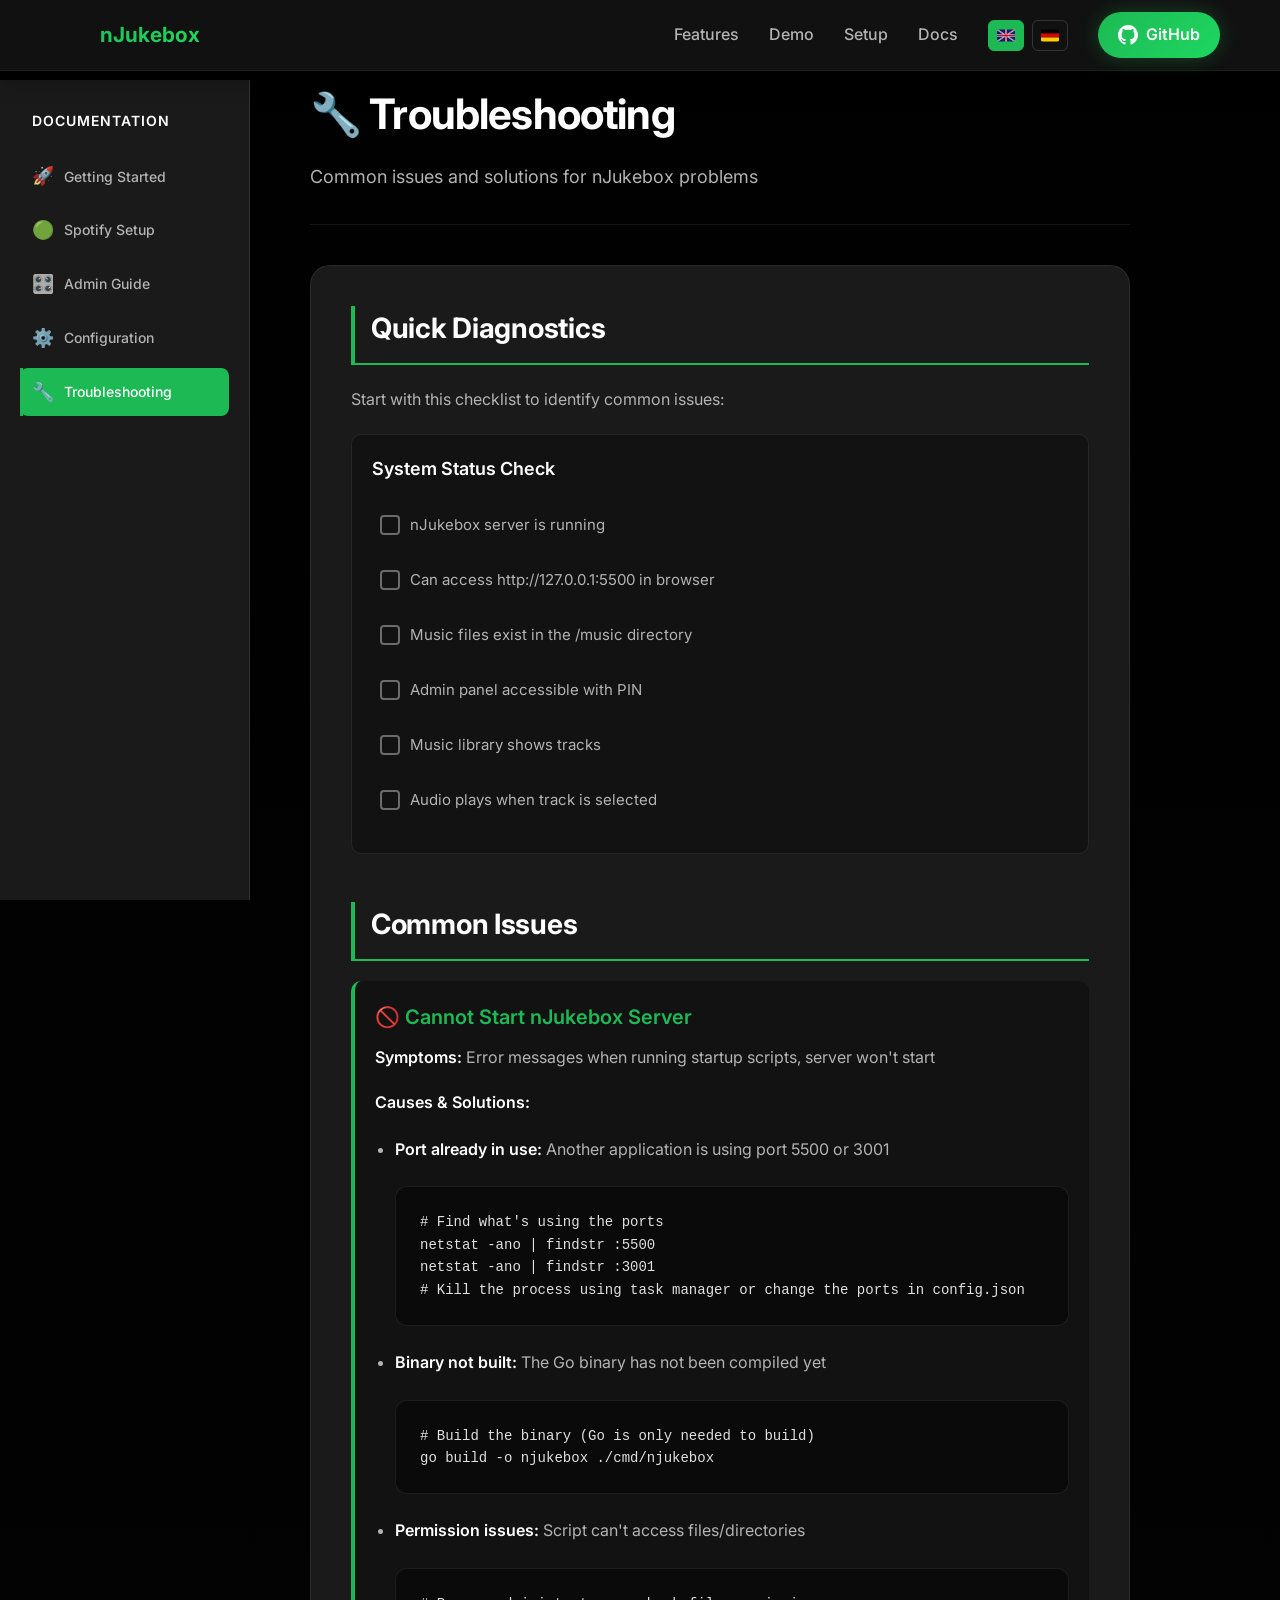
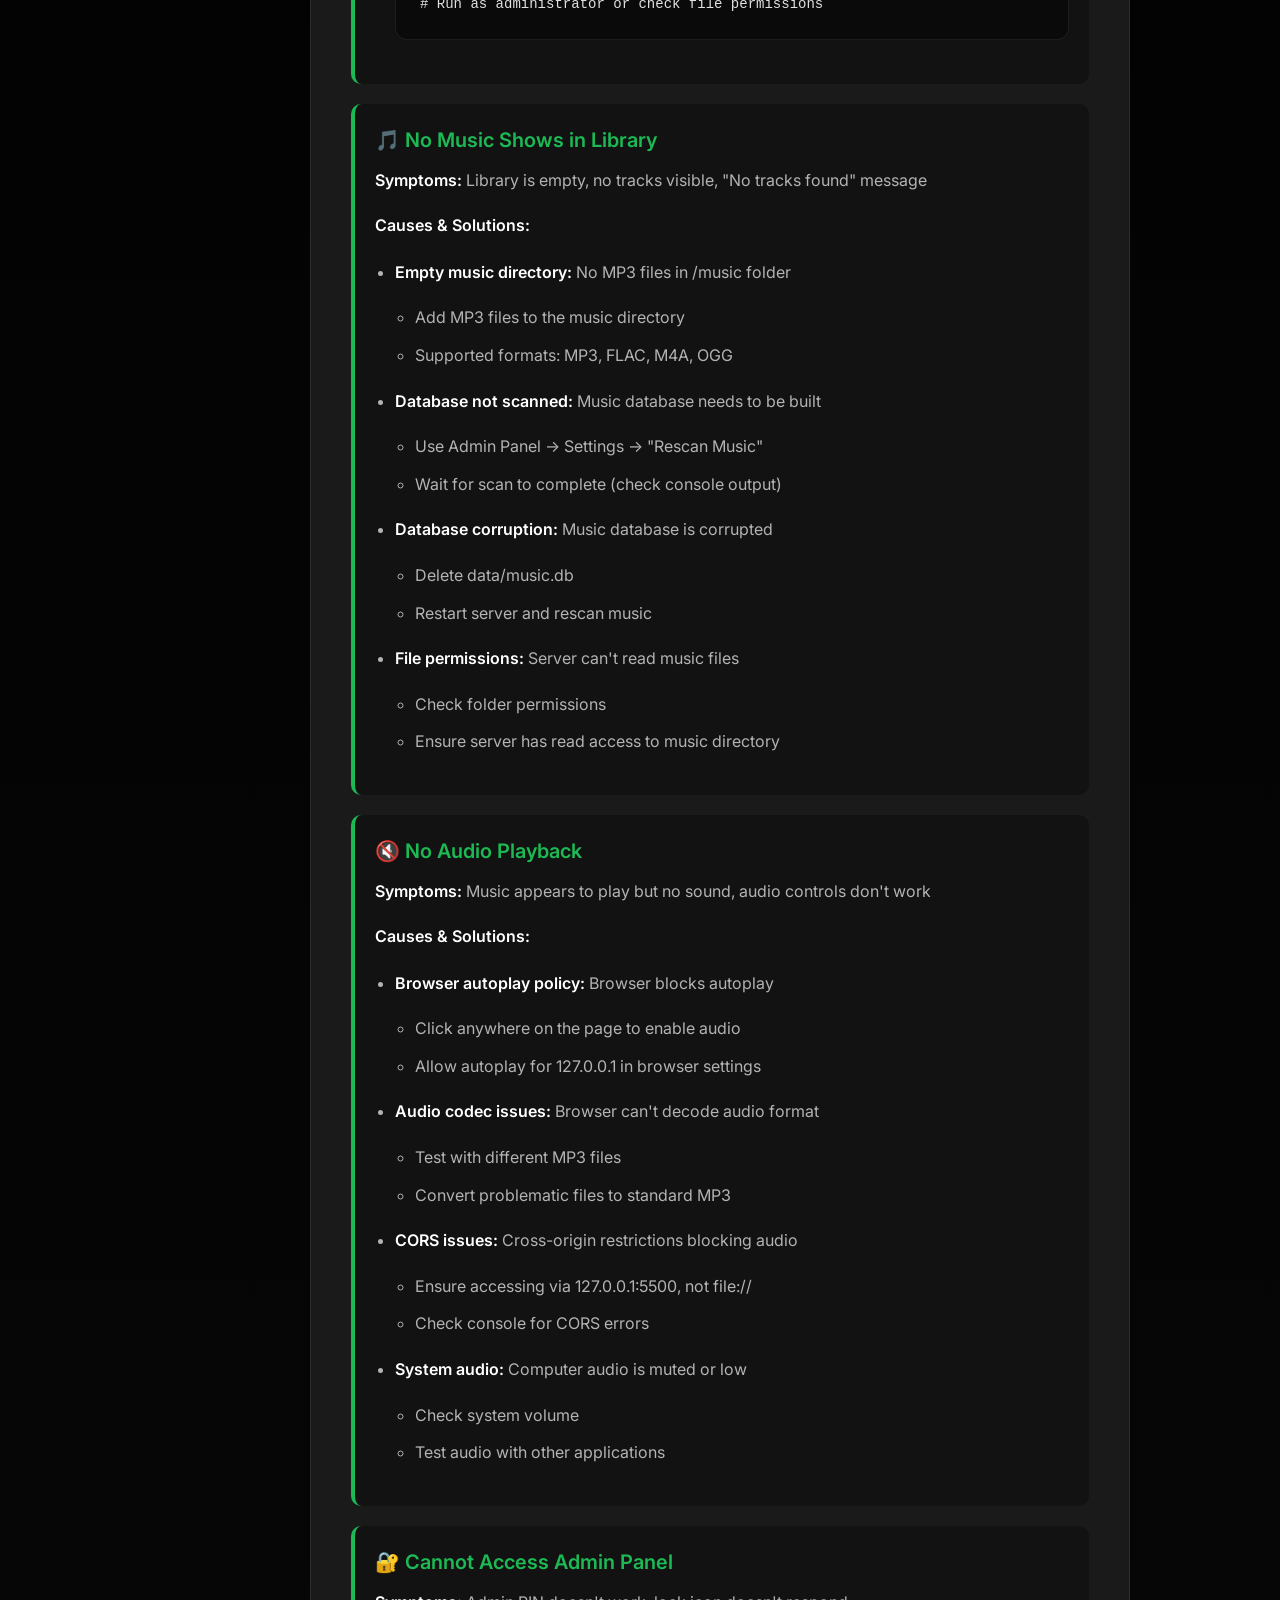
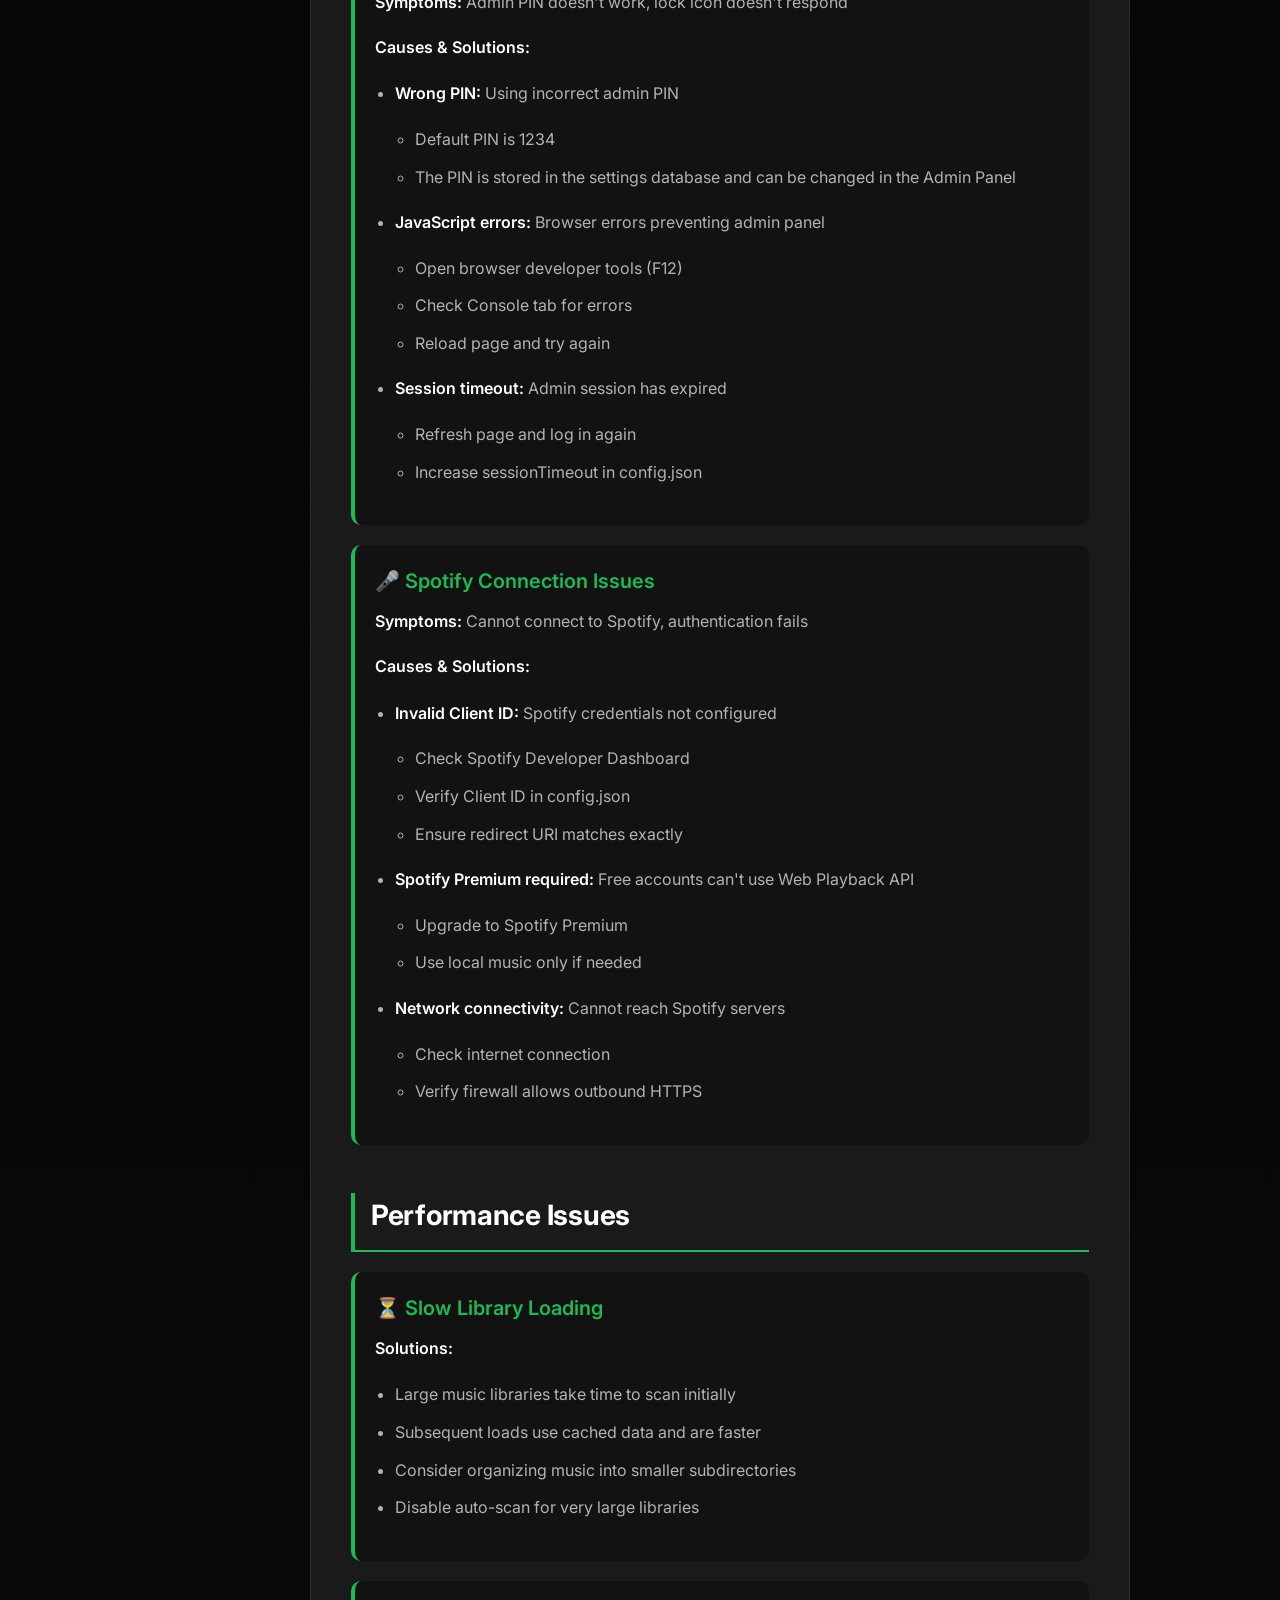
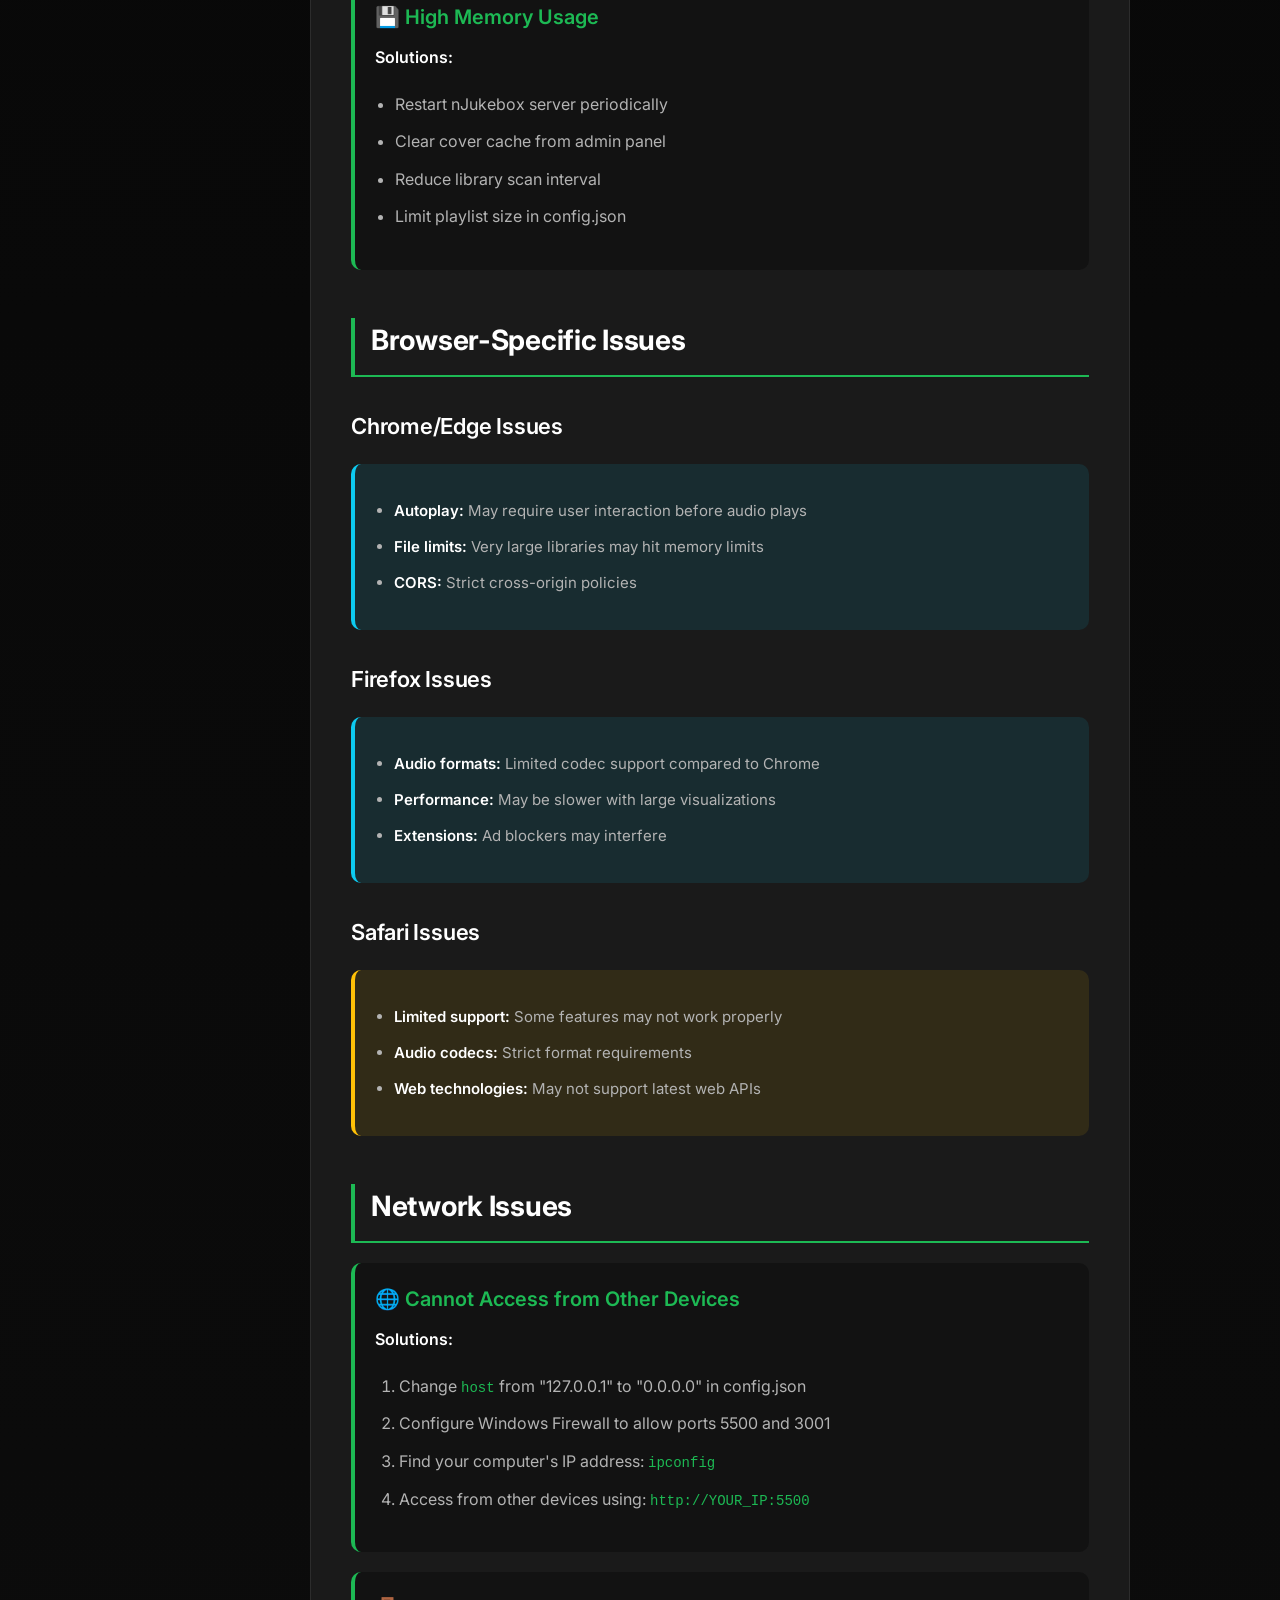
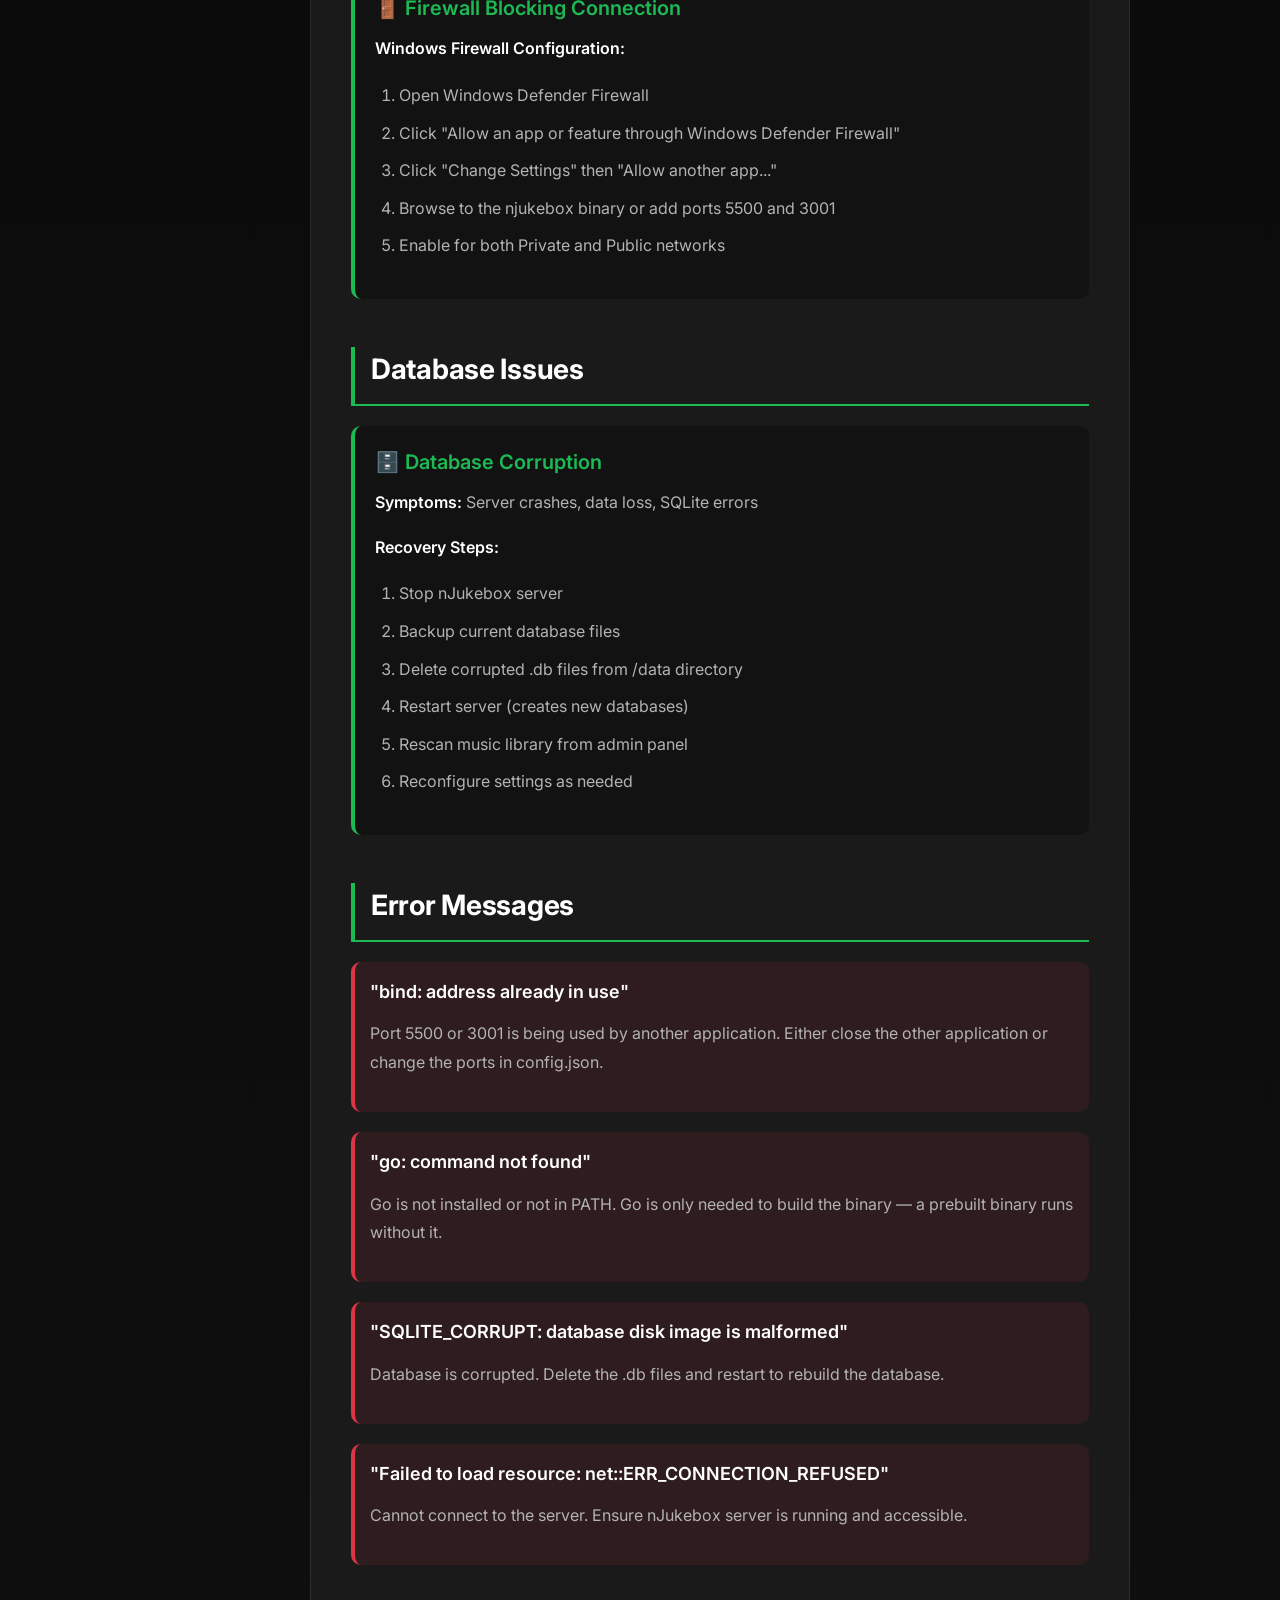
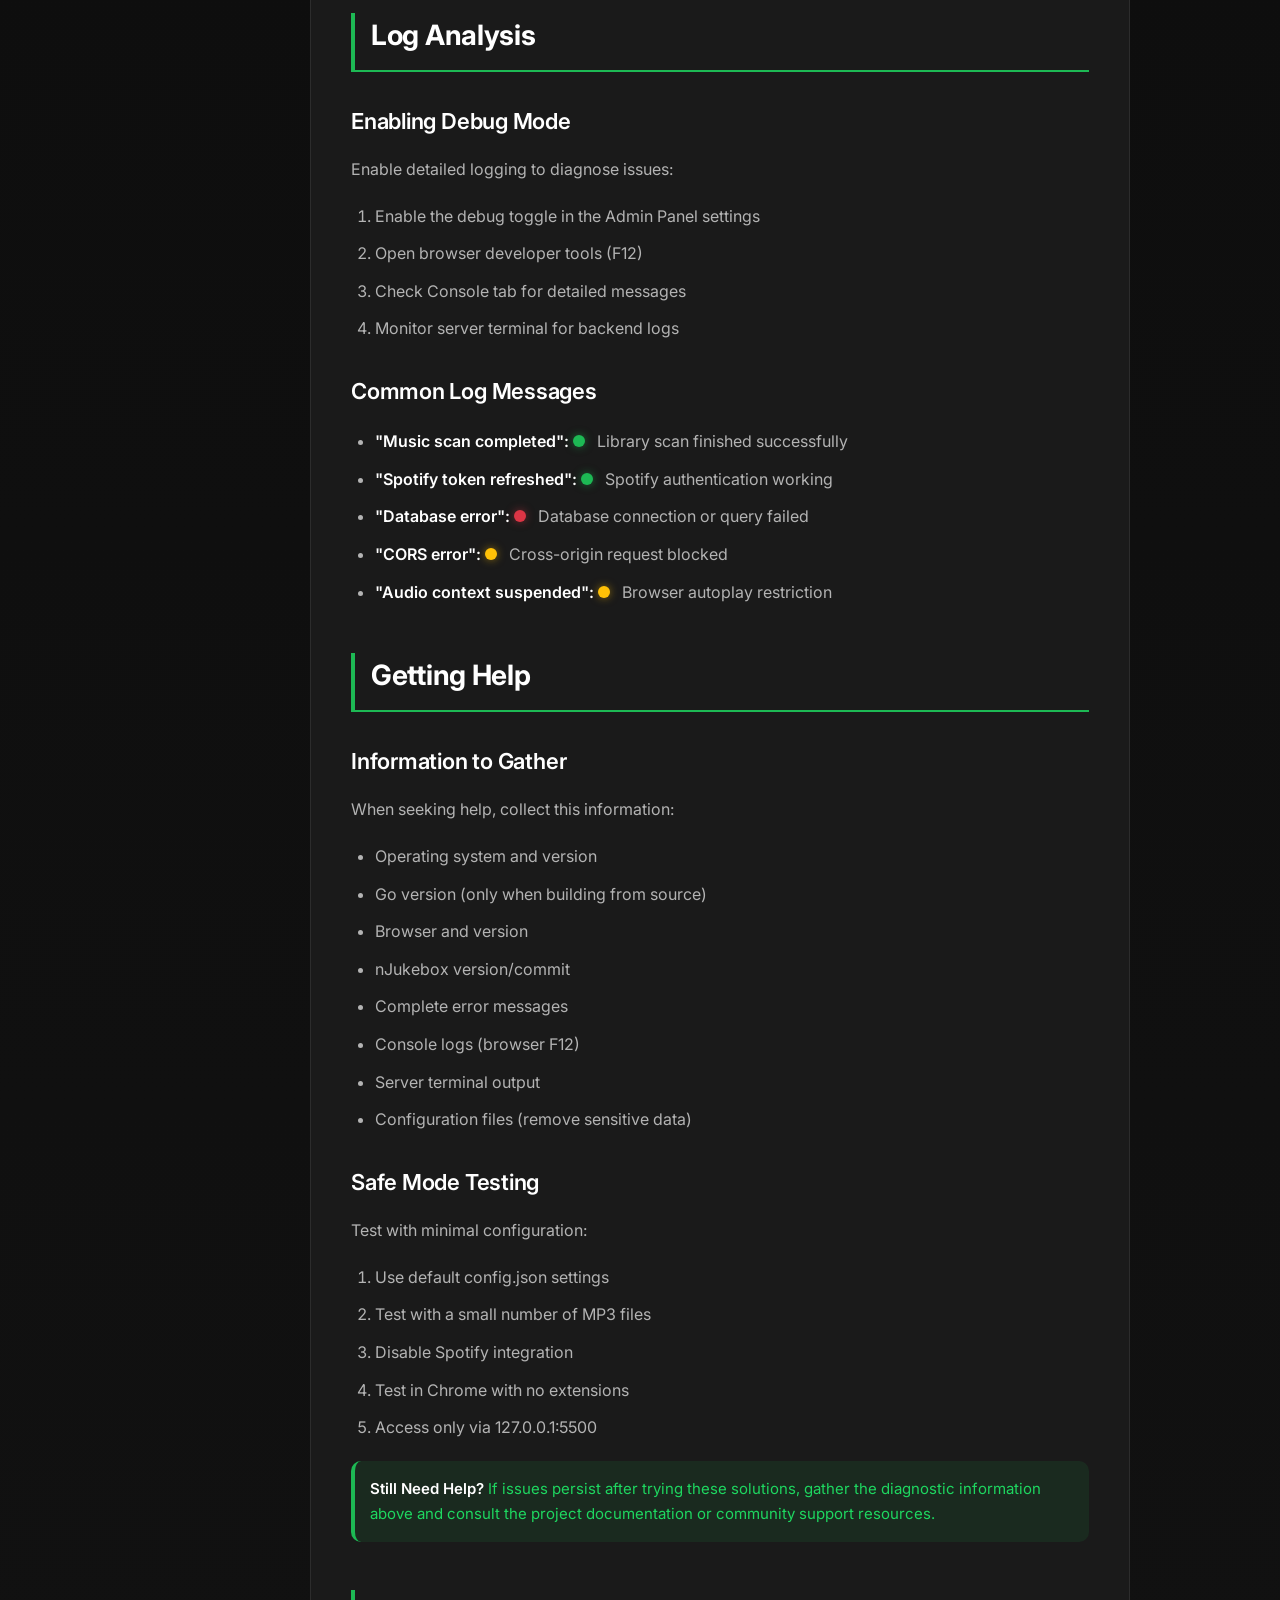
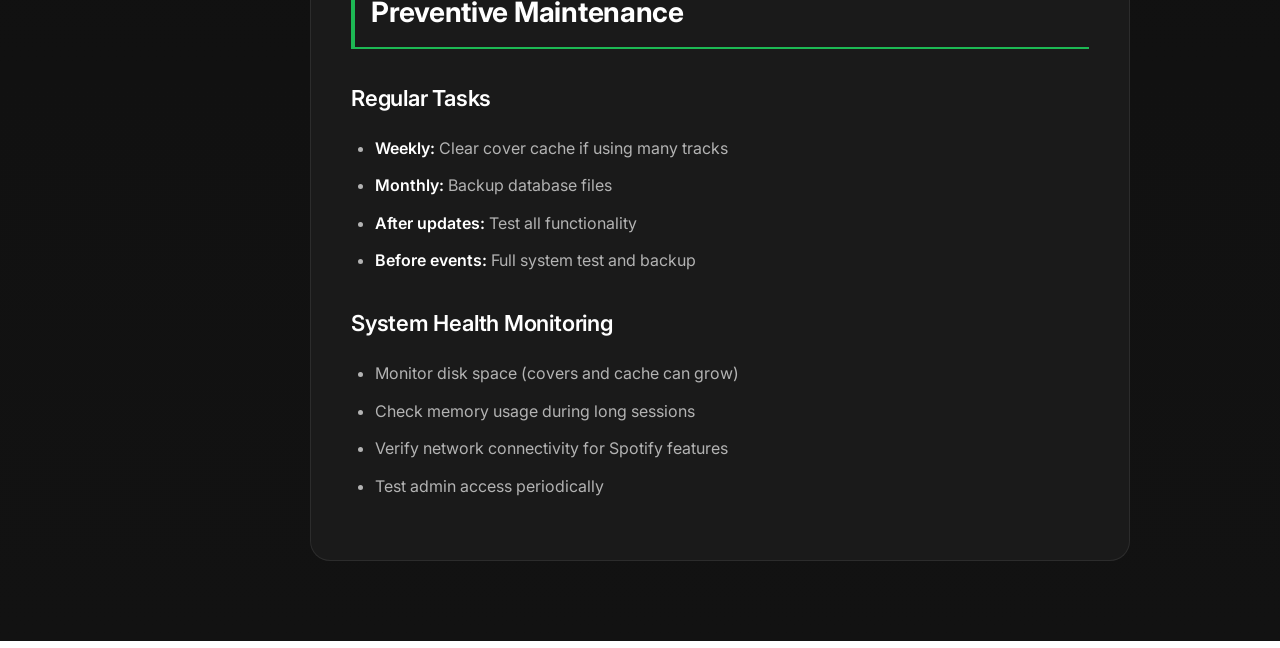
<file: docs/troubleshooting.html>
<!DOCTYPE html>
<html lang="en">
<head>
    <meta charset="UTF-8">
    <meta name="viewport" content="width=device-width, initial-scale=1.0">
    <title>Troubleshooting - nJukebox Documentation</title>
    <link rel="stylesheet" href="../style.css">
    <link href="https://fonts.googleapis.com/css2?family=Inter:wght@300;400;500;600;700&display=swap" rel="stylesheet">
    <style>
        body {
            display: flex;
            margin: 0;
            padding-top: 80px;
        }
        
        .doc-sidebar {
            position: fixed;
            left: 0;
            top: 80px;
            width: 250px;
            height: calc(100vh - 80px);
            background: var(--background-light);
            padding: 30px 20px;
            overflow-y: auto;
            border-right: 1px solid rgba(255, 255, 255, 0.1);
        }
        
        .doc-sidebar h3 {
            color: var(--text-primary);
            font-size: 14px;
            text-transform: uppercase;
            letter-spacing: 1px;
            margin-bottom: 20px;
            padding-left: 12px;
        }
        
        .doc-sidebar ul {
            list-style: none;
            margin: 0;
            padding: 0;
        }
        
        .doc-sidebar li {
            margin-bottom: 5px;
        }
        
        .doc-sidebar a {
            color: var(--text-secondary);
            text-decoration: none;
            padding: 10px 12px;
            border-radius: 8px;
            display: flex;
            align-items: center;
            gap: 10px;
            transition: all 0.3s ease;
            font-size: 14px;
        }
        
        .doc-sidebar a:hover {
            background: rgba(29, 185, 84, 0.1);
            color: var(--text-primary);
        }
        
        .doc-sidebar a.active {
            background: var(--primary-color);
            color: white;
        }
        
        .doc-sidebar a .icon {
            font-size: 18px;
        }
        
        .doc-main {
            margin-left: 270px;
            flex: 1;
            padding: 0 40px 40px;
            max-width: 900px;
        }
        
        .doc-container {
            width: 100%;
        }
        
        .doc-header {
            margin-bottom: 40px;
        }
        
        .doc-content {
            background: var(--background-light);
            padding: 40px;
            border-radius: 20px;
            margin-bottom: 40px;
        }
        
        h1, h2, h3 {
            color: var(--text-primary);
            margin-bottom: 20px;
        }
        
        h2 {
            border-bottom: 2px solid var(--primary-color);
            padding-bottom: 10px;
            margin-top: 40px;
        }
        
        p, li {
            color: var(--text-secondary);
            line-height: 1.6;
            margin-bottom: 15px;
        }
        
        .warning, .info, .success, .error {
            padding: 15px;
            border-radius: 10px;
            margin: 20px 0;
            border-left: 4px solid;
        }
        
        .warning {
            background: rgba(255, 193, 7, 0.1);
            border-color: #ffc107;
        }
        
        .info {
            background: rgba(13, 202, 240, 0.1);
            border-color: #0dcaf0;
        }
        
        .success {
            background: rgba(29, 185, 84, 0.1);
            border-color: var(--primary-color);
        }
        
        .error {
            background: rgba(220, 53, 69, 0.1);
            border-color: #dc3545;
        }
        
        pre {
            background: var(--background-darker);
            padding: 20px;
            border-radius: 10px;
            overflow-x: auto;
            margin: 20px 0;
        }
        
        code {
            color: var(--primary-color);
            font-family: 'SF Mono', Monaco, 'Cascadia Code', monospace;
        }
        
        .troubleshoot-item {
            background: var(--background-dark);
            padding: 20px;
            border-radius: 10px;
            margin: 20px 0;
            border-left: 4px solid var(--primary-color);
        }
        
        .troubleshoot-item h4 {
            color: var(--primary-color);
            margin-bottom: 10px;
        }
        
        .status-indicator {
            display: inline-block;
            width: 12px;
            height: 12px;
            border-radius: 50%;
            margin-right: 8px;
        }
        
        .status-good { background-color: var(--primary-color); }
        .status-warning { background-color: #ffc107; }
        .status-error { background-color: #dc3545; }
        
        .diagnostic-checklist {
            background: var(--background-dark);
            padding: 20px;
            border-radius: 10px;
            margin: 20px 0;
        }
        
        .diagnostic-checklist input[type="checkbox"] {
            margin-right: 10px;
        }
        
        .diagnostic-checklist label {
            color: var(--text-secondary);
            cursor: pointer;
        }
        
        @media (max-width: 768px) {
            .doc-sidebar {
                display: none;
            }
            .doc-main {
                margin-left: 0;
                padding: 0 20px 40px;
            }
        }
    </style>
</head>
<body>
    <nav class="navbar" style="position: fixed; top: 0; left: 0; right: 0; z-index: 1000; background: rgba(18, 18, 18, 0.98);">
        <div class="nav-container">
            <div class="nav-brand">
                <a href="../index.html" style="display: flex; align-items: center; gap: 10px; text-decoration: none; color: inherit;">
                    <span class="logo">🎵</span>
                    <span class="brand-name">nJukebox</span>
                </a>
            </div>
            <div class="nav-menu">
                <a href="../index.html#features" class="nav-link">Features</a>
                <a href="../index.html#demo" class="nav-link">Demo</a>
                <a href="../index.html#setup" class="nav-link">Setup</a>
                <a href="../index.html#docs" class="nav-link">Docs</a>
                <div class="language-selector">
                    <button class="lang-btn active" data-lang="en" title="English">
                        <svg class="flag-icon" viewBox="0 0 24 16" fill="none" xmlns="http://www.w3.org/2000/svg">
                            <rect width="24" height="16" fill="#012169"/>
                            <path d="M0 0L24 16M24 0L0 16" stroke="#FFFFFF" stroke-width="1.6"/>
                            <path d="M12 0V16M0 8H24" stroke="#FFFFFF" stroke-width="2.7"/>
                            <path d="M12 0V16M0 8H24" stroke="#C8102E" stroke-width="1.6"/>
                            <path d="M0 0L24 16M24 0L0 16" stroke="#C8102E" stroke-width="0.8"/>
                        </svg>
                    </button>
                    <button class="lang-btn" data-lang="de" title="Deutsch">
                        <svg class="flag-icon" viewBox="0 0 24 16" fill="none" xmlns="http://www.w3.org/2000/svg">
                            <rect width="24" height="5.33" fill="#000000"/>
                            <rect y="5.33" width="24" height="5.33" fill="#DD0000"/>
                            <rect y="10.67" width="24" height="5.33" fill="#FFCE00"/>
                        </svg>
                    </button>
                </div>
                <a href="https://github.com/Nigcra/nJukebox" class="nav-link github-link" target="_blank">
                    <svg width="20" height="20" fill="currentColor" viewBox="0 0 24 24">
                        <path d="M12 0c-6.626 0-12 5.373-12 12 0 5.302 3.438 9.8 8.207 11.387.599.111.793-.261.793-.577v-2.234c-3.338.726-4.033-1.416-4.033-1.416-.546-1.387-1.333-1.756-1.333-1.756-1.089-.745.083-.729.083-.729 1.205.084 1.839 1.237 1.839 1.237 1.07 1.834 2.807 1.304 3.492.997.107-.775.418-1.305.762-1.604-2.665-.305-5.467-1.334-5.467-5.931 0-1.311.469-2.381 1.236-3.221-.124-.303-.535-1.524.117-3.176 0 0 1.008-.322 3.301 1.23.957-.266 1.983-.399 3.003-.404 1.02.005 2.047.138 3.006.404 2.291-1.552 3.297-1.30 3.297-1.30.653 1.653.242 2.874.118 3.176.77.84 1.235 1.911 1.235 3.221 0 4.609-2.807 5.624-5.479 5.921.43.372.823 1.102.823 2.222v3.293c0 .319.192.694.801.576 4.765-1.589 8.199-6.086 8.199-11.386 0-6.627-5.373-12-12-12z"/>
                    </svg>
                    GitHub
                </a>
            </div>
            <div class="mobile-menu-toggle">
                <span></span>
                <span></span>
                <span></span>
            </div>
        </div>
    </nav>

    <!-- Sidebar Navigation -->
    <aside class="doc-sidebar">
        <h3 data-lang="en">Documentation</h3>
        <h3 data-lang="de" style="display: none;">Dokumentation</h3>
        <ul>
            <li>
                <a href="getting-started.html">
                    <span class="icon">🚀</span>
                    <span data-lang="en">Getting Started</span>
                    <span data-lang="de" style="display: none;">Erste Schritte</span>
                </a>
            </li>
            <li>
                <a href="spotify-setup.html">
                    <span class="icon">🟢</span>
                    <span data-lang="en">Spotify Setup</span>
                    <span data-lang="de" style="display: none;">Spotify-Einrichtung</span>
                </a>
            </li>
            <li>
                <a href="admin-guide.html">
                    <span class="icon">🎛️</span>
                    <span data-lang="en">Admin Guide</span>
                    <span data-lang="de" style="display: none;">Admin-Anleitung</span>
                </a>
            </li>
            <li>
                <a href="configuration.html">
                    <span class="icon">⚙️</span>
                    <span data-lang="en">Configuration</span>
                    <span data-lang="de" style="display: none;">Konfiguration</span>
                </a>
            </li>
            <li>
                <a href="troubleshooting.html" class="active">
                    <span class="icon">🔧</span>
                    <span data-lang="en">Troubleshooting</span>
                    <span data-lang="de" style="display: none;">Problembehandlung</span>
                </a>
            </li>
        </ul>
    </aside>

    <!-- Main Content -->
    <div class="doc-main">
        <div class="doc-container">
            <div class="doc-header" data-lang="en">
                <h1>🔧 Troubleshooting</h1>
                <p>Common issues and solutions for nJukebox problems</p>
            </div>
            <div class="doc-header" data-lang="de" style="display: none;">
                <h1>🔧 Problembehandlung</h1>
                <p>Häufige Probleme und Lösungen für nJukebox</p>
            </div>

            <div class="doc-content" data-lang="en">
            <h2>Quick Diagnostics</h2>
            <p>Start with this checklist to identify common issues:</p>

            <div class="diagnostic-checklist">
                <h4>System Status Check</h4>
                <p><input type="checkbox" id="server-running"><label for="server-running">nJukebox server is running</label></p>
                <p><input type="checkbox" id="browser-access"><label for="browser-access">Can access http://127.0.0.1:5500 in browser</label></p>
                <p><input type="checkbox" id="music-files"><label for="music-files">Music files exist in the /music directory</label></p>
                <p><input type="checkbox" id="admin-access"><label for="admin-access">Admin panel accessible with PIN</label></p>
                <p><input type="checkbox" id="library-visible"><label for="library-visible">Music library shows tracks</label></p>
                <p><input type="checkbox" id="audio-playback"><label for="audio-playback">Audio plays when track is selected</label></p>
            </div>

            <h2>Common Issues</h2>

            <div class="troubleshoot-item">
                <h4>🚫 Cannot Start nJukebox Server</h4>
                <p><strong>Symptoms:</strong> Error messages when running startup scripts, server won't start</p>
                <p><strong>Causes & Solutions:</strong></p>
                <ul>
                    <li><strong>Port already in use:</strong> Another application is using port 5500 or 3001
                        <pre><code># Find what's using the ports
netstat -ano | findstr :5500
netstat -ano | findstr :3001
# Kill the process using task manager or change the ports in config.json</code></pre>
                    </li>
                    <li><strong>Binary not built:</strong> The Go binary has not been compiled yet
                        <pre><code># Build the binary (Go is only needed to build)
go build -o njukebox ./cmd/njukebox</code></pre>
                    </li>
                    <li><strong>Permission issues:</strong> Script can't access files/directories
                        <pre><code># Run as administrator or check file permissions</code></pre>
                    </li>
                </ul>
            </div>

            <div class="troubleshoot-item">
                <h4>🎵 No Music Shows in Library</h4>
                <p><strong>Symptoms:</strong> Library is empty, no tracks visible, "No tracks found" message</p>
                <p><strong>Causes & Solutions:</strong></p>
                <ul>
                    <li><strong>Empty music directory:</strong> No MP3 files in /music folder
                        <ul>
                            <li>Add MP3 files to the music directory</li>
                            <li>Supported formats: MP3, FLAC, M4A, OGG</li>
                        </ul>
                    </li>
                    <li><strong>Database not scanned:</strong> Music database needs to be built
                        <ul>
                            <li>Use Admin Panel → Settings → "Rescan Music"</li>
                            <li>Wait for scan to complete (check console output)</li>
                        </ul>
                    </li>
                    <li><strong>Database corruption:</strong> Music database is corrupted
                        <ul>
                            <li>Delete data/music.db</li>
                            <li>Restart server and rescan music</li>
                        </ul>
                    </li>
                    <li><strong>File permissions:</strong> Server can't read music files
                        <ul>
                            <li>Check folder permissions</li>
                            <li>Ensure server has read access to music directory</li>
                        </ul>
                    </li>
                </ul>
            </div>

            <div class="troubleshoot-item">
                <h4>🔇 No Audio Playback</h4>
                <p><strong>Symptoms:</strong> Music appears to play but no sound, audio controls don't work</p>
                <p><strong>Causes & Solutions:</strong></p>
                <ul>
                    <li><strong>Browser autoplay policy:</strong> Browser blocks autoplay
                        <ul>
                            <li>Click anywhere on the page to enable audio</li>
                            <li>Allow autoplay for 127.0.0.1 in browser settings</li>
                        </ul>
                    </li>
                    <li><strong>Audio codec issues:</strong> Browser can't decode audio format
                        <ul>
                            <li>Test with different MP3 files</li>
                            <li>Convert problematic files to standard MP3</li>
                        </ul>
                    </li>
                    <li><strong>CORS issues:</strong> Cross-origin restrictions blocking audio
                        <ul>
                            <li>Ensure accessing via 127.0.0.1:5500, not file://</li>
                            <li>Check console for CORS errors</li>
                        </ul>
                    </li>
                    <li><strong>System audio:</strong> Computer audio is muted or low
                        <ul>
                            <li>Check system volume</li>
                            <li>Test audio with other applications</li>
                        </ul>
                    </li>
                </ul>
            </div>

            <div class="troubleshoot-item">
                <h4>🔐 Cannot Access Admin Panel</h4>
                <p><strong>Symptoms:</strong> Admin PIN doesn't work, lock icon doesn't respond</p>
                <p><strong>Causes & Solutions:</strong></p>
                <ul>
                    <li><strong>Wrong PIN:</strong> Using incorrect admin PIN
                        <ul>
                            <li>Default PIN is 1234</li>
                            <li>The PIN is stored in the settings database and can be changed in the Admin Panel</li>
                        </ul>
                    </li>
                    <li><strong>JavaScript errors:</strong> Browser errors preventing admin panel
                        <ul>
                            <li>Open browser developer tools (F12)</li>
                            <li>Check Console tab for errors</li>
                            <li>Reload page and try again</li>
                        </ul>
                    </li>
                    <li><strong>Session timeout:</strong> Admin session has expired
                        <ul>
                            <li>Refresh page and log in again</li>
                            <li>Increase sessionTimeout in config.json</li>
                        </ul>
                    </li>
                </ul>
            </div>

            <div class="troubleshoot-item">
                <h4>🎤 Spotify Connection Issues</h4>
                <p><strong>Symptoms:</strong> Cannot connect to Spotify, authentication fails</p>
                <p><strong>Causes & Solutions:</strong></p>
                <ul>
                    <li><strong>Invalid Client ID:</strong> Spotify credentials not configured
                        <ul>
                            <li>Check Spotify Developer Dashboard</li>
                            <li>Verify Client ID in config.json</li>
                            <li>Ensure redirect URI matches exactly</li>
                        </ul>
                    </li>
                    <li><strong>Spotify Premium required:</strong> Free accounts can't use Web Playback API
                        <ul>
                            <li>Upgrade to Spotify Premium</li>
                            <li>Use local music only if needed</li>
                        </ul>
                    </li>
                    <li><strong>Network connectivity:</strong> Cannot reach Spotify servers
                        <ul>
                            <li>Check internet connection</li>
                            <li>Verify firewall allows outbound HTTPS</li>
                        </ul>
                    </li>
                </ul>
            </div>

            <h2>Performance Issues</h2>

            <div class="troubleshoot-item">
                <h4>⏳ Slow Library Loading</h4>
                <p><strong>Solutions:</strong></p>
                <ul>
                    <li>Large music libraries take time to scan initially</li>
                    <li>Subsequent loads use cached data and are faster</li>
                    <li>Consider organizing music into smaller subdirectories</li>
                    <li>Disable auto-scan for very large libraries</li>
                </ul>
            </div>

            <div class="troubleshoot-item">
                <h4>💾 High Memory Usage</h4>
                <p><strong>Solutions:</strong></p>
                <ul>
                    <li>Restart nJukebox server periodically</li>
                    <li>Clear cover cache from admin panel</li>
                    <li>Reduce library scan interval</li>
                    <li>Limit playlist size in config.json</li>
                </ul>
            </div>

            <h2>Browser-Specific Issues</h2>

            <h3>Chrome/Edge Issues</h3>
            <div class="info">
                <ul>
                    <li><strong>Autoplay:</strong> May require user interaction before audio plays</li>
                    <li><strong>File limits:</strong> Very large libraries may hit memory limits</li>
                    <li><strong>CORS:</strong> Strict cross-origin policies</li>
                </ul>
            </div>

            <h3>Firefox Issues</h3>
            <div class="info">
                <ul>
                    <li><strong>Audio formats:</strong> Limited codec support compared to Chrome</li>
                    <li><strong>Performance:</strong> May be slower with large visualizations</li>
                    <li><strong>Extensions:</strong> Ad blockers may interfere</li>
                </ul>
            </div>

            <h3>Safari Issues</h3>
            <div class="warning">
                <ul>
                    <li><strong>Limited support:</strong> Some features may not work properly</li>
                    <li><strong>Audio codecs:</strong> Strict format requirements</li>
                    <li><strong>Web technologies:</strong> May not support latest web APIs</li>
                </ul>
            </div>

            <h2>Network Issues</h2>

            <div class="troubleshoot-item">
                <h4>🌐 Cannot Access from Other Devices</h4>
                <p><strong>Solutions:</strong></p>
                <ol>
                    <li>Change <code>host</code> from "127.0.0.1" to "0.0.0.0" in config.json</li>
                    <li>Configure Windows Firewall to allow ports 5500 and 3001</li>
                    <li>Find your computer's IP address: <code>ipconfig</code></li>
                    <li>Access from other devices using: <code>http://YOUR_IP:5500</code></li>
                </ol>
            </div>

            <div class="troubleshoot-item">
                <h4>🚪 Firewall Blocking Connection</h4>
                <p><strong>Windows Firewall Configuration:</strong></p>
                <ol>
                    <li>Open Windows Defender Firewall</li>
                    <li>Click "Allow an app or feature through Windows Defender Firewall"</li>
                    <li>Click "Change Settings" then "Allow another app..."</li>
                    <li>Browse to the njukebox binary or add ports 5500 and 3001</li>
                    <li>Enable for both Private and Public networks</li>
                </ol>
            </div>

            <h2>Database Issues</h2>

            <div class="troubleshoot-item">
                <h4>🗄️ Database Corruption</h4>
                <p><strong>Symptoms:</strong> Server crashes, data loss, SQLite errors</p>
                <p><strong>Recovery Steps:</strong></p>
                <ol>
                    <li>Stop nJukebox server</li>
                    <li>Backup current database files</li>
                    <li>Delete corrupted .db files from /data directory</li>
                    <li>Restart server (creates new databases)</li>
                    <li>Rescan music library from admin panel</li>
                    <li>Reconfigure settings as needed</li>
                </ol>
            </div>

            <h2>Error Messages</h2>

            <div class="error">
                <h4>"bind: address already in use"</h4>
                <p>Port 5500 or 3001 is being used by another application. Either close the other application or change the ports in config.json.</p>
            </div>

            <div class="error">
                <h4>"go: command not found"</h4>
                <p>Go is not installed or not in PATH. Go is only needed to build the binary &mdash; a prebuilt binary runs without it.</p>
            </div>

            <div class="error">
                <h4>"SQLITE_CORRUPT: database disk image is malformed"</h4>
                <p>Database is corrupted. Delete the .db files and restart to rebuild the database.</p>
            </div>

            <div class="error">
                <h4>"Failed to load resource: net::ERR_CONNECTION_REFUSED"</h4>
                <p>Cannot connect to the server. Ensure nJukebox server is running and accessible.</p>
            </div>

            <h2>Log Analysis</h2>

            <h3>Enabling Debug Mode</h3>
            <p>Enable detailed logging to diagnose issues:</p>
            <ol>
                <li>Enable the debug toggle in the Admin Panel settings</li>
                <li>Open browser developer tools (F12)</li>
                <li>Check Console tab for detailed messages</li>
                <li>Monitor server terminal for backend logs</li>
            </ol>

            <h3>Common Log Messages</h3>
            <ul>
                <li><strong>"Music scan completed":</strong> <span class="status-indicator status-good"></span> Library scan finished successfully</li>
                <li><strong>"Spotify token refreshed":</strong> <span class="status-indicator status-good"></span> Spotify authentication working</li>
                <li><strong>"Database error":</strong> <span class="status-indicator status-error"></span> Database connection or query failed</li>
                <li><strong>"CORS error":</strong> <span class="status-indicator status-warning"></span> Cross-origin request blocked</li>
                <li><strong>"Audio context suspended":</strong> <span class="status-indicator status-warning"></span> Browser autoplay restriction</li>
            </ul>

            <h2>Getting Help</h2>

            <h3>Information to Gather</h3>
            <p>When seeking help, collect this information:</p>
            <ul>
                <li>Operating system and version</li>
                <li>Go version (only when building from source)</li>
                <li>Browser and version</li>
                <li>nJukebox version/commit</li>
                <li>Complete error messages</li>
                <li>Console logs (browser F12)</li>
                <li>Server terminal output</li>
                <li>Configuration files (remove sensitive data)</li>
            </ul>

            <h3>Safe Mode Testing</h3>
            <p>Test with minimal configuration:</p>
            <ol>
                <li>Use default config.json settings</li>
                <li>Test with a small number of MP3 files</li>
                <li>Disable Spotify integration</li>
                <li>Test in Chrome with no extensions</li>
                <li>Access only via 127.0.0.1:5500</li>
            </ol>

            <div class="success">
                <strong>Still Need Help?</strong> If issues persist after trying these solutions, gather the diagnostic information above and consult the project documentation or community support resources.
            </div>

            <h2>Preventive Maintenance</h2>

            <h3>Regular Tasks</h3>
            <ul>
                <li><strong>Weekly:</strong> Clear cover cache if using many tracks</li>
                <li><strong>Monthly:</strong> Backup database files</li>
                <li><strong>After updates:</strong> Test all functionality</li>
                <li><strong>Before events:</strong> Full system test and backup</li>
            </ul>

            <h3>System Health Monitoring</h3>
            <ul>
                <li>Monitor disk space (covers and cache can grow)</li>
                <li>Check memory usage during long sessions</li>
                <li>Verify network connectivity for Spotify features</li>
                <li>Test admin access periodically</li>
            </ul>
        </div>

        <div class="doc-content" data-lang="de" style="display: none;">
            <h2>Schnelldiagnose</h2>
            <p>Beginnen Sie mit dieser Checkliste, um häufige Probleme zu identifizieren:</p>

            <div class="diagnostic-checklist">
                <h4>Systemstatus-Check</h4>
                <p><input type="checkbox" id="server-running-de"><label for="server-running-de">nJukebox-Server läuft</label></p>
                <p><input type="checkbox" id="browser-access-de"><label for="browser-access-de">Zugriff auf http://127.0.0.1:5500 im Browser möglich</label></p>
                <p><input type="checkbox" id="music-files-de"><label for="music-files-de">Musikdateien existieren im /music Verzeichnis</label></p>
                <p><input type="checkbox" id="admin-access-de"><label for="admin-access-de">Admin-Panel mit PIN erreichbar</label></p>
                <p><input type="checkbox" id="library-visible-de"><label for="library-visible-de">Musikbibliothek zeigt Tracks an</label></p>
                <p><input type="checkbox" id="audio-playback-de"><label for="audio-playback-de">Audio spielt ab wenn Track gewählt wird</label></p>
            </div>

            <h2>Häufige Probleme</h2>

            <div class="troubleshoot-item">
                <h4>🚫 nJukebox-Server startet nicht</h4>
                <p><strong>Symptome:</strong> Fehlermeldungen beim Ausführen der Startskripte, Server startet nicht</p>
                <p><strong>Ursachen & Lösungen:</strong></p>
                <ul>
                    <li><strong>Port bereits belegt:</strong> Eine andere Anwendung nutzt Port 5500 oder 3001
                        <pre><code># Finde heraus, was die Ports nutzt
netstat -ano | findstr :5500
netstat -ano | findstr :3001
# Prozess im Task-Manager beenden oder Ports in config.json ändern</code></pre>
                    </li>
                    <li><strong>Binary nicht gebaut:</strong> Das Go-Binary wurde noch nicht kompiliert
                        <pre><code># Binary bauen (Go wird nur zum Bauen benötigt)
go build -o njukebox ./cmd/njukebox</code></pre>
                    </li>
                </ul>
            </div>

            <div class="troubleshoot-item">
                <h4>🎵 Keine Musik in der Bibliothek</h4>
                <p><strong>Symptome:</strong> Die Bibliothek ist leer oder zeigt keine Tracks an</p>
                <p><strong>Lösungen:</strong></p>
                <ul>
                    <li>Überprüfen Sie, dass MP3-Dateien im <code>music/</code> Verzeichnis vorhanden sind</li>
                    <li>Klicken Sie im Admin-Panel auf "Musikbibliothek neu scannen"</li>
                    <li>Stellen Sie sicher, dass MP3-Dateien gültige ID3-Tags haben</li>
                    <li>Prüfen Sie Dateiberechtigungen (Lesezugriff erforderlich)</li>
                </ul>
            </div>

            <div class="troubleshoot-item">
                <h4>🔇 Kein Ton bei der Wiedergabe</h4>
                <p><strong>Mögliche Ursachen:</strong></p>
                <ul>
                    <li><strong>Browser-Audio blockiert:</strong> Browser blockiert Autoplay - einmal auf der Seite klicken</li>
                    <li><strong>Systemlautstärke:</strong> Lautstärke am Computer zu niedrig oder stumm</li>
                    <li><strong>Falsches Ausgabegerät:</strong> Audio-Ausgabegerät im System prüfen</li>
                    <li><strong>Beschädigte Dateien:</strong> MP3-Datei könnte beschädigt sein</li>
                </ul>
            </div>

            <div class="troubleshoot-item">
                <h4>🟢 Spotify verbindet nicht</h4>
                <p><strong>Checkliste:</strong></p>
                <ul>
                    <li>Spotify Premium-Konto erforderlich (kostenlose Konten funktionieren nicht)</li>
                    <li>Client ID im Admin-Panel korrekt eingetragen</li>
                    <li>Redirect URI in Spotify Developer Dashboard: <code>http://127.0.0.1:5500/spotify_login.html</code></li>
                    <li>Internetverbindung aktiv</li>
                    <li>Browser erlaubt Pop-ups für die nJukebox-Domain</li>
                    <li>Widevine DRM im Browser aktiviert</li>
                </ul>
            </div>

            <div class="troubleshoot-item">
                <h4>🔒 Admin-PIN vergessen</h4>
                <p><strong>Lösung:</strong> Die PIN wird in der Einstellungs-Datenbank gespeichert (Standard: 1234)</p>
                <ol>
                    <li>nJukebox-Server stoppen</li>
                    <li><code>data/app.db</code> sichern und löschen (setzt alle Einstellungen zurück, auch den Spotify-Login)</li>
                    <li>Server neu starten</li>
                    <li>Mit Standard-PIN 1234 anmelden und neue PIN im Admin-Panel setzen</li>
                </ol>
            </div>

            <h2>Browser-spezifische Probleme</h2>

            <h3>Chrome/Edge</h3>
            <ul>
                <li><strong>Widevine DRM:</strong> Gehe zu <code>chrome://settings/content/protectedContent</code></li>
                <li><strong>Autoplay:</strong> Aktiviere unter <code>chrome://settings/content/sound</code></li>
            </ul>

            <h3>Firefox</h3>
            <ul>
                <li><strong>Widevine DRM:</strong> Gehe zu <code>about:preferences#privacy</code> → DRM-Inhalte aktivieren</li>
                <li><strong>Autoplay:</strong> about:preferences → "Autoplay" Einstellungen</li>
            </ul>

            <h3>Safari</h3>
            <ul>
                <li>Spotify-Wiedergabe funktioniert möglicherweise nicht optimal</li>
                <li>Empfohlen: Chrome oder Firefox verwenden</li>
            </ul>

            <h2>Performance-Probleme</h2>

            <h3>Langsame Oberfläche</h3>
            <ul>
                <li><strong>Große Bibliothek:</strong> Bei >10.000 Tracks kann die UI langsam werden</li>
                <li><strong>Visualisierungen:</strong> Deaktivieren Sie Effekte im Admin-Panel</li>
                <li><strong>Browser-Cache:</strong> Leeren Sie den Browser-Cache</li>
                <li><strong>Cover-Cache:</strong> Alter Cover-Cache - im Admin-Panel löschen</li>
            </ul>

            <h3>Hoher Speicherverbrauch</h3>
            <pre><code># Datenbank-Cleanup durchführen
# Im Admin-Panel: "Datenbank bereinigen"</code></pre>

            <h2>Datenbank-Probleme</h2>

            <h3>Beschädigte Datenbank</h3>
            <div class="warning">
                <strong>Backup zuerst!</strong> Sichern Sie immer <code>data/app.db</code> und <code>data/music.db</code> vor Reparaturversuchen.
            </div>

            <pre><code># Backup erstellen
xcopy data\*.db backup\ /Y

# Datenbank neu initialisieren (LÖSCHT ALLE DATEN!)
# Im Admin-Panel: "Datenbank löschen"</code></pre>

            <h3>Bibliothek neu aufbauen</h3>
            <ol>
                <li>Backup der Datenbanken erstellen</li>
                <li>Im Admin-Panel: "Datenbank löschen"</li>
                <li>nJukebox neu starten</li>
                <li>Automatischer Scan läuft beim Start</li>
            </ol>

            <h2>Netzwerk-Probleme</h2>

            <h3>Kein Zugriff von anderen Geräten</h3>
            <p>Wenn Sie von anderen Computern im Netzwerk zugreifen möchten:</p>

            <ol>
                <li>In config.json: <code>"host": "0.0.0.0"</code> setzen</li>
                <li>Server neu starten</li>
                <li>Windows-Firewall: Ports 5500 und 3001 freigeben</li>
                <li>Im Browser: <code>http://[SERVER-IP]:5500</code> öffnen</li>
            </ol>

            <pre><code># IP-Adresse finden (Windows)
ipconfig

# IP-Adresse finden (Linux/Mac)
ifconfig</code></pre>

            <h2>Vorbeugende Wartung</h2>

            <h3>Regelmäßige Aufgaben</h3>
            <ul>
                <li><strong>Wöchentlich:</strong> Cover-Cache leeren bei vielen Tracks</li>
                <li><strong>Monatlich:</strong> Datenbank-Dateien sichern</li>
                <li><strong>Nach Updates:</strong> Alle Funktionen testen</li>
                <li><strong>Vor Events:</strong> Vollständiger Systemtest und Backup</li>
            </ul>

            <h3>Systemüberwachung</h3>
            <ul>
                <li>Festplattenspeicher überwachen (Cover und Cache wachsen)</li>
                <li>Speichernutzung bei langen Sessions prüfen</li>
                <li>Netzwerkverbindung für Spotify-Features verifizieren</li>
                <li>Admin-Zugriff regelmäßig testen</li>
            </ul>
        </div>
        </div>
    </div>

    <script src="docs-script.js"></script>
</body>
</html>
</file>
<file: style.css>
:root {
    --primary-color: #1DB954;
    --primary-dark: #1ed760;
    --primary-light: #1fdf64;
    --secondary-color: #191414;
    --text-primary: #ffffff;
    --text-secondary: #b3b3b3;
    --text-muted: #6b6b6b;
    --background-dark: #121212;
    --background-darker: #000000;
    --background-light: #1a1a1a;
    --background-lighter: #282828;
    --border-color: #333333;
    --gradient-primary: linear-gradient(135deg, #1DB954 0%, #1ed760 100%);
    --gradient-secondary: linear-gradient(135deg, #667eea 0%, #764ba2 100%);
    --gradient-dark: linear-gradient(180deg, #000000 0%, #121212 100%);
    --shadow: 0 4px 6px rgba(0, 0, 0, 0.1);
    --shadow-lg: 0 10px 25px rgba(0, 0, 0, 0.3);
    --shadow-xl: 0 20px 60px rgba(0, 0, 0, 0.5);
    --glow-green: 0 0 20px rgba(29, 185, 84, 0.3);
}

* {
    margin: 0;
    padding: 0;
    box-sizing: border-box;
}

body {
    font-family: 'Inter', -apple-system, BlinkMacSystemFont, 'Segoe UI', Roboto, sans-serif;
    background: var(--gradient-dark);
    color: var(--text-primary);
    line-height: 1.6;
    overflow-x: hidden;
}

/* Smooth scrolling */
html {
    scroll-behavior: smooth;
}

/* Selection styling */
::selection {
    background: var(--primary-color);
    color: white;
}

::-moz-selection {
    background: var(--primary-color);
    color: white;
}

/* Container */
.container {
    max-width: 1200px;
    margin: 0 auto;
    padding: 0 20px;
}

/* Navigation */
.navbar {
    position: fixed;
    top: 0;
    left: 0;
    right: 0;
    background: rgba(0, 0, 0, 0.8);
    backdrop-filter: blur(20px);
    border-bottom: 1px solid rgba(29, 185, 84, 0.1);
    z-index: 1000;
    transition: all 0.3s ease;
    box-shadow: 0 4px 20px rgba(0, 0, 0, 0.5);
}

.navbar.scrolled {
    background: rgba(0, 0, 0, 0.95);
    border-bottom-color: var(--primary-color);
}

.nav-container {
    max-width: 1200px;
    margin: 0 auto;
    padding: 0 20px;
    display: flex;
    align-items: center;
    justify-content: space-between;
    height: 70px;
}

.nav-brand {
    display: flex;
    align-items: center;
    gap: 10px;
    font-weight: 700;
    font-size: 1.3rem;
    background: var(--gradient-primary);
    -webkit-background-clip: text;
    -webkit-text-fill-color: transparent;
    background-clip: text;
    transition: all 0.3s ease;
}

.nav-brand:hover {
    transform: scale(1.05);
}

.logo {
    font-size: 1.5rem;
    filter: drop-shadow(0 0 10px rgba(29, 185, 84, 0.5));
}

.nav-menu {
    display: flex;
    align-items: center;
    gap: 30px;
}

.nav-link {
    color: var(--text-secondary);
    text-decoration: none;
    font-weight: 500;
    transition: all 0.3s ease;
    display: flex;
    align-items: center;
    gap: 8px;
    position: relative;
    padding: 5px 0;
}

.nav-link::after {
    content: '';
    position: absolute;
    bottom: 0;
    left: 0;
    width: 0;
    height: 2px;
    background: var(--gradient-primary);
    transition: width 0.3s ease;
}

.nav-link:hover {
    color: var(--primary-color);
}

.nav-link:hover::after {
    width: 100%;
}

.github-link {
    background: var(--gradient-primary);
    color: white !important;
    padding: 10px 20px;
    border-radius: 25px;
    font-weight: 600;
    transition: all 0.3s ease;
    box-shadow: var(--glow-green);
}

.github-link:hover {
    transform: translateY(-2px);
    box-shadow: 0 0 30px rgba(29, 185, 84, 0.5);
}

.github-link:hover {
    background: var(--primary-dark);
    transform: translateY(-1px);
}

.mobile-menu-toggle {
    display: none;
    flex-direction: column;
    cursor: pointer;
    gap: 4px;
    padding: 8px;
    transition: all 0.3s ease;
}

.mobile-menu-toggle.active {
    transform: rotate(90deg);
}

.mobile-menu-toggle span {
    width: 25px;
    height: 3px;
    background: var(--text-primary);
    border-radius: 2px;
    transition: all 0.3s ease;
}

/* Language Selector */
.language-selector {
    display: flex;
    gap: 10px;
    margin-bottom: 30px;
    justify-content: center;
}

/* Language Selector in Navigation */
.nav-menu .language-selector {
    display: flex;
    gap: 8px;
    margin-bottom: 0;
    align-items: center;
}

.lang-btn {
    background: rgba(255, 255, 255, 0.1);
    border: 1px solid rgba(255, 255, 255, 0.2);
    color: var(--text-secondary);
    padding: 8px 16px;
    border-radius: 20px;
    cursor: pointer;
    transition: all 0.3s ease;
    font-size: 14px;
    font-weight: 500;
    display: flex;
    align-items: center;
    gap: 8px;
}

/* Hero section language selector - larger flags */
.hero-text .lang-btn .flag-icon {
    width: 20px;
    height: 15px;
}

/* Language buttons in navigation */
.nav-menu .lang-btn {
    padding: 8px;
    font-size: 13px;
    background: transparent;
    border: 1px solid rgba(255, 255, 255, 0.15);
    color: var(--text-secondary);
    display: flex;
    align-items: center;
    justify-content: center;
    min-width: 32px;
    border-radius: 6px;
}

.flag-icon {
    width: 18px;
    height: 13px;
    border-radius: 2px;
    flex-shrink: 0;
}

.lang-btn:hover {
    background: rgba(255, 255, 255, 0.2);
    color: var(--text-primary);
}

.nav-menu .lang-btn:hover {
    background: rgba(29, 185, 84, 0.2);
    border-color: var(--primary-color);
    color: var(--primary-color);
}

.lang-btn.active {
    background: var(--primary-color);
    color: white;
    border-color: var(--primary-color);
}

.nav-menu .lang-btn.active {
    background: var(--primary-color);
    color: white;
    border-color: var(--primary-color);
}

/* Language Content */
.lang-content {
    transition: opacity 0.3s ease;
}

/* Disclaimer */
.disclaimer {
    background: linear-gradient(135deg, rgba(255, 193, 7, 0.1), rgba(255, 152, 0, 0.1));
    border: 1px solid rgba(255, 193, 7, 0.4);
    border-left: 4px solid #ffc107;
    border-radius: 12px;
    padding: 20px;
    margin: 30px 0;
    font-size: 14px;
    line-height: 1.6;
    backdrop-filter: blur(10px);
    box-shadow: 0 4px 15px rgba(255, 193, 7, 0.1);
    position: relative;
    overflow: hidden;
}

.disclaimer::before {
    content: '⚠️';
    position: absolute;
    top: 20px;
    right: 20px;
    font-size: 24px;
    opacity: 0.3;
}

.disclaimer p {
    margin: 0;
    color: var(--text-secondary);
}

.disclaimer strong {
    color: #ffd54f;
    font-weight: 700;
}

/* Language Toggle for Documentation */
.language-toggle {
    text-align: center;
    margin-bottom: 20px;
}

.language-toggle a {
    color: var(--primary-color);
    text-decoration: none;
    padding: 8px 16px;
    border: 1px solid var(--primary-color);
    border-radius: 20px;
    display: inline-block;
    transition: all 0.3s ease;
}

.language-toggle a:hover {
    background: var(--primary-color);
    color: white;
}

/* Hero Section */
.hero {
    min-height: 100vh;
    display: flex;
    flex-direction: column;
    position: relative;
    background: linear-gradient(135deg, #000000 0%, #0a0f0d 50%, #000000 100%);
    overflow: hidden;
}

.hero::before {
    content: '';
    position: absolute;
    top: 0;
    left: 0;
    right: 0;
    bottom: 0;
    background: 
        radial-gradient(circle at 20% 80%, rgba(29, 185, 84, 0.15) 0%, transparent 50%),
        radial-gradient(circle at 80% 20%, rgba(29, 185, 84, 0.08) 0%, transparent 50%),
        radial-gradient(circle at 50% 50%, rgba(102, 126, 234, 0.05) 0%, transparent 60%);
    pointer-events: none;
    animation: ambient-pulse 15s ease-in-out infinite;
}

.hero::after {
    content: '';
    position: absolute;
    top: 0;
    left: 0;
    right: 0;
    bottom: 0;
    background-image: 
        radial-gradient(2px 2px at 20% 30%, rgba(29, 185, 84, 0.4), transparent),
        radial-gradient(2px 2px at 60% 70%, rgba(29, 185, 84, 0.3), transparent),
        radial-gradient(1px 1px at 50% 50%, rgba(29, 185, 84, 0.2), transparent),
        radial-gradient(1px 1px at 80% 10%, rgba(29, 185, 84, 0.3), transparent),
        radial-gradient(2px 2px at 90% 60%, rgba(29, 185, 84, 0.2), transparent),
        radial-gradient(1px 1px at 33% 50%, rgba(29, 185, 84, 0.3), transparent),
        radial-gradient(1px 1px at 70% 30%, rgba(29, 185, 84, 0.2), transparent);
    background-size: 200% 200%;
    pointer-events: none;
    animation: particles-float 20s ease-in-out infinite;
    opacity: 0.6;
}

@keyframes particles-float {
    0%, 100% {
        background-position: 0% 0%, 100% 100%, 50% 50%, 100% 0%, 0% 100%, 50% 0%, 100% 50%;
    }
    50% {
        background-position: 100% 100%, 0% 0%, 100% 0%, 50% 100%, 100% 0%, 0% 100%, 0% 0%;
    }
}

@keyframes ambient-pulse {
    0%, 100% {
        opacity: 1;
    }
    50% {
        opacity: 0.7;
    }
}

.hero-content {
    flex: 1;
    display: flex;
    align-items: center;
    justify-content: center;
    padding: 100px 20px 50px;
    position: relative;
    z-index: 1;
    max-width: 1200px;
    margin: 0 auto;
    width: 100%;
}

.hero-text {
    flex: 1;
    max-width: 600px;
    text-align: center;
    animation: fade-in-up 1s ease-out;
}

@keyframes fade-in-up {
    from {
        opacity: 0;
        transform: translateY(30px);
    }
    to {
        opacity: 1;
        transform: translateY(0);
    }
}

.hero-title {
    font-size: clamp(2.2rem, 5.5vw, 3.8rem);
    font-weight: 700;
    line-height: 0.9;
    margin-bottom: 24px;
    letter-spacing: -0.02em;
    text-shadow: 0 0 40px rgba(29, 185, 84, 0.3);
}

.title-prefix {
    font-size: 0.35em;
    font-weight: 500;
    opacity: 0.8;
    display: block;
    margin-bottom: -1.5em;
    line-height: 0.5;
    text-transform: uppercase;
    letter-spacing: 0.1em;
}

.gradient-text {
    background: linear-gradient(135deg, #1DB954 0%, #1ed760 50%, #1fdf64 100%);
    -webkit-background-clip: text;
    -webkit-text-fill-color: transparent;
    background-clip: text;
    filter: drop-shadow(0 0 20px rgba(29, 185, 84, 0.5));
    animation: gradient-shift 3s ease-in-out infinite;
}

@keyframes gradient-shift {
    0%, 100% {
        filter: drop-shadow(0 0 20px rgba(29, 185, 84, 0.5)) brightness(1);
    }
    50% {
        filter: drop-shadow(0 0 30px rgba(29, 185, 84, 0.7)) brightness(1.2);
    }
}

.hero-subtitle {
    font-size: 1.2rem;
    color: var(--text-secondary);
    margin-bottom: 40px;
    line-height: 1.6;
    text-shadow: 0 2px 10px rgba(0, 0, 0, 0.5);
}

.hero-buttons {
    display: flex;
    gap: 20px;
    flex-wrap: wrap;
    justify-content: center;
}

/* Scroll Indicator */
.scroll-indicator {
    position: absolute;
    bottom: 30px;
    left: 50%;
    transform: translateX(-50%);
    display: flex;
    flex-direction: column;
    align-items: center;
    gap: 10px;
    opacity: 0.6;
    animation: bounce 2s ease-in-out infinite;
    cursor: pointer;
    transition: opacity 0.3s ease;
}

.scroll-indicator:hover {
    opacity: 1;
}

.scroll-indicator span {
    color: var(--primary-color);
    font-size: 12px;
    text-transform: uppercase;
    letter-spacing: 2px;
    font-weight: 600;
}

.scroll-indicator::after {
    content: '↓';
    font-size: 24px;
    color: var(--primary-color);
}

@keyframes bounce {
    0%, 100% {
        transform: translateX(-50%) translateY(0);
    }
    50% {
        transform: translateX(-50%) translateY(10px);
    }
}

.btn {
    display: inline-flex;
    align-items: center;
    gap: 10px;
    padding: 16px 32px;
    border-radius: 30px;
    text-decoration: none;
    font-weight: 600;
    font-size: 1.05rem;
    transition: all 0.3s ease;
    border: none;
    cursor: pointer;
    position: relative;
    overflow: hidden;
}

.btn::before {
    content: '';
    position: absolute;
    top: 50%;
    left: 50%;
    width: 0;
    height: 0;
    border-radius: 50%;
    background: rgba(255, 255, 255, 0.2);
    transform: translate(-50%, -50%);
    transition: width 0.6s, height 0.6s;
}

.btn:hover::before {
    width: 300px;
    height: 300px;
}

.btn-primary {
    background: var(--gradient-primary);
    color: white;
    box-shadow: 0 4px 15px rgba(29, 185, 84, 0.3);
}

.btn-primary:hover {
    transform: translateY(-3px);
    box-shadow: 0 8px 25px rgba(29, 185, 84, 0.5);
}

.btn-secondary {
    background: rgba(29, 185, 84, 0.1);
    color: var(--text-primary);
    border: 2px solid var(--primary-color);
    backdrop-filter: blur(10px);
}

.btn-secondary:hover {
    background: rgba(29, 185, 84, 0.2);
    border-color: var(--primary-light);
    color: var(--primary-light);
    transform: translateY(-3px);
    box-shadow: 0 8px 25px rgba(29, 185, 84, 0.2);
}

/* Hero Visual */
.hero-visual {
    flex: 1;
    display: flex;
    justify-content: center;
    align-items: center;
    padding: 0 20px;
}

.hero-screenshot {
    width: 100%;
    max-width: 600px;
    position: relative;
    animation: float 6s ease-in-out infinite;
    filter: drop-shadow(0 0 40px rgba(29, 185, 84, 0.3));
}

.main-screenshot {
    width: 100%;
    height: auto;
    border-radius: 20px;
    box-shadow: 0 25px 70px rgba(0, 0, 0, 0.6);
    border: 1px solid rgba(29, 185, 84, 0.2);
    transition: all 0.4s ease;
}

.hero-screenshot:hover .main-screenshot {
    transform: scale(1.03);
    box-shadow: 0 30px 80px rgba(0, 0, 0, 0.7);
    border-color: var(--primary-color);
}

.screenshot-glow {
    position: absolute;
    top: 50%;
    left: 50%;
    transform: translate(-50%, -50%);
    width: 100%;
    height: 100%;
    background: radial-gradient(circle, rgba(29, 185, 84, 0.4) 0%, transparent 70%);
    filter: blur(60px);
    z-index: -1;
    opacity: 0.7;
    animation: glow-pulse 4s ease-in-out infinite;
}

@keyframes float {
    0%, 100% {
        transform: translateY(0px);
    }
    50% {
        transform: translateY(-25px);
    }
}

@keyframes glow-pulse {
    0%, 100% {
        opacity: 0.5;
        transform: translate(-50%, -50%) scale(1);
    }
    50% {
        opacity: 0.9;
        transform: translate(-50%, -50%) scale(1.1);
    }
}

.jukebox-preview {
    width: 100%;
    max-width: 500px;
    perspective: 1000px;
}

.preview-screen {
    background: linear-gradient(145deg, #2a2a2a, #1a1a1a);
    border-radius: 20px;
    padding: 20px;
    box-shadow: var(--shadow-lg);
    transform: rotateY(-5deg) rotateX(5deg);
    transition: transform 0.3s ease;
}

.preview-screen:hover {
    transform: rotateY(0deg) rotateX(0deg);
}

.screen-header {
    display: flex;
    justify-content: space-between;
    align-items: center;
    margin-bottom: 20px;
    padding-bottom: 15px;
    border-bottom: 1px solid var(--border-color);
}

.screen-controls {
    display: flex;
    gap: 8px;
}

.control {
    width: 12px;
    height: 12px;
    border-radius: 50%;
}

.control.red { background: #ff5f56; }
.control.yellow { background: #ffbd2e; }
.control.green { background: #27ca3f; }

.screen-title {
    font-weight: 600;
    color: var(--primary-color);
}

.now-playing {
    display: flex;
    gap: 15px;
    margin-bottom: 20px;
    padding: 15px;
    background: rgba(29, 185, 84, 0.1);
    border-radius: 10px;
}

.album-art {
    width: 60px;
    height: 60px;
    background: var(--gradient-primary);
    border-radius: 8px;
    position: relative;
    overflow: hidden;
}

.album-art::after {
    content: '🎵';
    position: absolute;
    top: 50%;
    left: 50%;
    transform: translate(-50%, -50%);
    font-size: 24px;
}

.track-info {
    flex: 1;
    display: flex;
    flex-direction: column;
    justify-content: center;
}

.track-title {
    font-weight: 600;
    margin-bottom: 4px;
}

.track-artist {
    color: var(--text-secondary);
    font-size: 0.9rem;
}

.visualizer {
    display: flex;
    gap: 4px;
    height: 40px;
    align-items: end;
    justify-content: center;
}

.bar {
    width: 8px;
    background: var(--gradient-primary);
    border-radius: 4px 4px 0 0;
    animation: visualizer 1.5s ease-in-out infinite;
}

.bar:nth-child(1) { height: 20%; animation-delay: 0s; }
.bar:nth-child(2) { height: 60%; animation-delay: 0.1s; }
.bar:nth-child(3) { height: 40%; animation-delay: 0.2s; }
.bar:nth-child(4) { height: 80%; animation-delay: 0.3s; }
.bar:nth-child(5) { height: 30%; animation-delay: 0.4s; }
.bar:nth-child(6) { height: 70%; animation-delay: 0.5s; }
.bar:nth-child(7) { height: 50%; animation-delay: 0.6s; }
.bar:nth-child(8) { height: 90%; animation-delay: 0.7s; }

@keyframes visualizer {
    0%, 100% { transform: scaleY(1); }
    50% { transform: scaleY(0.3); }
}

/* Sections */
.section-header {
    text-align: center;
    margin-bottom: 60px;
}

.section-title {
    font-size: clamp(2rem, 4vw, 3rem);
    font-weight: 700;
    margin-bottom: 16px;
    letter-spacing: -0.02em;
}

.section-subtitle {
    font-size: 1.2rem;
    color: var(--text-secondary);
    max-width: 600px;
    margin: 0 auto;
}

/* Features Section */
.features {
    padding: 120px 0;
    background: linear-gradient(180deg, var(--background-dark) 0%, var(--background-light) 50%, var(--background-dark) 100%);
    position: relative;
}

.features::before {
    content: '';
    position: absolute;
    top: 0;
    left: 0;
    right: 0;
    height: 1px;
    background: linear-gradient(90deg, transparent, var(--primary-color), transparent);
    opacity: 0.5;
}

.features-grid {
    display: grid;
    grid-template-columns: repeat(auto-fit, minmax(300px, 1fr));
    gap: 35px;
}

.feature-card {
    background: linear-gradient(145deg, var(--background-light), var(--background-dark));
    padding: 40px 30px;
    border-radius: 20px;
    text-align: center;
    transition: all 0.4s ease;
    border: 1px solid rgba(255, 255, 255, 0.05);
    position: relative;
    overflow: hidden;
}

.feature-card::before {
    content: '';
    position: absolute;
    top: 0;
    left: 0;
    right: 0;
    bottom: 0;
    background: radial-gradient(circle at top right, rgba(29, 185, 84, 0.1), transparent 60%);
    opacity: 0;
    transition: opacity 0.4s ease;
}

.feature-card:hover {
    transform: translateY(-10px);
    border-color: var(--primary-color);
    box-shadow: 0 20px 40px rgba(29, 185, 84, 0.2);
}

.feature-card:hover::before {
    opacity: 1;
}

.feature-icon {
    font-size: 3.5rem;
    margin-bottom: 20px;
    display: block;
    filter: drop-shadow(0 4px 8px rgba(0, 0, 0, 0.3));
    transition: transform 0.3s ease;
}

.feature-card:hover .feature-icon {
    transform: scale(1.1) rotateY(10deg);
}

.feature-title {
    font-size: 1.4rem;
    font-weight: 700;
    margin-bottom: 16px;
    color: var(--text-primary);
    letter-spacing: -0.01em;
}

.feature-description {
    color: var(--text-secondary);
    line-height: 1.8;
}

/* Demo Section */
.demo {
    padding: 120px 0;
    background: var(--background-dark);
    position: relative;
    overflow: hidden;
}

.demo::before {
    content: '';
    position: absolute;
    top: 0;
    left: 0;
    right: 0;
    height: 1px;
    background: linear-gradient(90deg, transparent, var(--primary-color), transparent);
    opacity: 0.5;
}

.demo-container {
    display: grid;
    grid-template-columns: 1fr 1fr;
    gap: 80px;
    align-items: center;
}

/* Screenshot Gallery */
.demo-gallery {
    display: flex;
    flex-direction: column;
    gap: 25px;
    position: relative;
}

.demo-gallery::before {
    content: '';
    position: absolute;
    top: -50px;
    left: -50px;
    width: 300px;
    height: 300px;
    background: radial-gradient(circle, rgba(29, 185, 84, 0.1), transparent 70%);
    filter: blur(60px);
    pointer-events: none;
    animation: gallery-glow 8s ease-in-out infinite;
}

@keyframes gallery-glow {
    0%, 100% {
        opacity: 0.5;
        transform: translate(0, 0);
    }
    50% {
        opacity: 0.8;
        transform: translate(30px, 30px);
    }
}

.gallery-main {
    position: relative;
    border-radius: 20px;
    overflow: hidden;
    box-shadow: 0 25px 60px rgba(0, 0, 0, 0.6);
    background: var(--background-darker);
    border: 1px solid rgba(29, 185, 84, 0.1);
}

.gallery-main .screenshot {
    width: 100%;
    height: auto;
    display: none;
    transition: all 0.5s ease;
}

.gallery-main .screenshot.active {
    display: block;
    animation: screenshot-fade-in 0.5s ease;
}

@keyframes screenshot-fade-in {
    from {
        opacity: 0;
        transform: scale(0.95);
    }
    to {
        opacity: 1;
        transform: scale(1);
    }
}

.gallery-main .screenshot.active {
    display: block;
}

.gallery-thumbnails {
    display: grid;
    grid-template-columns: repeat(4, 1fr);
    gap: 15px;
}

.thumbnail {
    position: relative;
    border-radius: 12px;
    overflow: hidden;
    cursor: pointer;
    border: 2px solid rgba(255, 255, 255, 0.05);
    transition: all 0.3s ease;
    background: var(--background-light);
    box-shadow: 0 4px 10px rgba(0, 0, 0, 0.3);
}

.thumbnail:hover {
    border-color: var(--primary-color);
    transform: translateY(-4px) scale(1.02);
    box-shadow: 0 8px 20px rgba(29, 185, 84, 0.2);
}

.thumbnail.active {
    border-color: var(--primary-color);
    box-shadow: 0 0 25px rgba(29, 185, 84, 0.5);
    transform: scale(1.05);
}

.thumbnail img {
    width: 100%;
    height: auto;
    display: block;
    opacity: 0.6;
    transition: all 0.3s ease;
    filter: grayscale(20%);
}

.thumbnail:hover img,
.thumbnail.active img {
    opacity: 1;
    filter: grayscale(0%);
}

.thumbnail span {
    position: absolute;
    bottom: 0;
    left: 0;
    right: 0;
    padding: 10px;
    background: linear-gradient(to top, rgba(0, 0, 0, 0.9), transparent);
    color: white;
    font-size: 0.85rem;
    text-align: center;
    font-weight: 600;
    letter-spacing: 0.02em;
}

.demo-screenshot {
    position: relative;
    border-radius: 20px;
    overflow: hidden;
    box-shadow: var(--shadow-lg);
}

.screenshot {
    width: 100%;
    height: auto;
    display: block;
}

.screenshot-overlay {
    position: absolute;
    top: 0;
    left: 0;
    right: 0;
    bottom: 0;
    background: rgba(0, 0, 0, 0.5);
    display: flex;
    align-items: center;
    justify-content: center;
    opacity: 0;
    transition: opacity 0.3s ease;
    cursor: pointer;
}

.demo-screenshot:hover .screenshot-overlay {
    opacity: 1;
}

.play-button {
    width: 80px;
    height: 80px;
    background: var(--primary-color);
    border-radius: 50%;
    display: flex;
    align-items: center;
    justify-content: center;
    transition: all 0.3s ease;
}

.play-button:hover {
    transform: scale(1.1);
    background: var(--primary-dark);
}

.demo-features {
    display: flex;
    flex-direction: column;
    gap: 30px;
}

.demo-feature {
    display: flex;
    gap: 20px;
    align-items: flex-start;
}

.demo-feature-icon {
    font-size: 2rem;
    min-width: 60px;
    height: 60px;
    background: var(--gradient-primary);
    border-radius: 15px;
    display: flex;
    align-items: center;
    justify-content: center;
}

.demo-feature-content h4 {
    font-size: 1.2rem;
    font-weight: 600;
    margin-bottom: 8px;
    color: var(--text-primary);
}

.demo-feature-content p {
    color: var(--text-secondary);
    line-height: 1.6;
}

/* Setup Section */
.setup {
    padding: 100px 0;
    background: var(--background-light);
}

.setup-steps {
    display: grid;
    gap: 30px;
    max-width: 800px;
    margin: 0 auto;
}

.step {
    display: flex;
    gap: 30px;
    align-items: flex-start;
}

.step-number {
    min-width: 60px;
    height: 60px;
    background: var(--gradient-primary);
    border-radius: 50%;
    display: flex;
    align-items: center;
    justify-content: center;
    font-size: 1.5rem;
    font-weight: 700;
    color: white;
}

.step-content {
    flex: 1;
}

.step-content h3 {
    font-size: 1.4rem;
    font-weight: 600;
    margin-bottom: 10px;
    color: var(--text-primary);
}

.step-content p {
    color: var(--text-secondary);
    margin-bottom: 15px;
    line-height: 1.6;
}

.code-block {
    background: var(--background-darker);
    border: 1px solid var(--border-color);
    border-radius: 10px;
    padding: 15px;
    font-family: 'SF Mono', 'Monaco', 'Inconsolata', 'Roboto Mono', monospace;
    position: relative;
    overflow-x: auto;
}

.code-block code {
    color: var(--primary-color);
    font-size: 0.9rem;
}

.copy-btn {
    position: absolute;
    top: 10px;
    right: 10px;
    background: none;
    border: none;
    color: var(--text-secondary);
    cursor: pointer;
    padding: 5px;
    border-radius: 5px;
    transition: all 0.3s ease;
}

.copy-btn:hover {
    background: var(--border-color);
    color: var(--text-primary);
}

.setup-note {
    background: var(--background-dark);
    border: 1px solid var(--primary-color);
    border-radius: 15px;
    padding: 20px;
    margin-top: 40px;
    display: flex;
    gap: 15px;
    align-items: flex-start;
}

.note-icon {
    font-size: 1.5rem;
    min-width: 30px;
}

.note-content {
    color: var(--text-secondary);
    line-height: 1.6;
}

.note-content a {
    color: var(--primary-color);
    text-decoration: none;
}

.note-content a:hover {
    text-decoration: underline;
}

/* Support Section */
.support-section {
    padding: 80px 0;
    background: linear-gradient(180deg, var(--background-color) 0%, var(--background-darker) 100%);
}

.support-content {
    max-width: 900px;
    margin: 0 auto;
}

.support-text {
    text-align: center;
    margin-bottom: 50px;
    color: var(--text-secondary);
    font-size: 1.1em;
    line-height: 1.8;
}

.support-text ul {
    text-align: left;
    max-width: 600px;
    margin: 30px auto;
    list-style: none;
    padding: 0;
}

.support-text li {
    margin: 15px 0;
    padding-left: 10px;
    font-size: 1em;
}

.support-options {
    display: grid;
    grid-template-columns: repeat(auto-fit, minmax(250px, 1fr));
    gap: 30px;
    margin: 50px 0;
}

.support-card {
    background: linear-gradient(135deg, var(--background-lighter), var(--background-color));
    border: 1px solid var(--border-color);
    border-radius: 20px;
    padding: 40px 30px;
    text-align: center;
    text-decoration: none;
    color: var(--text-color);
    transition: all 0.4s ease;
    position: relative;
    overflow: hidden;
}

.support-card::before {
    content: '';
    position: absolute;
    top: 0;
    left: 0;
    right: 0;
    bottom: 0;
    background: radial-gradient(circle at center, rgba(29, 185, 84, 0.1), transparent);
    opacity: 0;
    transition: opacity 0.4s ease;
}

.support-card:hover::before {
    opacity: 1;
}

.support-card:hover {
    transform: translateY(-10px);
    border-color: var(--primary-color);
    box-shadow: 0 20px 60px rgba(29, 185, 84, 0.3);
}

.support-card-icon {
    width: 80px;
    height: 80px;
    margin: 0 auto 20px;
    background: linear-gradient(135deg, rgba(29, 185, 84, 0.2), rgba(29, 185, 84, 0.05));
    border-radius: 50%;
    display: flex;
    align-items: center;
    justify-content: center;
    color: var(--primary-color);
    transition: all 0.4s ease;
}

.support-card:hover .support-card-icon {
    transform: scale(1.1) rotate(5deg);
    box-shadow: 0 0 40px rgba(29, 185, 84, 0.4);
}

.support-card h3 {
    font-size: 1.5em;
    margin-bottom: 10px;
    color: var(--text-color);
}

.support-card p {
    color: var(--text-secondary);
    margin-bottom: 20px;
}

.support-badge {
    display: inline-block;
    padding: 6px 16px;
    background: linear-gradient(135deg, var(--primary-color), var(--primary-light));
    color: #000;
    border-radius: 20px;
    font-size: 0.85em;
    font-weight: 600;
    text-transform: uppercase;
    letter-spacing: 0.5px;
}

.github-sponsors:hover .support-card-icon {
    color: #ea4aaa;
}

.github-sponsors:hover {
    border-color: #ea4aaa;
    box-shadow: 0 20px 60px rgba(234, 74, 170, 0.3);
}

.kofi:hover .support-card-icon {
    color: #13C3FF;
}

.kofi:hover {
    border-color: #13C3FF;
    box-shadow: 0 20px 60px rgba(19, 195, 255, 0.3);
}

.paypal:hover .support-card-icon {
    color: #00457C;
}

.paypal:hover {
    border-color: #0070BA;
    box-shadow: 0 20px 60px rgba(0, 112, 186, 0.3);
}

.support-message {
    text-align: center;
    margin-top: 50px;
    padding: 30px;
    background: linear-gradient(135deg, rgba(29, 185, 84, 0.1), rgba(29, 185, 84, 0.05));
    border-radius: 15px;
    border: 1px solid rgba(29, 185, 84, 0.2);
}

.support-message p {
    font-size: 1.1em;
    color: var(--text-color);
    margin: 0;
    line-height: 1.6;
}

/* Support Button in Navbar */
.support-btn {
    background: linear-gradient(135deg, rgba(29, 185, 84, 0.2), rgba(29, 185, 84, 0.1));
    border: 1px solid rgba(29, 185, 84, 0.3);
    border-radius: 8px;
    padding: 8px 16px !important;
    transition: all 0.3s ease;
}

.support-btn:hover {
    background: linear-gradient(135deg, rgba(29, 185, 84, 0.3), rgba(29, 185, 84, 0.15));
    border-color: rgba(29, 185, 84, 0.5);
    transform: translateY(-2px);
    box-shadow: 0 4px 15px rgba(29, 185, 84, 0.3);
}

.support-btn svg {
    color: #ea4aaa;
    filter: drop-shadow(0 0 8px rgba(234, 74, 170, 0.5));
}

/* Documentation Section */
.docs {
    padding: 100px 0;
    background: var(--background-dark);
}

.docs-grid {
    display: grid;
    grid-template-columns: repeat(auto-fit, minmax(300px, 1fr));
    gap: 30px;
}

.doc-card {
    background: var(--background-light);
    padding: 30px;
    border-radius: 20px;
    transition: all 0.3s ease;
    border: 1px solid var(--border-color);
}

.doc-card:hover {
    transform: translateY(-5px);
    border-color: var(--primary-color);
    box-shadow: 0 15px 30px rgba(29, 185, 84, 0.1);
}

.doc-icon {
    font-size: 2.5rem;
    margin-bottom: 20px;
    display: block;
}

.doc-card h3 {
    font-size: 1.3rem;
    font-weight: 600;
    margin-bottom: 10px;
    color: var(--text-primary);
}

.doc-card p {
    color: var(--text-secondary);
    margin-bottom: 20px;
    line-height: 1.6;
}

.doc-link {
    color: var(--primary-color);
    text-decoration: none;
    font-weight: 500;
    display: inline-flex;
    align-items: center;
    gap: 5px;
    transition: all 0.3s ease;
}

.doc-link:hover {
    gap: 10px;
}

/* Footer */
.footer {
    padding: 60px 0 30px;
    background: var(--background-darker);
    border-top: 1px solid var(--border-color);
}

.footer-content {
    display: grid;
    grid-template-columns: repeat(auto-fit, minmax(250px, 1fr));
    gap: 40px;
    margin-bottom: 40px;
}

.footer-brand {
    display: flex;
    align-items: center;
    gap: 10px;
    font-weight: 600;
    font-size: 1.2rem;
    margin-bottom: 15px;
}

.footer-description {
    color: var(--text-secondary);
    line-height: 1.6;
}

.footer-section h4 {
    font-size: 1.1rem;
    font-weight: 600;
    margin-bottom: 15px;
    color: var(--text-primary);
}

.footer-links {
    list-style: none;
    display: flex;
    flex-direction: column;
    gap: 8px;
}

.footer-links a {
    color: var(--text-secondary);
    text-decoration: none;
    transition: color 0.3s ease;
}

.footer-links a:hover {
    color: var(--primary-color);
}

/* Support Links Styling */
.support-link {
    display: inline-flex;
    align-items: center;
    padding: 6px 12px;
    margin: 2px 0;
    border-radius: 6px;
    background: linear-gradient(135deg, rgba(29, 185, 84, 0.1), rgba(29, 185, 84, 0.05));
    border: 1px solid rgba(29, 185, 84, 0.2);
    transition: all 0.3s ease;
}

.support-link:hover {
    background: linear-gradient(135deg, rgba(29, 185, 84, 0.2), rgba(29, 185, 84, 0.1));
    border-color: rgba(29, 185, 84, 0.4);
    transform: translateX(5px);
    box-shadow: 0 0 20px rgba(29, 185, 84, 0.3);
}

.support-link svg {
    flex-shrink: 0;
}

.support-note {
    color: var(--text-secondary);
    font-style: italic;
}

.footer-bottom {
    text-align: center;
    padding-top: 30px;
    border-top: 1px solid var(--border-color);
    color: var(--text-secondary);
}

.footer-bottom p {
    margin-bottom: 5px;
}

/* Responsive Design */
@media (max-width: 768px) {
    .nav-menu {
        display: none;
        position: fixed;
        top: 70px;
        left: 0;
        right: 0;
        background: var(--background-darker);
        flex-direction: column;
        padding: 20px;
        border-top: 1px solid var(--border-color);
        box-shadow: 0 4px 20px rgba(0, 0, 0, 0.3);
    }
    
    .nav-menu.active {
        display: flex;
    }
    
    .nav-menu .language-selector {
        justify-content: center;
        margin: 15px 0;
        padding: 10px 0;
        border-top: 1px solid var(--border-color);
        border-bottom: 1px solid var(--border-color);
    }
    
    .mobile-menu-toggle {
        display: flex;
    }
    
    .hero-content {
        flex-direction: column;
        text-align: center;
        padding: 80px 0 30px;
    }
    
    .hero-text {
        margin-bottom: 40px;
    }
    
    .hero-buttons {
        justify-content: center;
    }
    
    .demo-container {
        grid-template-columns: 1fr;
        gap: 40px;
    }
    
    .step {
        flex-direction: column;
        gap: 15px;
    }
    
    .features-grid,
    .docs-grid {
        grid-template-columns: 1fr;
    }
    
    .footer-content {
        grid-template-columns: 1fr;
        gap: 30px;
    }
}

@media (max-width: 480px) {
    .container {
        padding: 0 15px;
    }
    
    .hero-title {
        font-size: 2.5rem;
    }
    
    .hero-subtitle {
        font-size: 1.1rem;
    }
    
    .btn {
        padding: 12px 24px;
        font-size: 0.9rem;
    }
    
    .section-title {
        font-size: 2rem;
    }
    
    .section-subtitle {
        font-size: 1.1rem;
    }
}

/* ============================================ */
/* DOCUMENTATION STYLES */
/* ============================================ */

/* Documentation Page Layout */
.doc-sidebar {
    position: fixed;
    left: 0;
    top: 70px;
    width: 280px;
    height: calc(100vh - 70px);
    background: #141414;
    padding: 40px 0;
    overflow-y: auto;
    border-right: 1px solid rgba(255, 255, 255, 0.08);
    z-index: 100;
}

.doc-sidebar::-webkit-scrollbar {
    width: 6px;
}

.doc-sidebar::-webkit-scrollbar-track {
    background: transparent;
}

.doc-sidebar::-webkit-scrollbar-thumb {
    background: rgba(255, 255, 255, 0.1);
    border-radius: 3px;
}

.doc-sidebar::-webkit-scrollbar-thumb:hover {
    background: rgba(255, 255, 255, 0.2);
}

.doc-sidebar h3 {
    color: #6b6b6b;
    font-size: 11px;
    font-weight: 600;
    text-transform: uppercase;
    letter-spacing: 1.5px;
    margin-bottom: 16px;
    padding: 0 24px;
}

.doc-sidebar ul {
    list-style: none;
    margin: 0 0 32px 0;
    padding: 0;
}

.doc-sidebar li {
    margin-bottom: 2px;
}

.doc-sidebar a {
    color: #a0a0a0;
    text-decoration: none;
    padding: 12px 24px;
    display: flex;
    align-items: center;
    gap: 12px;
    transition: all 0.2s ease;
    font-size: 15px;
    font-weight: 500;
    position: relative;
}

.doc-sidebar a::before {
    content: '';
    position: absolute;
    left: 0;
    top: 0;
    bottom: 0;
    width: 3px;
    background: var(--primary-color);
    transform: scaleY(0);
    transition: transform 0.2s ease;
}

.doc-sidebar a:hover {
    background: rgba(29, 185, 84, 0.08);
    color: var(--text-primary);
}

.doc-sidebar a.active {
    background: rgba(29, 185, 84, 0.12);
    color: var(--primary-color);
}

.doc-sidebar a.active::before {
    transform: scaleY(1);
}

.doc-sidebar a .icon {
    font-size: 20px;
    opacity: 0.9;
}

/* Main Documentation Content */
.doc-main {
    margin-left: 280px;
    flex: 1;
    padding: 60px 60px 60px;
    max-width: 1000px;
}

.doc-container {
    width: 100%;
}

.doc-header {
    margin-bottom: 48px;
    padding-bottom: 32px;
    border-bottom: 1px solid rgba(255, 255, 255, 0.08);
}

.doc-header h1 {
    font-size: 42px;
    font-weight: 700;
    margin-bottom: 16px;
    color: var(--text-primary);
    display: flex;
    align-items: center;
    gap: 16px;
    letter-spacing: -0.02em;
}

.doc-header p {
    font-size: 18px;
    color: var(--text-secondary);
    margin: 0;
    font-weight: 400;
}

.doc-content {
    background: #141414;
    padding: 48px;
    border-radius: 16px;
    margin-bottom: 40px;
    border: 1px solid rgba(255, 255, 255, 0.08);
}

.doc-content h2 {
    color: var(--text-primary);
    font-size: 28px;
    font-weight: 700;
    margin-top: 48px;
    margin-bottom: 20px;
    padding-bottom: 12px;
    padding-left: 16px;
    border-left: 4px solid var(--primary-color);
    letter-spacing: -0.01em;
}

.doc-content h2:first-child {
    margin-top: 0;
}

.doc-content h3 {
    color: var(--text-primary);
    font-size: 22px;
    font-weight: 600;
    margin-top: 32px;
    margin-bottom: 16px;
    letter-spacing: -0.01em;
}

.doc-content h4 {
    color: var(--text-primary);
    font-size: 18px;
    font-weight: 600;
    margin-bottom: 12px;
}

.doc-content p {
    color: var(--text-secondary);
    line-height: 1.8;
    margin-bottom: 20px;
    font-size: 16px;
}

.doc-content ul, .doc-content ol {
    color: var(--text-secondary);
    line-height: 1.8;
    margin: 20px 0 20px 24px;
}

.doc-content li {
    margin-bottom: 12px;
}

.doc-content strong {
    color: var(--text-primary);
    font-weight: 600;
}

/* Documentation Alert Boxes */
.warning, .info, .success, .error {
    padding: 20px 24px;
    border-radius: 12px;
    margin: 24px 0;
    border-left: 4px solid;
    font-size: 15px;
    line-height: 1.7;
}

.warning {
    background: rgba(255, 193, 7, 0.12);
    border-color: #ffc107;
    color: #ffdb4d;
}

.info {
    background: rgba(13, 202, 240, 0.12);
    border-color: #0dcaf0;
    color: #57daf5;
}

.success {
    background: rgba(29, 185, 84, 0.12);
    border-color: var(--primary-color);
    color: #1ed760;
}

.error {
    background: rgba(220, 53, 69, 0.12);
    border-color: #dc3545;
    color: #ff6b7a;
}

/* Code Blocks in Documentation */
.doc-content pre {
    background: #0a0a0a;
    padding: 24px;
    border-radius: 12px;
    overflow-x: auto;
    margin: 24px 0;
    border: 1px solid rgba(255, 255, 255, 0.08);
    font-size: 14px;
    line-height: 1.6;
}

.doc-content code {
    color: var(--primary-color);
    font-family: 'SF Mono', Monaco, 'Cascadia Code', 'Courier New', monospace;
    font-size: 14px;
}

.doc-content pre code {
    color: #e0e0e0;
}

/* Troubleshooting Items */
.troubleshoot-item {
    background: #1a1a1a;
    padding: 28px;
    border-radius: 12px;
    margin: 24px 0;
    border-left: 4px solid var(--primary-color);
    transition: all 0.3s ease;
}

.troubleshoot-item:hover {
    background: rgba(29, 185, 84, 0.05);
    transform: translateX(4px);
}

.troubleshoot-item h4 {
    color: var(--primary-color);
    margin-bottom: 12px;
    font-size: 20px;
    display: flex;
    align-items: center;
    gap: 8px;
}

.troubleshoot-item p {
    margin-bottom: 16px;
}

.troubleshoot-item ul {
    margin-left: 20px;
}

/* Diagnostic Checklist */
.diagnostic-checklist {
    background: #1a1a1a;
    padding: 28px;
    border-radius: 12px;
    margin: 24px 0;
    border: 1px solid rgba(255, 255, 255, 0.08);
}

.diagnostic-checklist h4 {
    color: var(--text-primary);
    font-size: 18px;
    margin-bottom: 20px;
    font-weight: 600;
}

.diagnostic-checklist p {
    display: flex;
    align-items: center;
    margin-bottom: 12px;
    padding: 8px;
    border-radius: 6px;
    transition: background 0.2s ease;
}

.diagnostic-checklist p:hover {
    background: rgba(255, 255, 255, 0.03);
}

.diagnostic-checklist input[type="checkbox"] {
    appearance: none;
    width: 20px;
    height: 20px;
    border: 2px solid #6b6b6b;
    border-radius: 4px;
    margin-right: 12px;
    cursor: pointer;
    transition: all 0.2s ease;
    position: relative;
    flex-shrink: 0;
}

.diagnostic-checklist input[type="checkbox"]:hover {
    border-color: var(--primary-color);
}

.diagnostic-checklist input[type="checkbox"]:checked {
    background: var(--primary-color);
    border-color: var(--primary-color);
}

.diagnostic-checklist input[type="checkbox"]:checked::after {
    content: '✓';
    position: absolute;
    top: 50%;
    left: 50%;
    transform: translate(-50%, -50%);
    color: white;
    font-size: 14px;
    font-weight: bold;
}

.diagnostic-checklist label {
    color: var(--text-secondary);
    cursor: pointer;
    font-size: 15px;
}

/* Status Indicators */
.status-indicator {
    display: inline-block;
    width: 10px;
    height: 10px;
    border-radius: 50%;
    margin-right: 8px;
}

.status-good { 
    background-color: var(--primary-color);
    box-shadow: 0 0 8px rgba(29, 185, 84, 0.5);
}

.status-warning { 
    background-color: #ffc107;
    box-shadow: 0 0 8px rgba(255, 193, 7, 0.5);
}

.status-error { 
    background-color: #dc3545;
    box-shadow: 0 0 8px rgba(220, 53, 69, 0.5);
}

/* File Structure Display */
.file-structure {
    font-family: 'SF Mono', Monaco, monospace;
    white-space: pre;
    overflow-x: auto;
    padding: 20px;
    background: #0a0a0a;
    border-radius: 10px;
    border: 1px solid rgba(255, 255, 255, 0.08);
    margin: 20px 0;
}

.folder {
    color: var(--primary-color);
    font-weight: 600;
}

.file {
    color: var(--text-secondary);
}

/* Documentation Responsive */
@media (max-width: 1200px) {
    .doc-main {
        padding: 60px 40px 60px;
    }
}

@media (max-width: 768px) {
    .doc-sidebar {
        transform: translateX(-100%);
        transition: transform 0.3s ease;
        z-index: 1001;
    }
    
    .doc-sidebar.open {
        transform: translateX(0);
    }
    
    .doc-main {
        margin-left: 0;
        padding: 40px 20px 40px;
    }
    
    .doc-header h1 {
        font-size: 36px;
    }
    
    .doc-content {
        padding: 32px 24px;
    }
    
    .doc-content h2 {
        font-size: 24px;
    }
}
</file>
